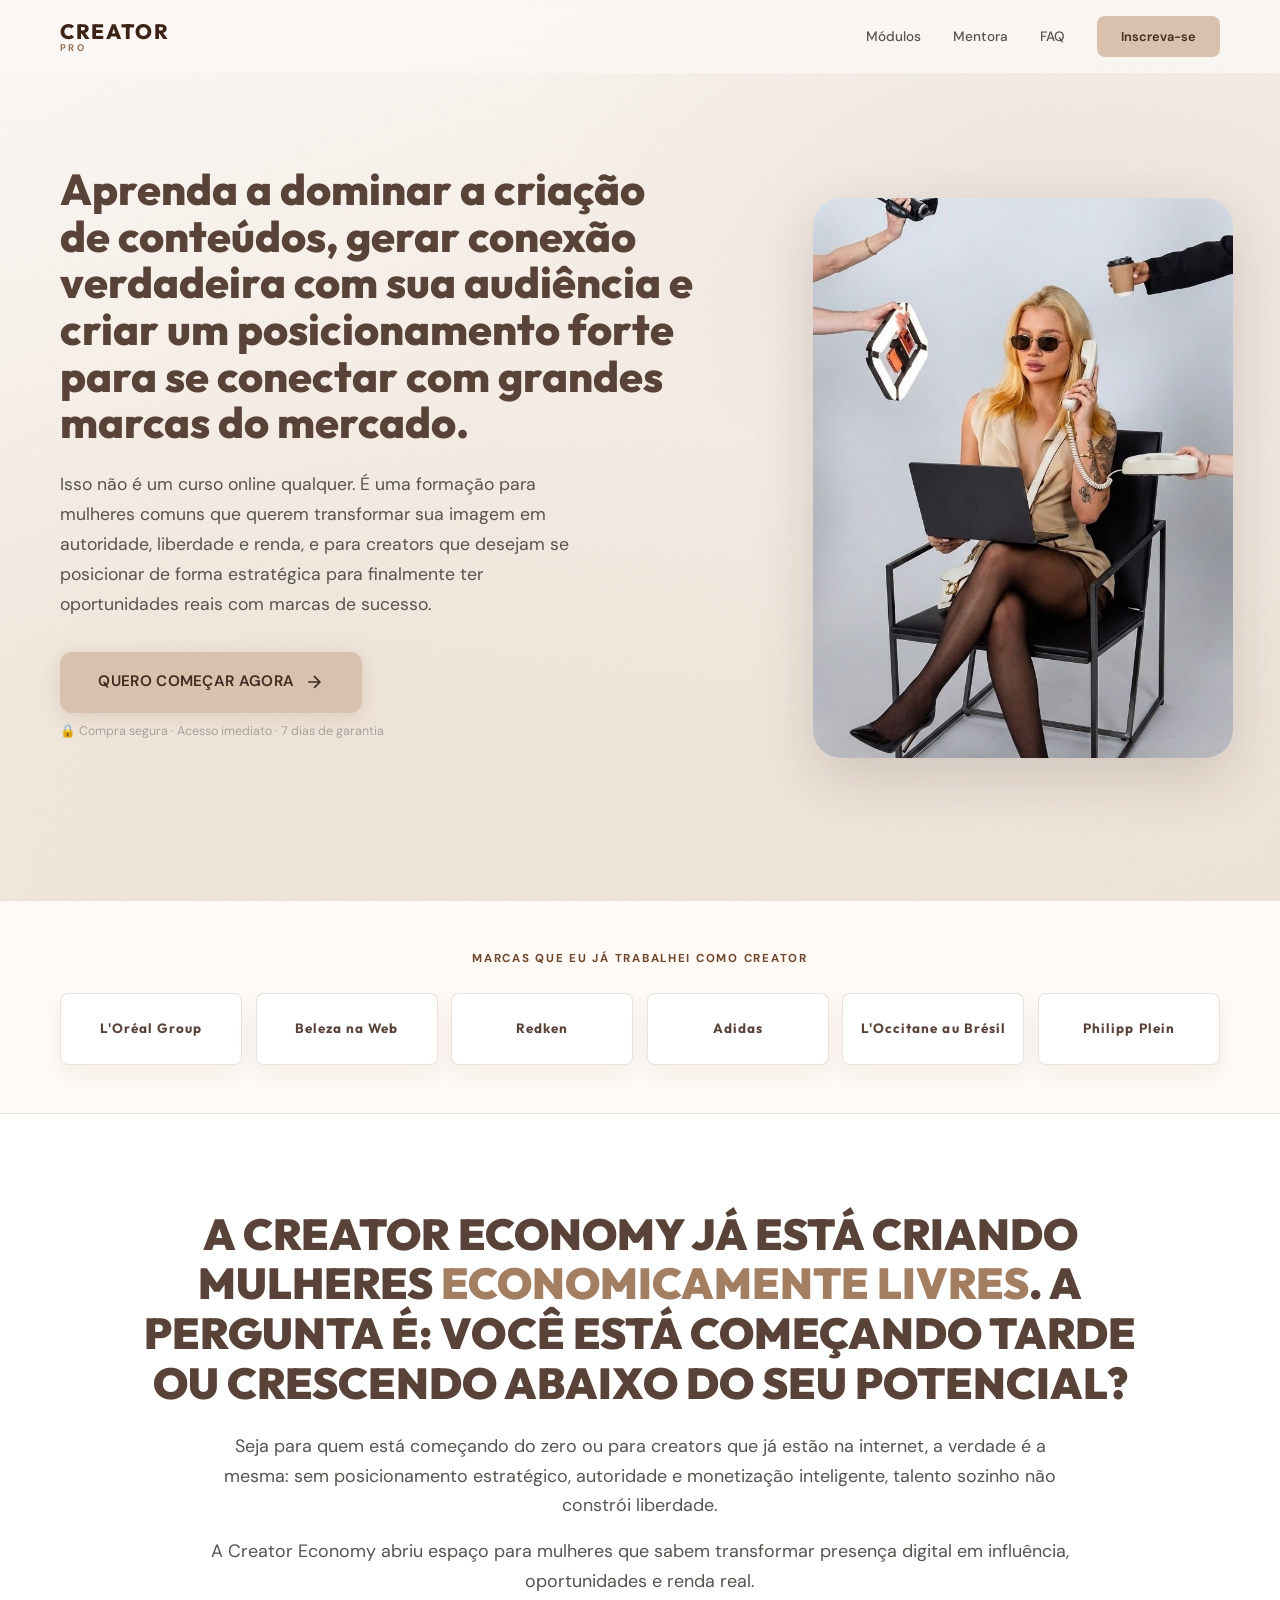
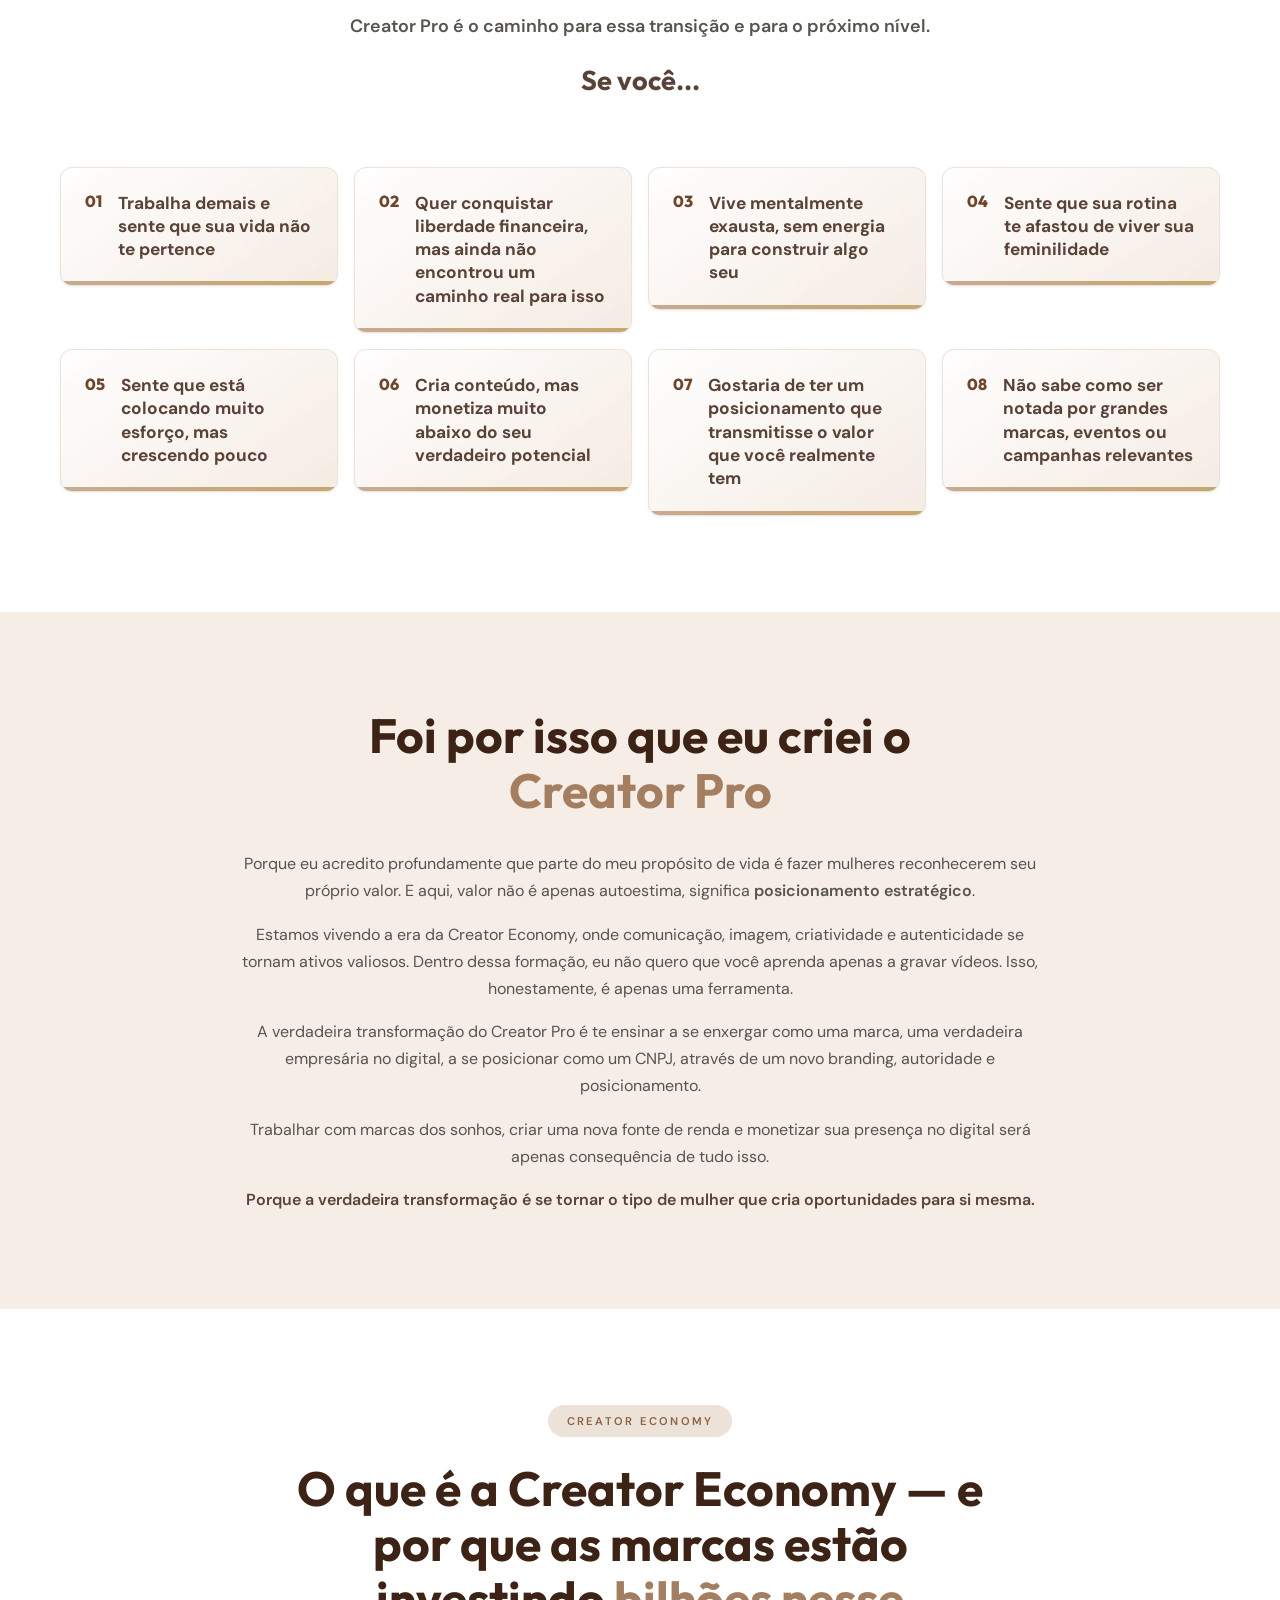
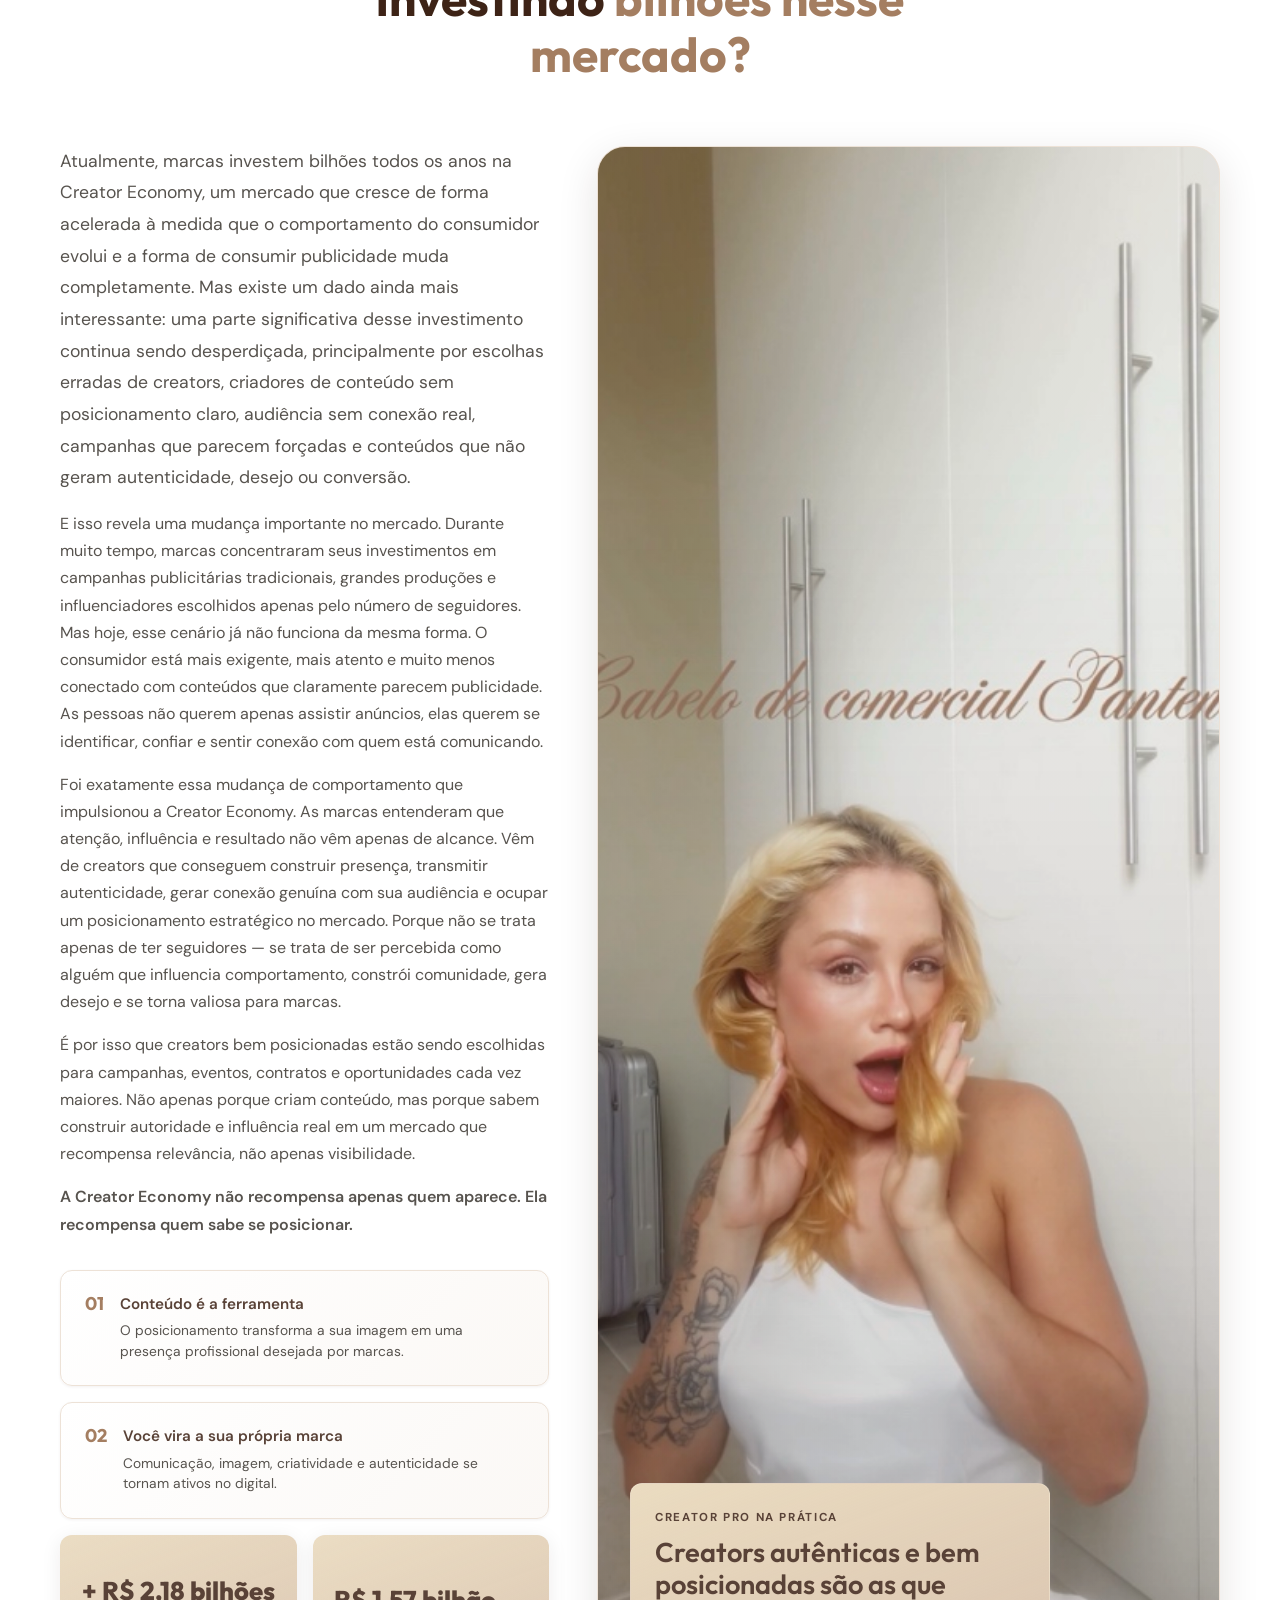
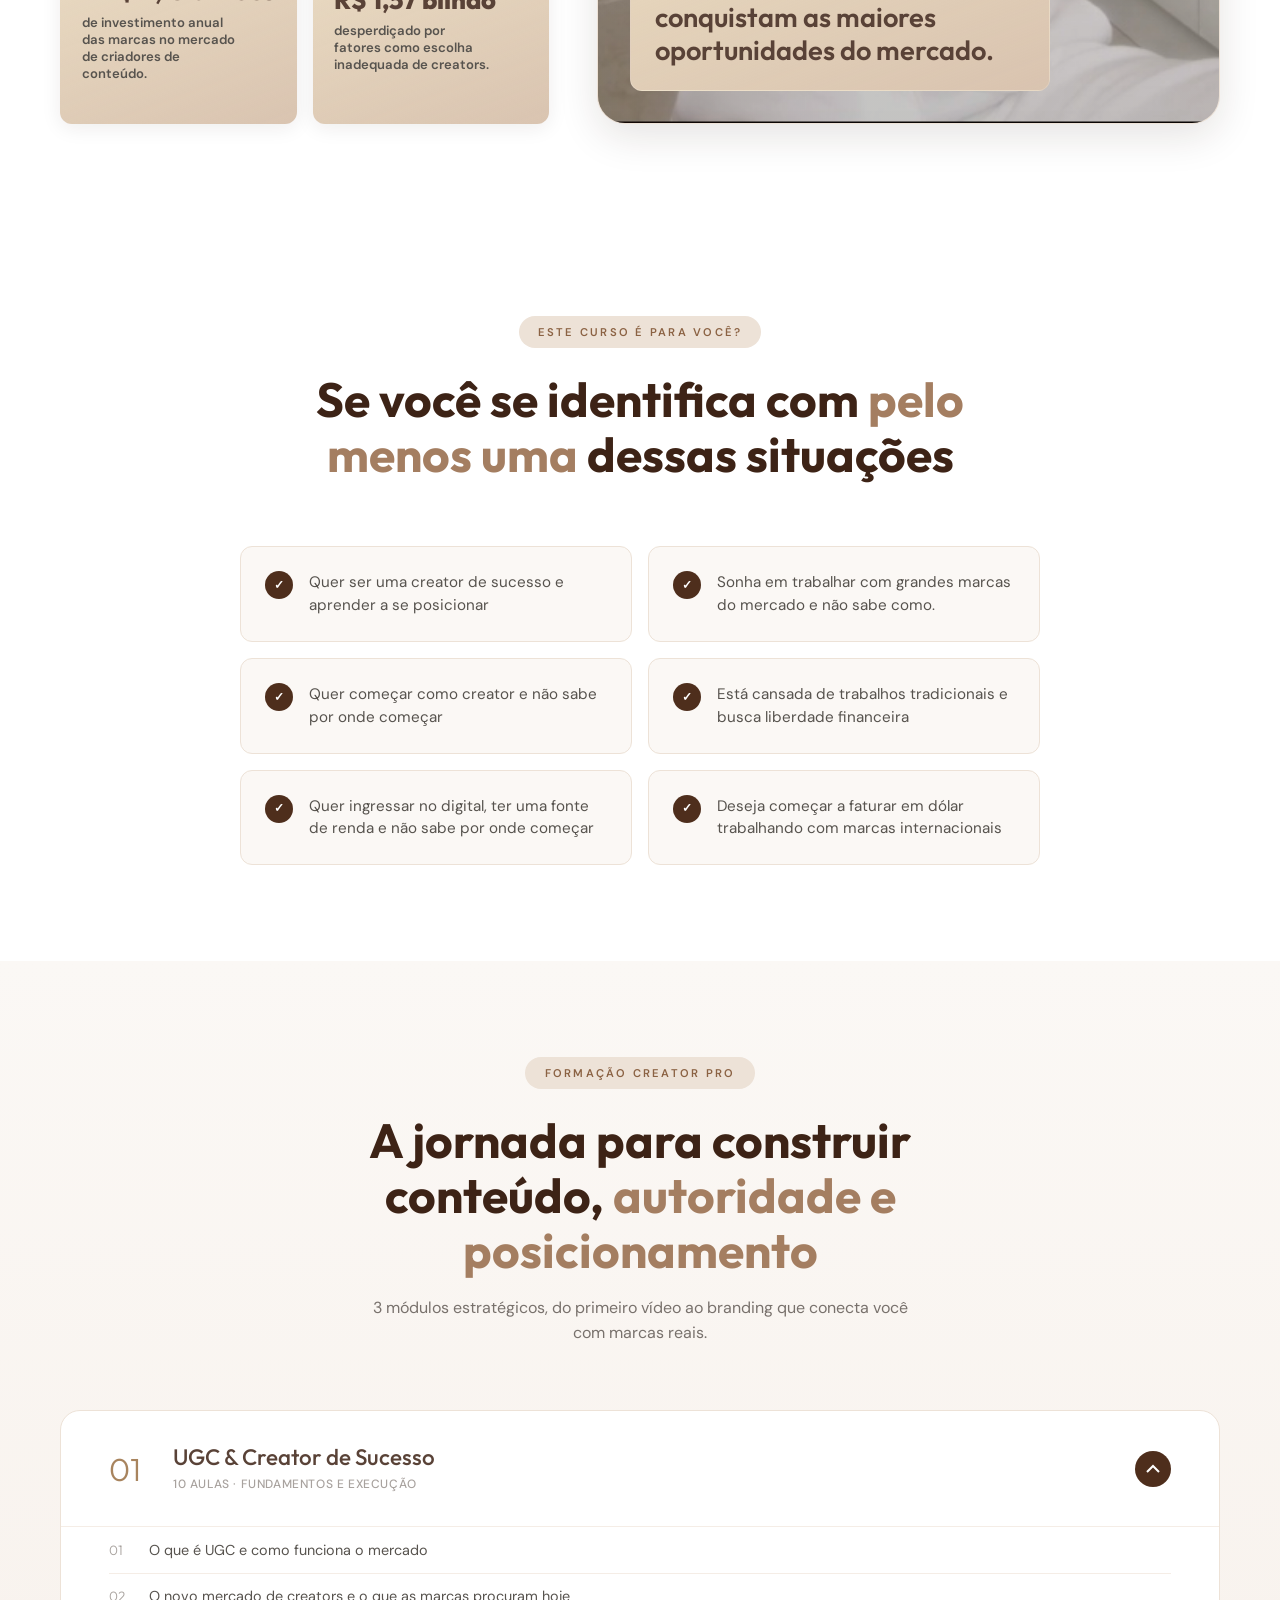
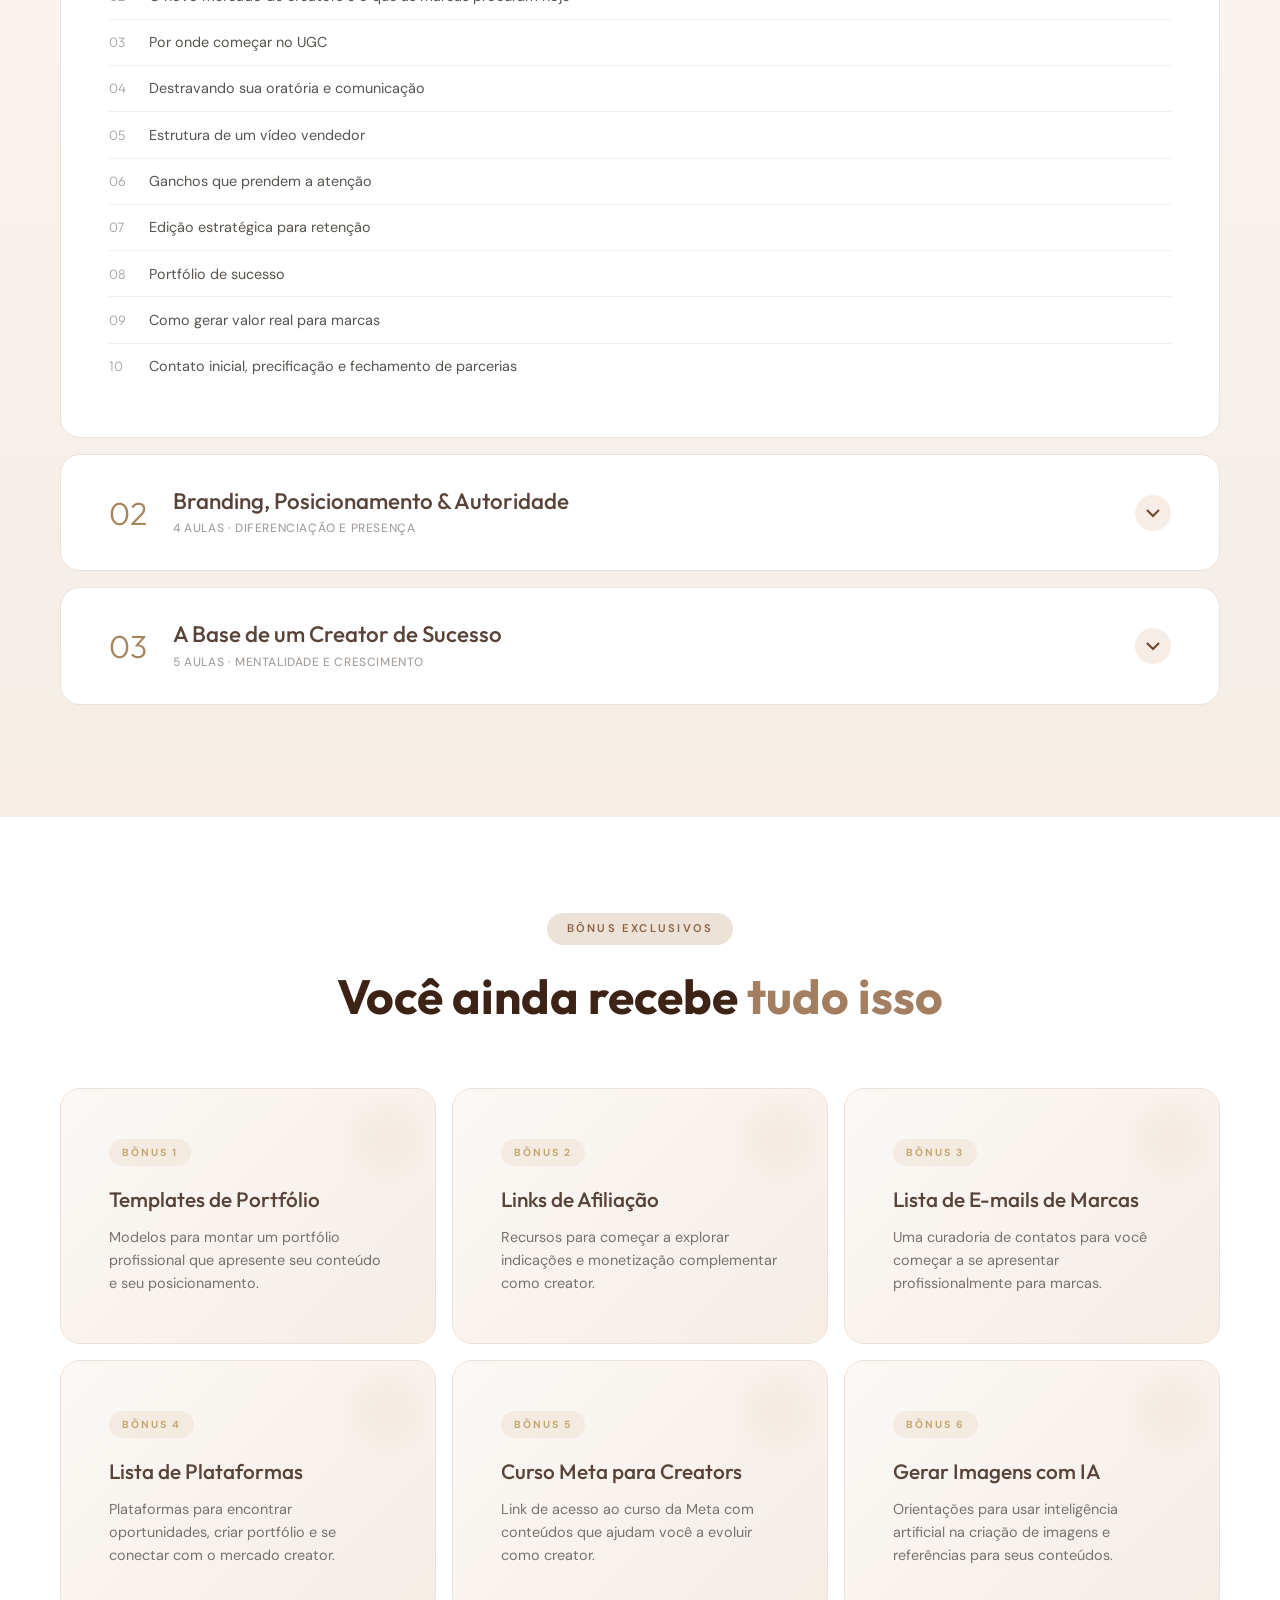
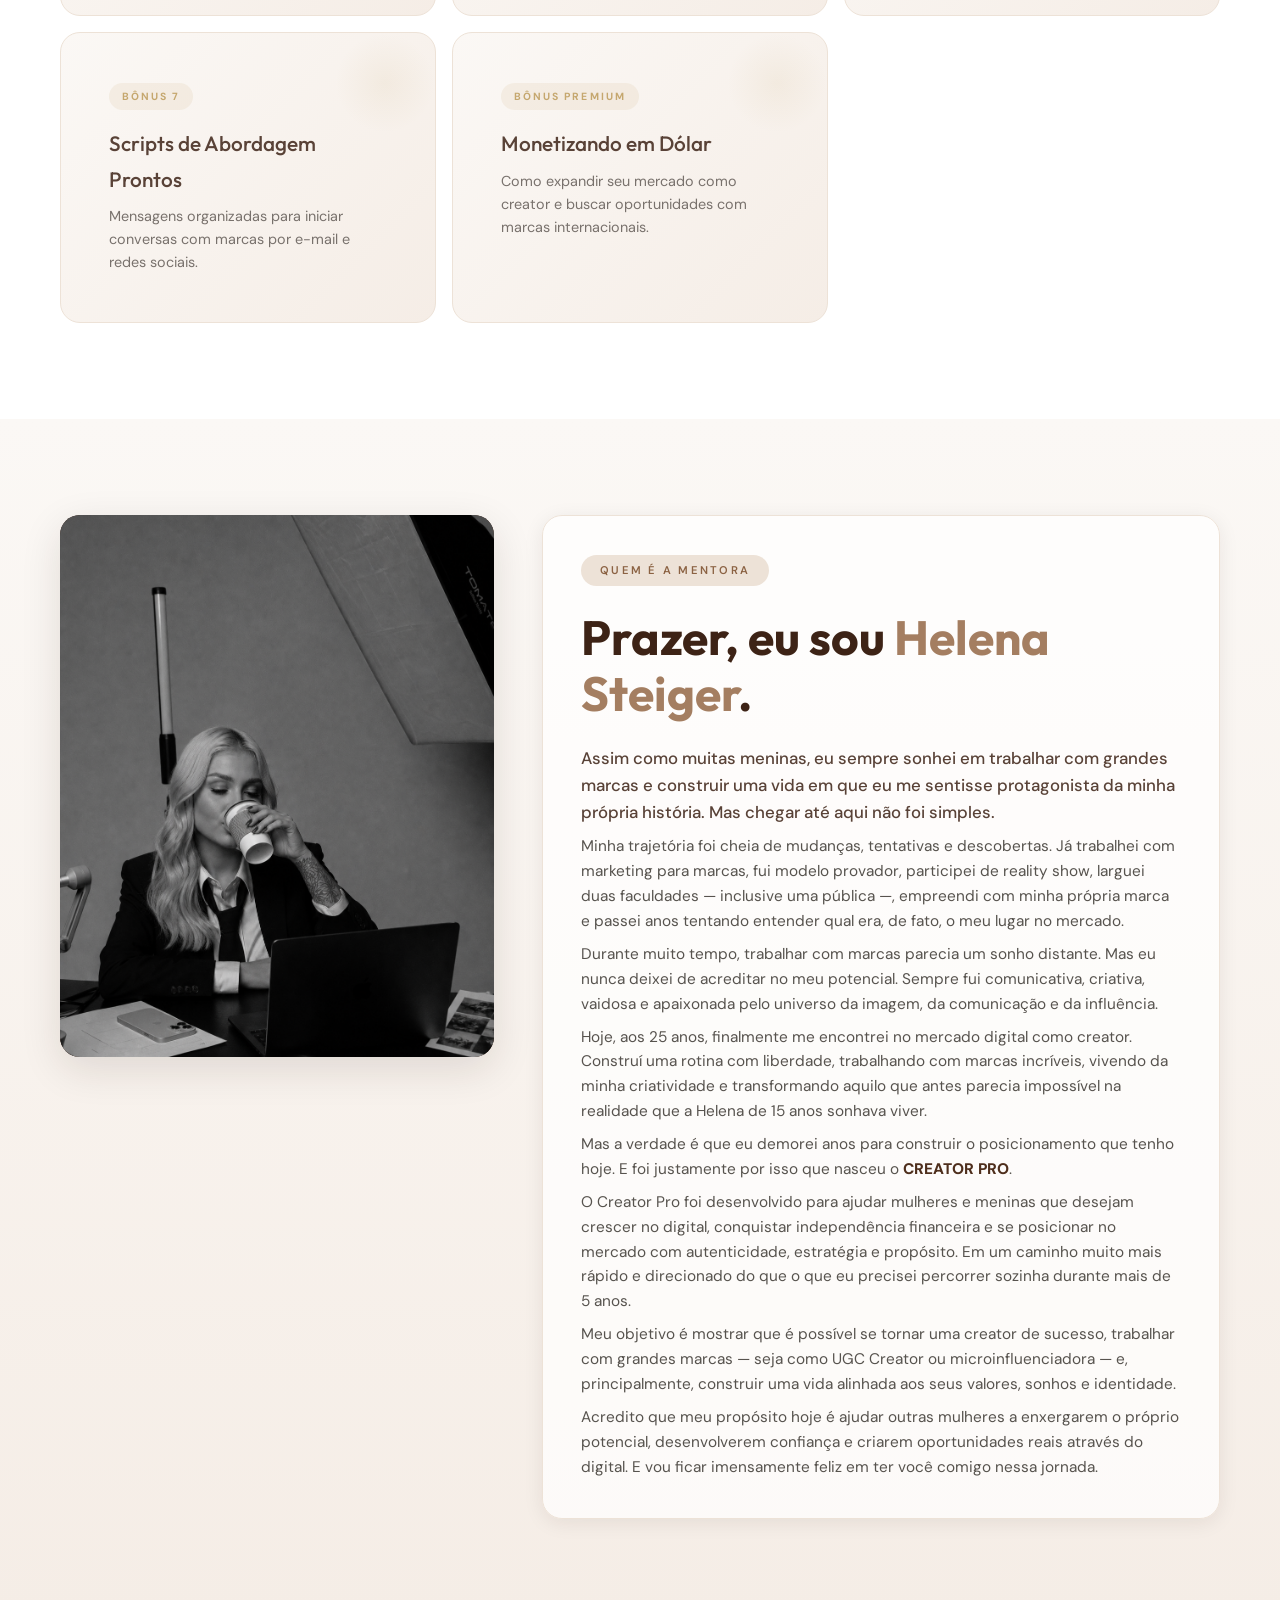
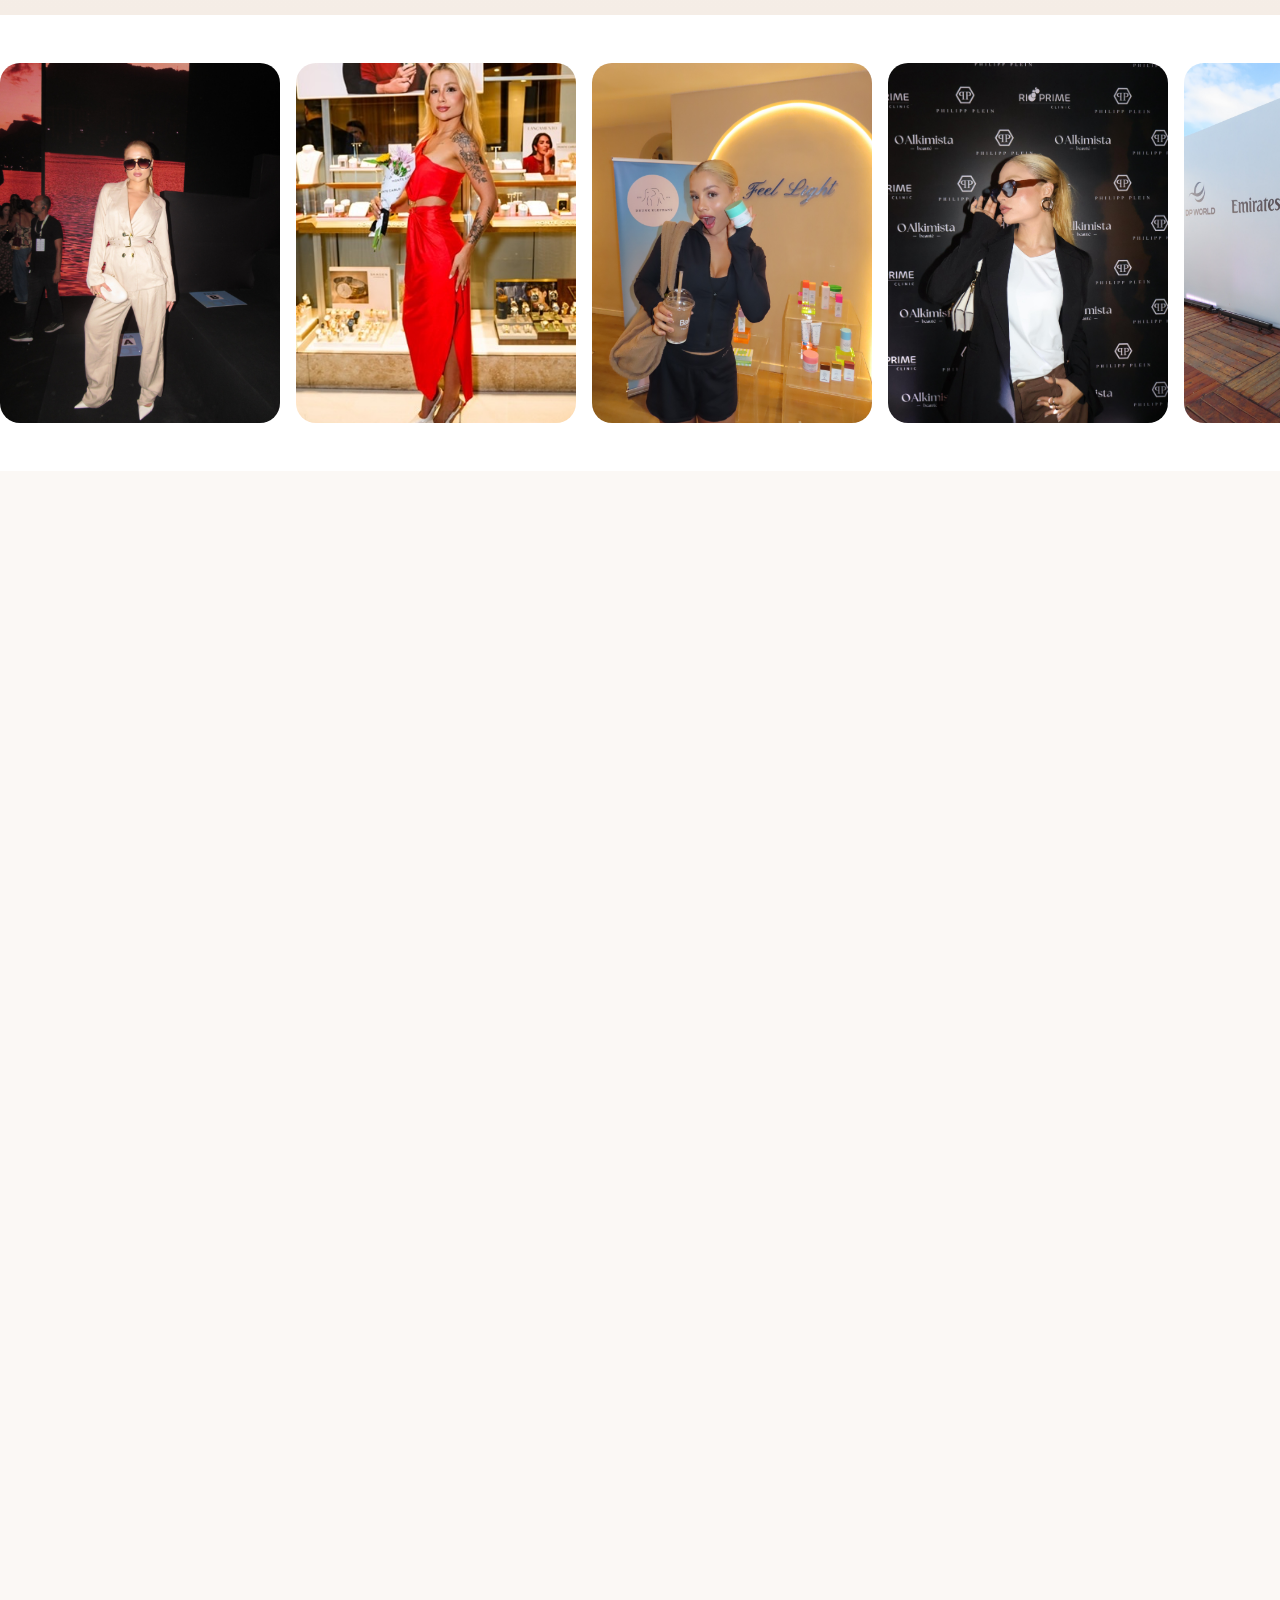
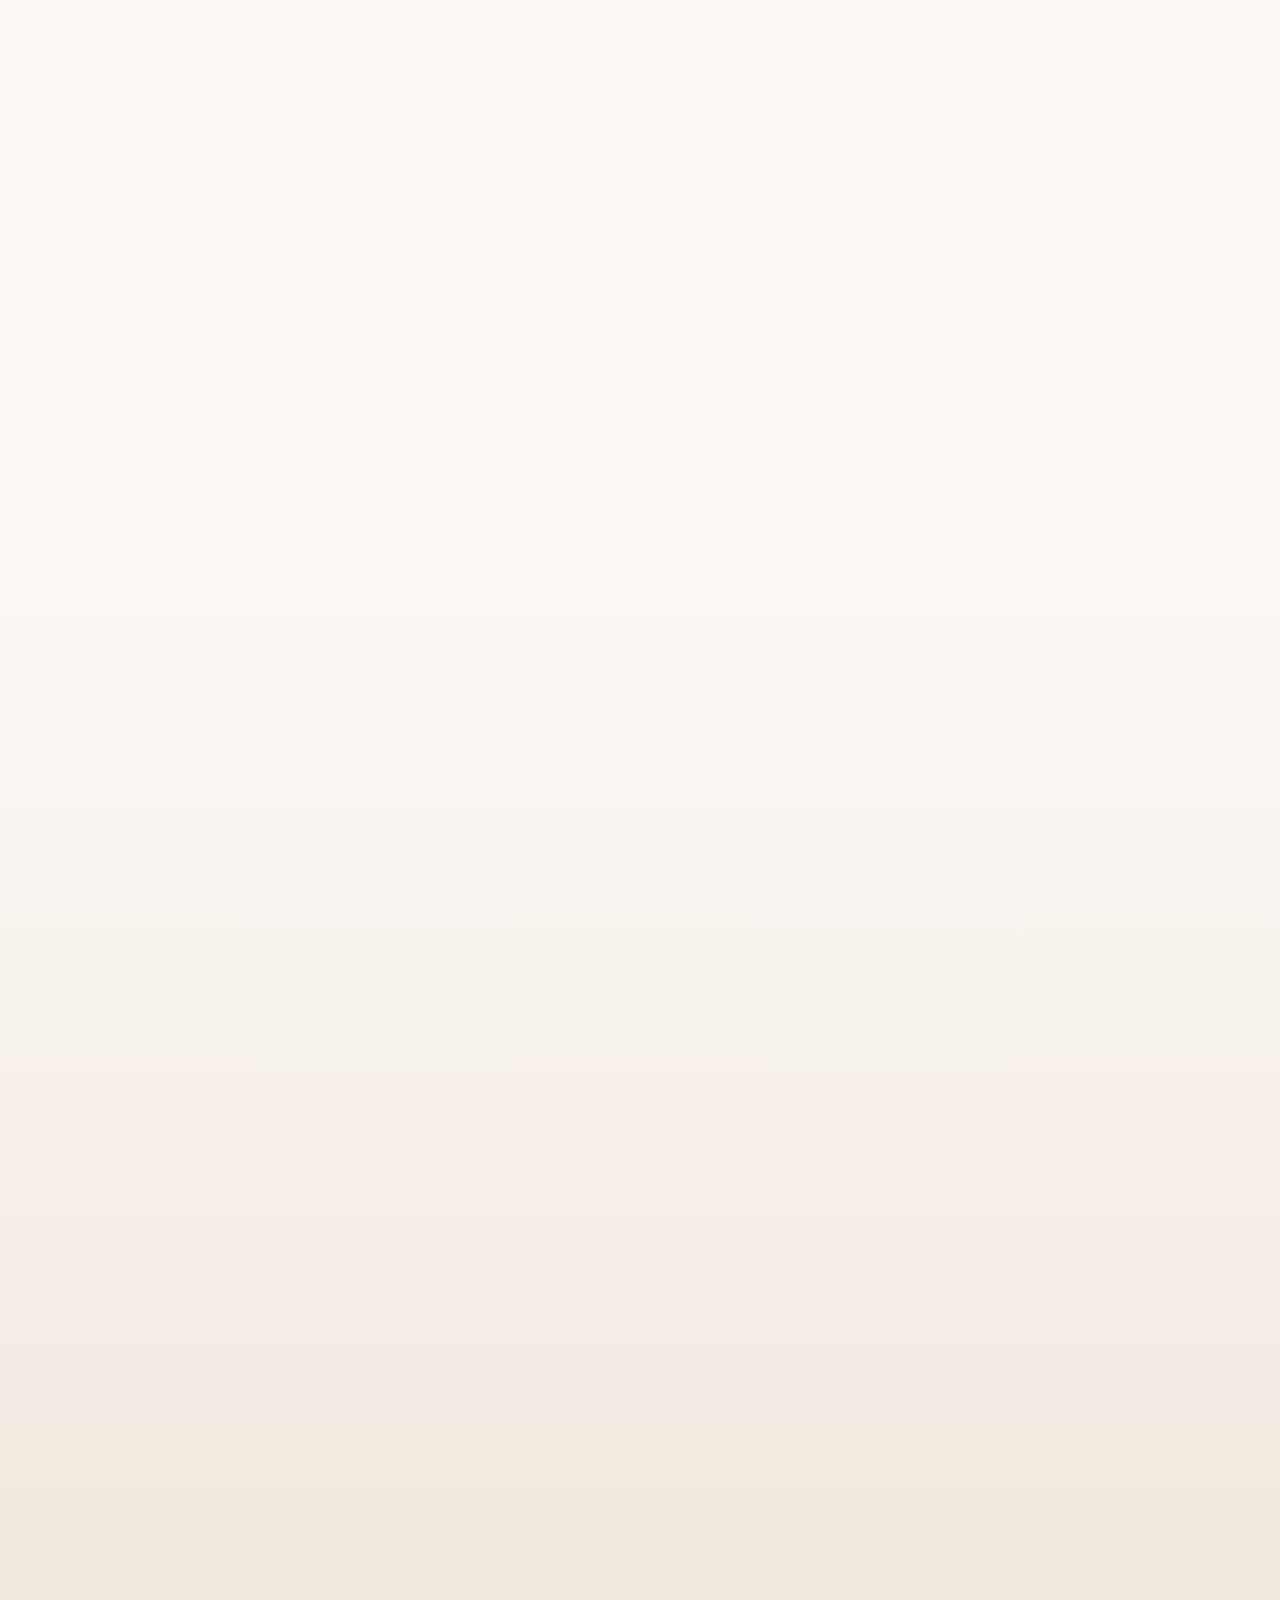
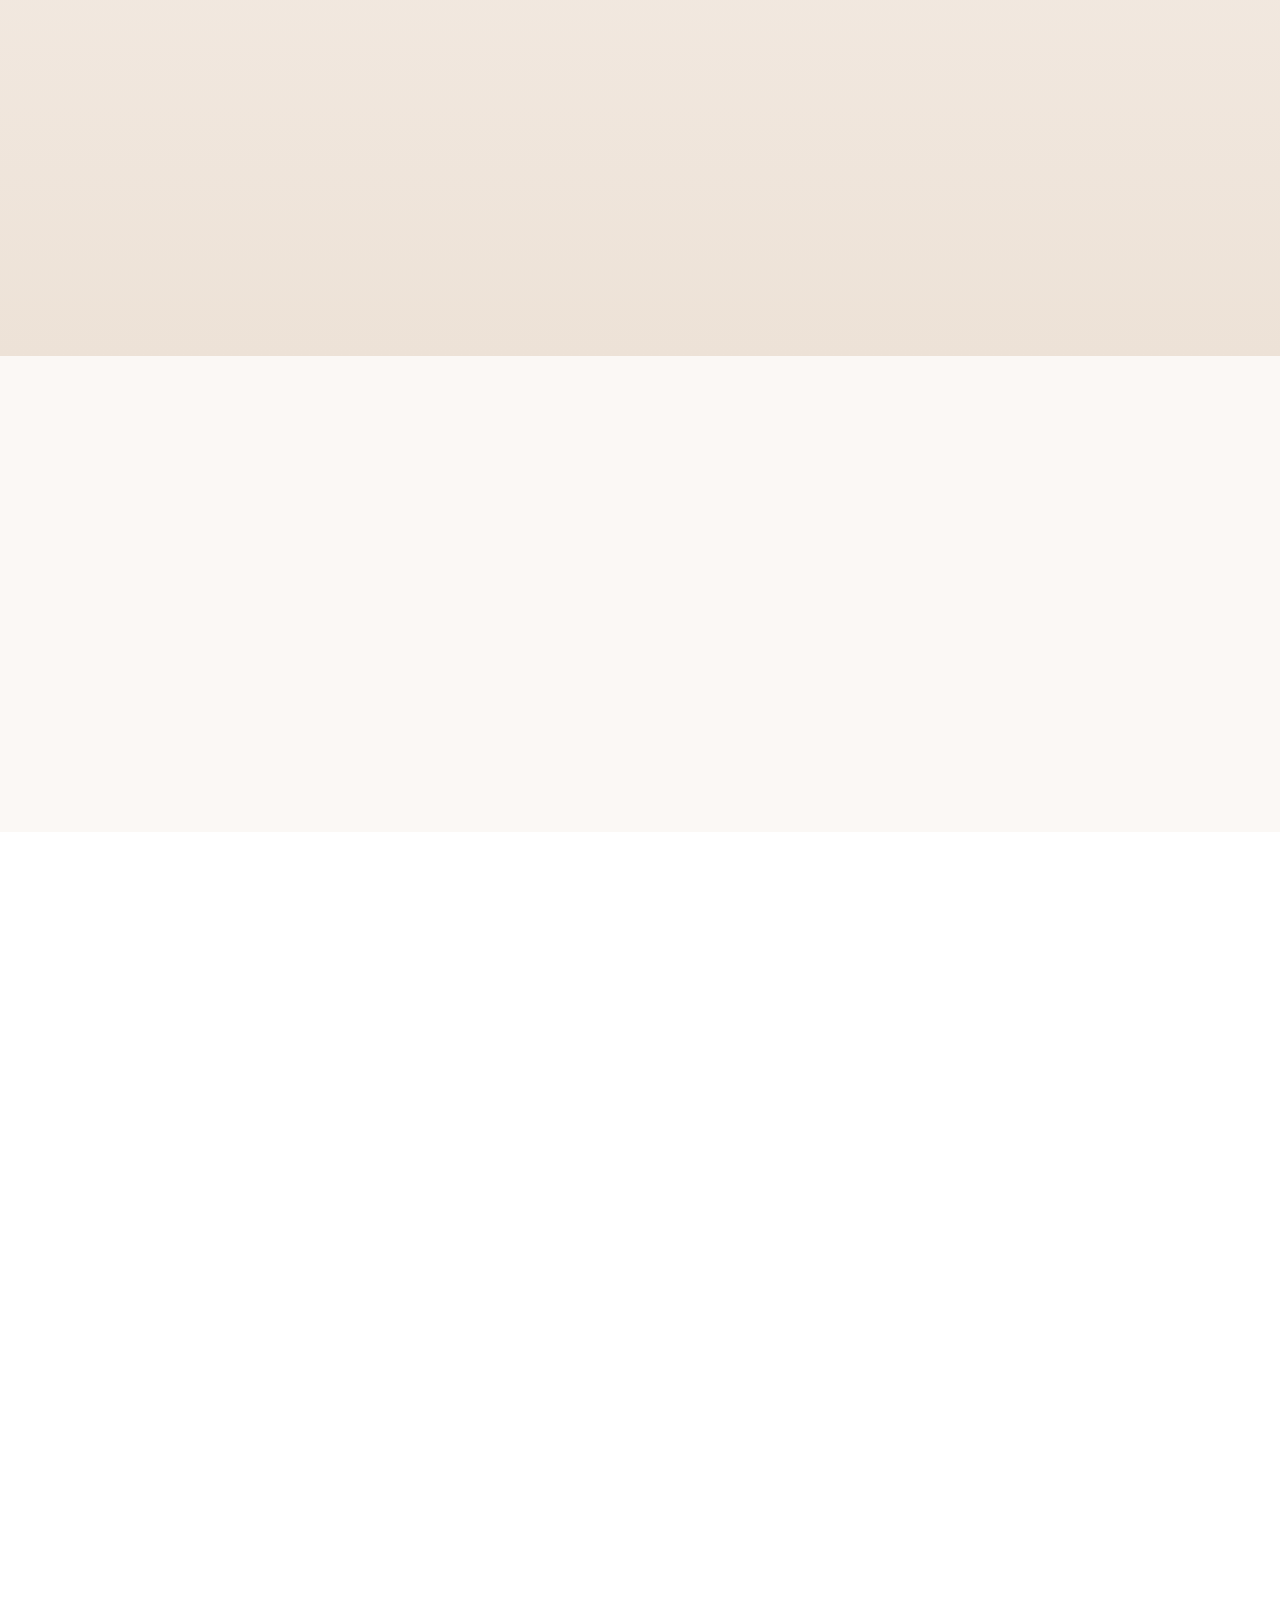
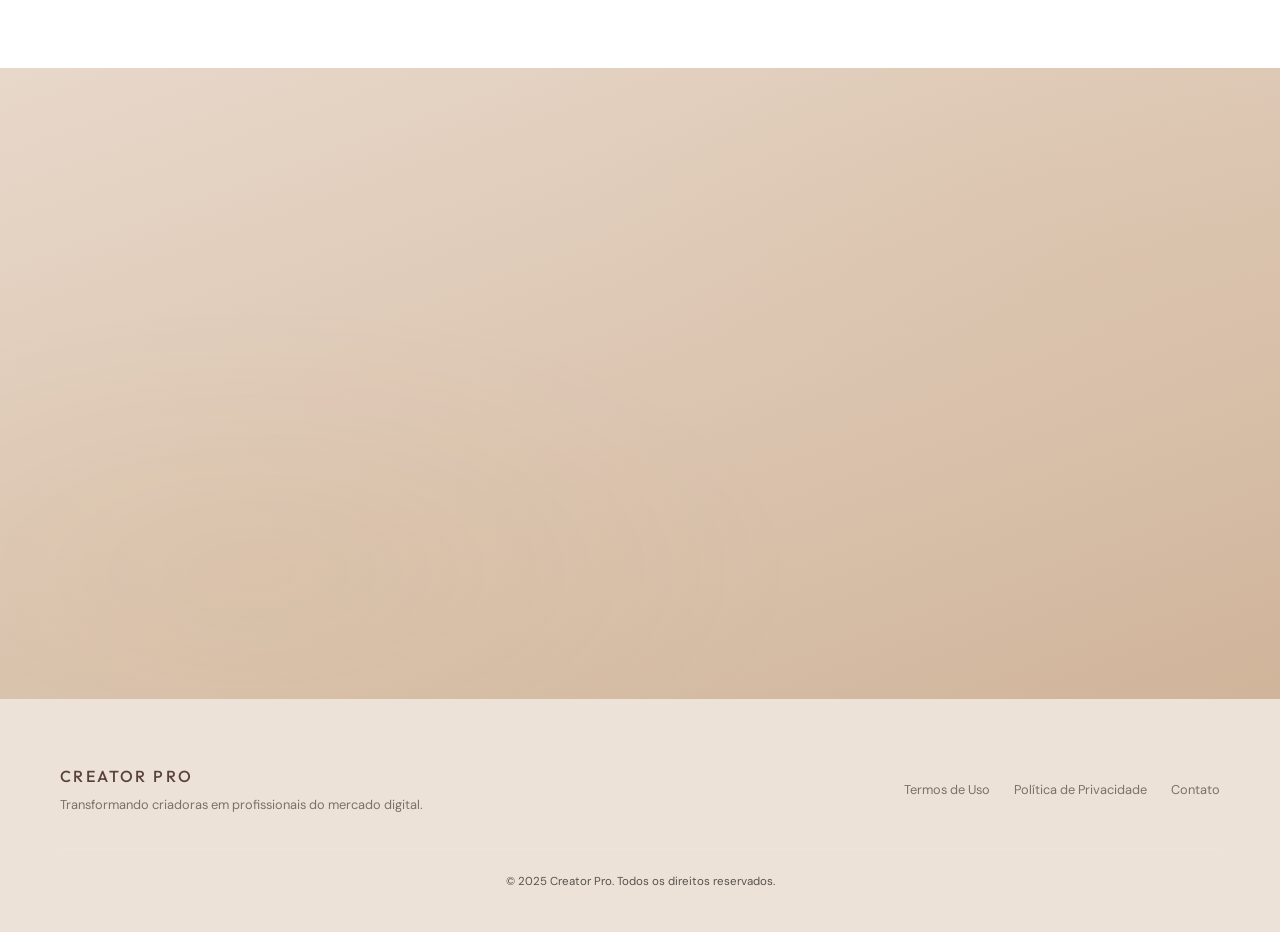
<file: index.html>
<!DOCTYPE html>
<html lang="pt-BR">
<head>
    <meta charset="UTF-8">
    <meta name="viewport" content="width=device-width, initial-scale=1.0">
    <meta name="description" content="Aprenda a ganhar dinheiro criando conteúdo para grandes marcas como UGC Creator. Curso completo com Helena — sem precisar de milhares de seguidores.">
    <meta name="keywords" content="UGC, User Generated Content, criador de conteúdo, curso UGC, ganhar dinheiro online, marketing digital, creator economy">
    <meta name="author" content="Helena">
    <meta property="og:title" content="Creator Pro — Formação UGC Creator">
    <meta property="og:description" content="Transforme seu celular em uma máquina de renda. Aprenda a criar conteúdo para marcas e fature sem precisar de milhares de seguidores.">
    <meta property="og:type" content="website">
    <title>Creator Pro — Formação UGC Creator | Ganhe Dinheiro Criando Conteúdo Para Marcas</title>
    <link rel="preconnect" href="https://fonts.googleapis.com">
    <link rel="preconnect" href="https://fonts.gstatic.com" crossorigin>
    <link href="https://fonts.googleapis.com/css2?family=Outfit:wght@300;400;500;600;700;800;900&family=DM+Sans:ital,opsz,wght@0,9..40,300;0,9..40,400;0,9..40,500;0,9..40,600;0,9..40,700;1,9..40,400&display=swap" rel="stylesheet">
    <link rel="stylesheet" href="styles.css?v=20260526">
</head>
<body>

    <!-- ═══════════════════════════════════════════ -->
    <!-- FLOATING CTA BAR (MOBILE)                  -->
    <!-- ═══════════════════════════════════════════ -->
    <div class="floating-cta" id="floatingCta">
        <a href="/formulario/" class="floating-cta__btn">Quero Começar Agora</a>
    </div>

    <!-- ═══════════════════════════════════════════ -->
    <!-- NAVIGATION                                 -->
    <!-- ═══════════════════════════════════════════ -->
    <nav class="navbar" id="navbar">
        <div class="container navbar__inner">
            <a href="#" class="navbar__logo">
                <span class="navbar__logo-text">CREATOR</span>
                <span class="navbar__logo-sub">PRO</span>
            </a>
            <div class="navbar__links">
                <a href="#modulos" class="navbar__link">Módulos</a>
                <a href="#mentora" class="navbar__link">Mentora</a>
                <a href="#faq" class="navbar__link">FAQ</a>
                <a href="/formulario/" class="navbar__cta">Inscreva-se</a>
            </div>
        </div>
    </nav>

    <!-- ═══════════════════════════════════════════ -->
    <!-- HERO SECTION                               -->
    <!-- ═══════════════════════════════════════════ -->
    <section class="hero" id="hero">
        <div class="hero__bg-overlay"></div>
        <div class="hero__grain"></div>
        <div class="container hero__grid">
            <div class="hero__content" data-animate="fade-up">
                <h1 class="hero__title">
                    Aprenda a dominar a criação de conteúdos, gerar conexão verdadeira com sua audiência e criar um posicionamento forte para se conectar com grandes marcas do mercado.
                </h1>
                <p class="hero__subtitle">
                    Isso não é um curso online qualquer. É uma formação para mulheres comuns que querem transformar sua imagem em autoridade, liberdade e renda, e para creators que desejam se posicionar de forma estratégica para finalmente ter oportunidades reais com marcas de sucesso.
                </p>
                <div class="hero__cta-group">
                    <a href="/formulario/" class="btn btn--primary btn--lg" id="heroCta">
                        <span>QUERO COMEÇAR AGORA</span>
                        <svg width="20" height="20" viewBox="0 0 24 24" fill="none" stroke="currentColor" stroke-width="2"><path d="M5 12h14M12 5l7 7-7 7"/></svg>
                    </a>
                    <p class="hero__cta-note">🔒 Compra segura · Acesso imediato · 7 dias de garantia</p>
                </div>
            </div>
            <div class="hero__image-wrapper" data-animate="fade-left">
                <div class="hero__image-frame">
                    <img src="Helena Hero.jpeg" alt="Helena — UGC Creator e Mentora" class="hero__image" loading="eager">
                </div>
            </div>
        </div>
    </section>

    <!-- ═══════════════════════════════════════════ -->
    <!-- BRAND BAR                                  -->
    <!-- ═══════════════════════════════════════════ -->
    <section class="brand-bar">
        <div class="container">
            <p class="brand-bar__text">Marcas que eu já trabalhei como creator</p>
            <div class="brand-bar__logos">
                <span class="brand-bar__logo">L'Oréal Group</span>
                <span class="brand-bar__logo">Beleza na Web</span>
                <span class="brand-bar__logo">Redken</span>
                <span class="brand-bar__logo">Adidas</span>
                <span class="brand-bar__logo">L'Occitane au Brésil</span>
                <span class="brand-bar__logo">Philipp Plein</span>
            </div>
        </div>
    </section>

    <!-- ═══════════════════════════════════════════ -->
    <!-- PAIN POINTS                                -->
    <!-- ═══════════════════════════════════════════ -->
    <section class="pain-points">
        <div class="container">
            <div class="pain-points__header" data-animate="fade-up">
                <h2 class="pain-points__title">
                    A Creator Economy já está criando mulheres <em>economicamente livres</em>. A pergunta é: você está começando tarde ou crescendo abaixo do seu potencial?
                </h2>
                <div class="pain-points__subtitle">
                    <p>Seja para quem está começando do zero ou para creators que já estão na internet, a verdade é a mesma: sem posicionamento estratégico, autoridade e monetização inteligente, talento sozinho não constrói liberdade.</p>
                    <p>A Creator Economy abriu espaço para mulheres que sabem transformar presença digital em influência, oportunidades e renda real.</p>
                    <p><strong>Creator Pro é o caminho para essa transição e para o próximo nível.</strong></p>
                    <p class="pain-points__prompt">Se você...</p>
                </div>
            </div>
            <div class="pain-points__grid" data-animate="fade-up">
                <article class="pain-card">
                    <p class="pain-card__text">Trabalha demais e sente que sua vida não te pertence</p>
                </article>
                <article class="pain-card">
                    <p class="pain-card__text">Quer conquistar liberdade financeira, mas ainda não encontrou um caminho real para isso</p>
                </article>
                <article class="pain-card">
                    <p class="pain-card__text">Vive mentalmente exausta, sem energia para construir algo seu</p>
                </article>
                <article class="pain-card">
                    <p class="pain-card__text">Sente que sua rotina te afastou de viver sua feminilidade</p>
                </article>
                <article class="pain-card">
                    <p class="pain-card__text">Sente que está colocando muito esforço, mas crescendo pouco</p>
                </article>
                <article class="pain-card">
                    <p class="pain-card__text">Cria conteúdo, mas monetiza muito abaixo do seu verdadeiro potencial</p>
                </article>
                <article class="pain-card">
                    <p class="pain-card__text">Gostaria de ter um posicionamento que transmitisse o valor que você realmente tem</p>
                </article>
                <article class="pain-card">
                    <p class="pain-card__text">Não sabe como ser notada por grandes marcas, eventos ou campanhas relevantes</p>
                </article>
            </div>
        </div>
    </section>

    <section class="manifesto">
        <div class="container manifesto__grid">
            <div class="manifesto__heading" data-animate="fade-up">
                <h2 class="section-title section-title--left">Foi por isso que eu criei o <em>Creator Pro</em></h2>
            </div>
            <div class="manifesto__body" data-animate="fade-up">
                <p>Porque eu acredito profundamente que parte do meu propósito de vida é fazer mulheres reconhecerem seu próprio valor. E aqui, valor não é apenas autoestima, significa <strong>posicionamento estratégico</strong>.</p>
                <p>Estamos vivendo a era da Creator Economy, onde comunicação, imagem, criatividade e autenticidade se tornam ativos valiosos. Dentro dessa formação, eu não quero que você aprenda apenas a gravar vídeos. Isso, honestamente, é apenas uma ferramenta.</p>
                <p>A verdadeira transformação do Creator Pro é te ensinar a se enxergar como uma marca, uma verdadeira empresária no digital, a se posicionar como um CNPJ, através de um novo branding, autoridade e posicionamento.</p>
                <p>Trabalhar com marcas dos sonhos, criar uma nova fonte de renda e monetizar sua presença no digital será apenas consequência de tudo isso.</p>
                <p class="manifesto__closing">Porque a verdadeira transformação é se tornar o tipo de mulher que cria oportunidades para si mesma.</p>
            </div>
        </div>
    </section>

    <!-- ═══════════════════════════════════════════ -->
    <!-- O PODER DO UGC                             -->
    <!-- ═══════════════════════════════════════════ -->
    <section class="ugc-power" id="ugc">
        <div class="container">
            <div class="section-header" data-animate="fade-up">
                <span class="section-tag">Creator Economy</span>
                <h2 class="section-title">O que é a Creator Economy — e por que as marcas estão investindo <em>bilhões nesse mercado?</em></h2>
            </div>
            <div class="ugc-power__grid">
                <div class="ugc-power__text" data-animate="fade-up">
                    <p class="ugc-power__lead">
                        Atualmente, marcas investem bilhões todos os anos na Creator Economy, um mercado que cresce de forma acelerada à medida que o comportamento do consumidor evolui e a forma de consumir publicidade muda completamente. Mas existe um dado ainda mais interessante: uma parte significativa desse investimento continua sendo desperdiçada, principalmente por escolhas erradas de creators, criadores de conteúdo sem posicionamento claro, audiência sem conexão real, campanhas que parecem forçadas e conteúdos que não geram autenticidade, desejo ou conversão.
                    </p>
                    <p>
                        E isso revela uma mudança importante no mercado. Durante muito tempo, marcas concentraram seus investimentos em campanhas publicitárias tradicionais, grandes produções e influenciadores escolhidos apenas pelo número de seguidores. Mas hoje, esse cenário já não funciona da mesma forma. O consumidor está mais exigente, mais atento e muito menos conectado com conteúdos que claramente parecem publicidade. As pessoas não querem apenas assistir anúncios, elas querem se identificar, confiar e sentir conexão com quem está comunicando.
                    </p>
                    <p>
                        Foi exatamente essa mudança de comportamento que impulsionou a Creator Economy. As marcas entenderam que atenção, influência e resultado não vêm apenas de alcance. Vêm de creators que conseguem construir presença, transmitir autenticidade, gerar conexão genuína com sua audiência e ocupar um posicionamento estratégico no mercado. Porque não se trata apenas de ter seguidores — se trata de ser percebida como alguém que influencia comportamento, constrói comunidade, gera desejo e se torna valiosa para marcas.
                    </p>
                    <p>
                        É por isso que creators bem posicionadas estão sendo escolhidas para campanhas, eventos, contratos e oportunidades cada vez maiores. Não apenas porque criam conteúdo, mas porque sabem construir autoridade e influência real em um mercado que recompensa relevância, não apenas visibilidade.
                    </p>
                    <p>
                        <strong>A Creator Economy não recompensa apenas quem aparece. Ela recompensa quem sabe se posicionar.</strong>
                    </p>
                    <div class="ugc-power__highlights">
                        <div class="ugc-highlight">
                            <span class="ugc-highlight__number">01</span>
                            <div>
                                <strong>Conteúdo é a ferramenta</strong>
                                <p>O posicionamento transforma a sua imagem em uma presença profissional desejada por marcas.</p>
                            </div>
                        </div>
                        <div class="ugc-highlight">
                            <span class="ugc-highlight__number">02</span>
                            <div>
                                <strong>Você vira a sua própria marca</strong>
                                <p>Comunicação, imagem, criatividade e autenticidade se tornam ativos no digital.</p>
                            </div>
                        </div>
                    </div>
                    <div class="ugc-power__summary">
                        <div class="ugc-summary__item">
                            <strong class="ugc-summary__phrase">+ R$ 2,18 bilhões</strong>
                            <span>de investimento anual das marcas no mercado de criadores de conteúdo.</span>
                        </div>
                        <div class="ugc-summary__item">
                            <strong class="ugc-summary__phrase">R$ 1,57 bilhão</strong>
                            <span>desperdiçado por fatores como escolha inadequada de creators.</span>
                        </div>
                    </div>
                </div>
                <div class="ugc-power__visual" data-animate="fade-up">
                    <img src="helenacard.jpg" alt="Helena criando conteúdo como creator" class="ugc-power__visual-image" loading="eager">
                    <div class="ugc-power__visual-card">
                        <span>Creator Pro na prática</span>
                        <strong>Creators autênticas e bem posicionadas são as que conquistam as maiores oportunidades do mercado.</strong>
                    </div>
                </div>
            </div>
        </div>
    </section>

    <!-- ═══════════════════════════════════════════ -->
    <!-- PARA QUEM É                                -->
    <!-- ═══════════════════════════════════════════ -->
    <section class="for-who">
        <div class="container">
            <div class="section-header" data-animate="fade-up">
                <span class="section-tag">Este Curso É Para Você?</span>
                <h2 class="section-title">Se você se identifica com <em>pelo menos uma</em> dessas situações</h2>
            </div>
            <div class="for-who__grid" data-animate="fade-up">
                <div class="for-who__item">
                    <div class="for-who__check">✓</div>
                    <p>Quer ser uma creator de sucesso e aprender a se posicionar</p>
                </div>
                <div class="for-who__item">
                    <div class="for-who__check">✓</div>
                    <p>Sonha em trabalhar com grandes marcas do mercado e não sabe como.</p>
                </div>
                <div class="for-who__item">
                    <div class="for-who__check">✓</div>
                    <p>Quer começar como creator e não sabe por onde começar</p>
                </div>
                <div class="for-who__item">
                    <div class="for-who__check">✓</div>
                    <p>Está cansada de trabalhos tradicionais e busca liberdade financeira</p>
                </div>
                <div class="for-who__item">
                    <div class="for-who__check">✓</div>
                    <p>Quer ingressar no digital, ter uma fonte de renda e não sabe por onde começar</p>
                </div>
                <div class="for-who__item">
                    <div class="for-who__check">✓</div>
                    <p>Deseja começar a faturar em dólar trabalhando com marcas internacionais</p>
                </div>
            </div>
        </div>
    </section>

    <!-- ═══════════════════════════════════════════ -->
    <!-- MÓDULOS DO CURSO                           -->
    <!-- ═══════════════════════════════════════════ -->
    <section class="modules" id="modulos">
        <div class="container">
            <div class="section-header" data-animate="fade-up">
                <span class="section-tag">Formação Creator Pro</span>
                <h2 class="section-title">A jornada para construir conteúdo, <em>autoridade e posicionamento</em></h2>
                <p class="section-subtitle">3 módulos estratégicos, do primeiro vídeo ao branding que conecta você com marcas reais.</p>
            </div>

            <!-- MODULE 1 -->
            <div class="module" data-animate="fade-up">
                <div class="module__header">
                    <div class="module__number">01</div>
                    <div class="module__info">
                        <h3 class="module__title">UGC & Creator de Sucesso</h3>
                        <span class="module__meta">10 aulas · Fundamentos e execução</span>
                    </div>
                    <button class="module__toggle" aria-label="Expandir módulo" data-module="1">
                        <svg width="24" height="24" viewBox="0 0 24 24" fill="none" stroke="currentColor" stroke-width="2"><path d="M6 9l6 6 6-6"/></svg>
                    </button>
                </div>
                <div class="module__content" id="module-1">
                    <ul class="module__lessons">
                        <li class="module__lesson">
                            <span class="module__lesson-num">01</span>
                            <span class="module__lesson-title">O que é UGC e como funciona o mercado</span>
                        </li>
                        <li class="module__lesson">
                            <span class="module__lesson-num">02</span>
                            <span class="module__lesson-title">O novo mercado de creators e o que as marcas procuram hoje</span>
                        </li>
                        <li class="module__lesson">
                            <span class="module__lesson-num">03</span>
                            <span class="module__lesson-title">Por onde começar no UGC</span>
                        </li>
                        <li class="module__lesson">
                            <span class="module__lesson-num">04</span>
                            <span class="module__lesson-title">Destravando sua oratória e comunicação</span>
                        </li>
                        <li class="module__lesson">
                            <span class="module__lesson-num">05</span>
                            <span class="module__lesson-title">Estrutura de um vídeo vendedor</span>
                        </li>
                        <li class="module__lesson">
                            <span class="module__lesson-num">06</span>
                            <span class="module__lesson-title">Ganchos que prendem a atenção</span>
                        </li>
                        <li class="module__lesson">
                            <span class="module__lesson-num">07</span>
                            <span class="module__lesson-title">Edição estratégica para retenção</span>
                        </li>
                        <li class="module__lesson">
                            <span class="module__lesson-num">08</span>
                            <span class="module__lesson-title">Portfólio de sucesso</span>
                        </li>
                        <li class="module__lesson">
                            <span class="module__lesson-num">09</span>
                            <span class="module__lesson-title">Como gerar valor real para marcas</span>
                        </li>
                        <li class="module__lesson">
                            <span class="module__lesson-num">10</span>
                            <span class="module__lesson-title">Contato inicial, precificação e fechamento de parcerias</span>
                        </li>
                    </ul>
                </div>
            </div>

            <!-- MODULE 2 -->
            <div class="module" data-animate="fade-up">
                <div class="module__header">
                    <div class="module__number">02</div>
                    <div class="module__info">
                        <h3 class="module__title">Branding, Posicionamento & Autoridade</h3>
                        <span class="module__meta">4 aulas · Diferenciação e presença</span>
                    </div>
                    <button class="module__toggle" aria-label="Expandir módulo" data-module="2">
                        <svg width="24" height="24" viewBox="0 0 24 24" fill="none" stroke="currentColor" stroke-width="2"><path d="M6 9l6 6 6-6"/></svg>
                    </button>
                </div>
                <div class="module__content" id="module-2">
                    <ul class="module__lessons">
                        <li class="module__lesson">
                            <span class="module__lesson-num">01</span>
                            <span class="module__lesson-title">Posicionamento que atrai marcas</span>
                        </li>
                        <li class="module__lesson">
                            <span class="module__lesson-num">02</span>
                            <span class="module__lesson-title">Rebranding: transformando sua imagem e presença digital</span>
                        </li>
                        <li class="module__lesson">
                            <span class="module__lesson-num">03</span>
                            <span class="module__lesson-title">Construindo autoridade e uma comunidade forte</span>
                        </li>
                        <li class="module__lesson">
                            <span class="module__lesson-num">04</span>
                            <span class="module__lesson-title">Networking estratégico e fábrica de contatos com marcas</span>
                        </li>
                    </ul>
                </div>
            </div>

            <!-- MODULE 3 -->
            <div class="module" data-animate="fade-up">
                <div class="module__header">
                    <div class="module__number">03</div>
                    <div class="module__info">
                        <h3 class="module__title">A Base de um Creator de Sucesso</h3>
                        <span class="module__meta">5 aulas · Mentalidade e crescimento</span>
                    </div>
                    <button class="module__toggle" aria-label="Expandir módulo" data-module="3">
                        <svg width="24" height="24" viewBox="0 0 24 24" fill="none" stroke="currentColor" stroke-width="2"><path d="M6 9l6 6 6-6"/></svg>
                    </button>
                </div>
                <div class="module__content" id="module-3">
                    <ul class="module__lessons">
                        <li class="module__lesson">
                            <span class="module__lesson-num">01</span>
                            <span class="module__lesson-title">Mentalidade na prática</span>
                        </li>
                        <li class="module__lesson">
                            <span class="module__lesson-num">02</span>
                            <span class="module__lesson-title">Como vencer a insegurança e começar a gravar</span>
                        </li>
                        <li class="module__lesson">
                            <span class="module__lesson-num">03</span>
                            <span class="module__lesson-title">Otimizando sua rotina e produtividade</span>
                        </li>
                        <li class="module__lesson">
                            <span class="module__lesson-num">04</span>
                            <span class="module__lesson-title">Disciplina, constância e crescimento no digital</span>
                        </li>
                        <li class="module__lesson">
                            <span class="module__lesson-num">05</span>
                            <span class="module__lesson-title">Espiritualidade, propósito e visão de futuro</span>
                        </li>
                    </ul>
                </div>
            </div>
        </div>
    </section>

    <!-- ═══════════════════════════════════════════ -->
    <!-- BÔNUS                                      -->
    <!-- ═══════════════════════════════════════════ -->
    <section class="bonuses">
        <div class="container">
            <div class="section-header" data-animate="fade-up">
                <span class="section-tag">Bônus Exclusivos</span>
                <h2 class="section-title">Você ainda recebe <em>tudo isso</em></h2>
            </div>
            <div class="bonuses__grid" data-animate="fade-up">
                <div class="bonus-card">
                    <div class="bonus-card__badge">BÔNUS 1</div>
                    <h3 class="bonus-card__title">Templates de Portfólio</h3>
                    <p class="bonus-card__text">Modelos para montar um portfólio profissional que apresente seu conteúdo e seu posicionamento.</p>
                </div>
                <div class="bonus-card">
                    <div class="bonus-card__badge">BÔNUS 2</div>
                    <h3 class="bonus-card__title">Links de Afiliação</h3>
                    <p class="bonus-card__text">Recursos para começar a explorar indicações e monetização complementar como creator.</p>
                </div>
                <div class="bonus-card">
                    <div class="bonus-card__badge">BÔNUS 3</div>
                    <h3 class="bonus-card__title">Lista de E-mails de Marcas</h3>
                    <p class="bonus-card__text">Uma curadoria de contatos para você começar a se apresentar profissionalmente para marcas.</p>
                </div>
                <div class="bonus-card">
                    <div class="bonus-card__badge">BÔNUS 4</div>
                    <h3 class="bonus-card__title">Lista de Plataformas</h3>
                    <p class="bonus-card__text">Plataformas para encontrar oportunidades, criar portfólio e se conectar com o mercado creator.</p>
                </div>
                <div class="bonus-card">
                    <div class="bonus-card__badge">BÔNUS 5</div>
                    <h3 class="bonus-card__title">Curso Meta para Creators</h3>
                    <p class="bonus-card__text">Link de acesso ao curso da Meta com conteúdos que ajudam você a evoluir como creator.</p>
                </div>
                <div class="bonus-card">
                    <div class="bonus-card__badge">BÔNUS 6</div>
                    <h3 class="bonus-card__title">Gerar Imagens com IA</h3>
                    <p class="bonus-card__text">Orientações para usar inteligência artificial na criação de imagens e referências para seus conteúdos.</p>
                </div>
                <div class="bonus-card">
                    <div class="bonus-card__badge">BÔNUS 7</div>
                    <h3 class="bonus-card__title">Scripts de Abordagem Prontos</h3>
                    <p class="bonus-card__text">Mensagens organizadas para iniciar conversas com marcas por e-mail e redes sociais.</p>
                </div>
                <div class="bonus-card bonus-card--premium">
                    <div class="bonus-card__badge">BÔNUS PREMIUM</div>
                    <h3 class="bonus-card__title">Monetizando em Dólar</h3>
                    <p class="bonus-card__text">Como expandir seu mercado como creator e buscar oportunidades com marcas internacionais.</p>
                </div>
            </div>
        </div>
    </section>

    <!-- ═══════════════════════════════════════════ -->
    <!-- MENTORA                                    -->
    <!-- ═══════════════════════════════════════════ -->
    <section class="mentor" id="mentora">
        <div class="container">
            <div class="mentor__grid">
                <div class="mentor__image" data-animate="fade-right">
                    <img src="aprovacao-ia/helena-estudio-pb.png" alt="Helena Steiger — mentora do Creator Pro" loading="lazy">
                </div>
                <div class="mentor__content" data-animate="fade-up">
                    <span class="section-tag">Quem é a Mentora</span>
                    <h2 class="section-title section-title--left">Prazer, eu sou <em>Helena Steiger</em>.</h2>
                    <div class="mentor__bio">
                        <p>Assim como muitas meninas, eu sempre sonhei em trabalhar com grandes marcas e construir uma vida em que eu me sentisse protagonista da minha própria história. Mas chegar até aqui não foi simples.</p>
                        <p>Minha trajetória foi cheia de mudanças, tentativas e descobertas. Já trabalhei com marketing para marcas, fui modelo provador, participei de reality show, larguei duas faculdades — inclusive uma pública —, empreendi com minha própria marca e passei anos tentando entender qual era, de fato, o meu lugar no mercado.</p>
                        <p>Durante muito tempo, trabalhar com marcas parecia um sonho distante. Mas eu nunca deixei de acreditar no meu potencial. Sempre fui comunicativa, criativa, vaidosa e apaixonada pelo universo da imagem, da comunicação e da influência.</p>
                        <p>Hoje, aos 25 anos, finalmente me encontrei no mercado digital como creator. Construí uma rotina com liberdade, trabalhando com marcas incríveis, vivendo da minha criatividade e transformando aquilo que antes parecia impossível na realidade que a Helena de 15 anos sonhava viver.</p>
                        <p>Mas a verdade é que eu demorei anos para construir o posicionamento que tenho hoje. E foi justamente por isso que nasceu o <strong>CREATOR PRO</strong>.</p>
                        <p>O Creator Pro foi desenvolvido para ajudar mulheres e meninas que desejam crescer no digital, conquistar independência financeira e se posicionar no mercado com autenticidade, estratégia e propósito. Em um caminho muito mais rápido e direcionado do que o que eu precisei percorrer sozinha durante mais de 5 anos.</p>
                        <p>Meu objetivo é mostrar que é possível se tornar uma creator de sucesso, trabalhar com grandes marcas — seja como UGC Creator ou microinfluenciadora — e, principalmente, construir uma vida alinhada aos seus valores, sonhos e identidade.</p>
                        <p>Acredito que meu propósito hoje é ajudar outras mulheres a enxergarem o próprio potencial, desenvolverem confiança e criarem oportunidades reais através do digital. E vou ficar imensamente feliz em ter você comigo nessa jornada.</p>
                    </div>
                </div>
            </div>
        </div>
    </section>

    <!-- ═══════════════════════════════════════════ -->
    <!-- GALERIA DE LIFESTYLE                       -->
    <!-- ═══════════════════════════════════════════ -->
    <section class="gallery">
        <div class="gallery__track">
            <div class="gallery__item"><img src="helena 8.jpeg" alt="Helena lifestyle" loading="lazy"></div>
            <div class="gallery__item"><img src="helenamodelo2.jpg" alt="Helena lifestyle" loading="lazy"></div>
            <div class="gallery__item"><img src="helena 7.jpeg" alt="Helena lifestyle" loading="lazy"></div>
            <div class="gallery__item"><img src="helena 9.jpeg" alt="Helena lifestyle" loading="lazy"></div>
            <div class="gallery__item"><img src="helena 10.jpeg" alt="Helena lifestyle" loading="lazy"></div>
            <div class="gallery__item"><img src="helena 11.jpeg" alt="Helena lifestyle" loading="lazy"></div>
            <!-- Duplicate for infinite scroll -->
            <div class="gallery__item"><img src="helena 8.jpeg" alt="Helena lifestyle" loading="lazy"></div>
            <div class="gallery__item"><img src="helenamodelo2.jpg" alt="Helena lifestyle" loading="lazy"></div>
            <div class="gallery__item"><img src="helena 7.jpeg" alt="Helena lifestyle" loading="lazy"></div>
            <div class="gallery__item"><img src="helena 9.jpeg" alt="Helena lifestyle" loading="lazy"></div>
        </div>
    </section>

    <!-- ═══════════════════════════════════════════ -->
    <!-- DEPOIMENTOS / PROVA SOCIAL                 -->
    <!-- ═══════════════════════════════════════════ -->
    <section class="testimonials">
        <div class="container">
            <div class="section-header" data-animate="fade-up">
                <span class="section-tag">Resultados Reais</span>
                <h2 class="section-title">Provas <em>sociais</em></h2>
            </div>
            <div class="testimonials__grid" data-animate="fade-up">
                <div class="testimonial-card testimonial-card--image">
                    <img src="assets/depoimentos/depoimento1.jpeg" alt="Resultado de campanha de aluna" loading="lazy">
                </div>
                <div class="testimonial-card testimonial-card--image">
                    <img src="assets/depoimentos/depoimento2.jpeg" alt="Convite para evento recebido por aluna" loading="lazy">
                </div>
                <div class="testimonial-card testimonial-card--image">
                    <img src="assets/depoimentos/depoimento3-privado.jpeg" alt="Mensagem de proposta de parceria para aluna" loading="lazy">
                </div>
                <div class="testimonial-card testimonial-card--image">
                    <img src="assets/depoimentos/depoimento4.jpeg" alt="Campanha de parceria disponivel para creator" loading="lazy">
                </div>
                <div class="testimonial-card testimonial-card--image">
                    <img src="assets/depoimentos/depoimento5.jpeg" alt="Oportunidade de campanha de produto para creator" loading="lazy">
                </div>
                <div class="testimonial-card testimonial-card--image">
                    <img src="assets/depoimentos/depoimento6.jpeg" alt="Lista de oportunidades de produtos para creator" loading="lazy">
                </div>
            </div>
        </div>
    </section>

    <!-- ═══════════════════════════════════════════ -->
    <!-- CHECKOUT / PREÇO                           -->
    <!-- ═══════════════════════════════════════════ -->
    <section class="pricing" id="checkout">
        <div class="container">
            <div class="section-header" data-animate="fade-up">
                <span class="section-tag">Investimento</span>
                <h2 class="section-title">Comece sua jornada no <em>Creator Pro</em> hoje</h2>
            </div>
            <div class="pricing__card" data-animate="fade-up">
                <div class="pricing__card-badge">MAIS ESCOLHIDO</div>
                <h3 class="pricing__card-title">Acesso Completo</h3>
                <p class="pricing__card-desc">Tudo que você precisa para construir autoridade, posicionamento e oportunidades como creator.</p>
                <div class="pricing__includes">
                    <div class="pricing__include">
                        <svg width="18" height="18" viewBox="0 0 24 24" fill="none" stroke="currentColor" stroke-width="2.5"><path d="M20 6L9 17l-5-5"/></svg>
                        <span>Módulo 1 — UGC & Creator de Sucesso (10 aulas)</span>
                    </div>
                    <div class="pricing__include">
                        <svg width="18" height="18" viewBox="0 0 24 24" fill="none" stroke="currentColor" stroke-width="2.5"><path d="M20 6L9 17l-5-5"/></svg>
                        <span>Módulo 2 — Branding, Posicionamento & Autoridade (4 aulas)</span>
                    </div>
                    <div class="pricing__include">
                        <svg width="18" height="18" viewBox="0 0 24 24" fill="none" stroke="currentColor" stroke-width="2.5"><path d="M20 6L9 17l-5-5"/></svg>
                        <span>Módulo 3 — A Base de um Creator de Sucesso (5 aulas)</span>
                    </div>
                    <div class="pricing__include">
                        <svg width="18" height="18" viewBox="0 0 24 24" fill="none" stroke="currentColor" stroke-width="2.5"><path d="M20 6L9 17l-5-5"/></svg>
                        <span>Templates de Portfólio</span>
                    </div>
                    <div class="pricing__include">
                        <svg width="18" height="18" viewBox="0 0 24 24" fill="none" stroke="currentColor" stroke-width="2.5"><path d="M20 6L9 17l-5-5"/></svg>
                        <span>Links de Afiliação</span>
                    </div>
                    <div class="pricing__include">
                        <svg width="18" height="18" viewBox="0 0 24 24" fill="none" stroke="currentColor" stroke-width="2.5"><path d="M20 6L9 17l-5-5"/></svg>
                        <span>Lista de E-mails de Marcas</span>
                    </div>
                    <div class="pricing__include">
                        <svg width="18" height="18" viewBox="0 0 24 24" fill="none" stroke="currentColor" stroke-width="2.5"><path d="M20 6L9 17l-5-5"/></svg>
                        <span>Lista de Plataformas</span>
                    </div>
                    <div class="pricing__include">
                        <svg width="18" height="18" viewBox="0 0 24 24" fill="none" stroke="currentColor" stroke-width="2.5"><path d="M20 6L9 17l-5-5"/></svg>
                        <span>Curso Meta para Creators</span>
                    </div>
                    <div class="pricing__include">
                        <svg width="18" height="18" viewBox="0 0 24 24" fill="none" stroke="currentColor" stroke-width="2.5"><path d="M20 6L9 17l-5-5"/></svg>
                        <span>Gerar Imagens com IA</span>
                    </div>
                    <div class="pricing__include">
                        <svg width="18" height="18" viewBox="0 0 24 24" fill="none" stroke="currentColor" stroke-width="2.5"><path d="M20 6L9 17l-5-5"/></svg>
                        <span>Scripts de Abordagem Prontos</span>
                    </div>
                    <div class="pricing__include pricing__include--premium">
                        <svg width="18" height="18" viewBox="0 0 24 24" fill="none" stroke="currentColor" stroke-width="2.5"><path d="M20 6L9 17l-5-5"/></svg>
                        <span>Bônus Premium — Monetizando em Dólar</span>
                    </div>
                    <div class="pricing__include">
                        <svg width="18" height="18" viewBox="0 0 24 24" fill="none" stroke="currentColor" stroke-width="2.5"><path d="M20 6L9 17l-5-5"/></svg>
                        <span>Acesso vitalício</span>
                    </div>
                </div>
                <a href="/formulario/" class="btn btn--primary btn--lg btn--full" id="checkoutCta">
                    <span>Quero Entrar no Creator Pro</span>
                    <svg width="20" height="20" viewBox="0 0 24 24" fill="none" stroke="currentColor" stroke-width="2"><path d="M5 12h14M12 5l7 7-7 7"/></svg>
                </a>
                <p class="pricing__secure">🔒 Pagamento 100% seguro · Acesso imediato</p>
            </div>
        </div>
    </section>

    <!-- ═══════════════════════════════════════════ -->
    <!-- GARANTIA                                   -->
    <!-- ═══════════════════════════════════════════ -->
    <section class="guarantee">
        <div class="container">
            <div class="guarantee__card" data-animate="fade-up">
                <div class="guarantee__icon">
                    <svg width="48" height="48" viewBox="0 0 24 24" fill="none" stroke="currentColor" stroke-width="1.5">
                        <path d="M12 22s8-4 8-10V5l-8-3-8 3v7c0 6 8 10 8 10z"/>
                        <path d="M9 12l2 2 4-4"/>
                    </svg>
                </div>
                <h3 class="guarantee__title">Garantia Incondicional de 7 Dias</h3>
                <p class="guarantee__text">
                    Se dentro de 7 dias você sentir que o curso não é para você, basta enviar um e-mail e devolvemos <strong>100% do seu investimento</strong>. Sem perguntas, sem burocracia. O risco é todo nosso.
                </p>
            </div>
        </div>
    </section>

    <!-- ═══════════════════════════════════════════ -->
    <!-- FAQ                                        -->
    <!-- ═══════════════════════════════════════════ -->
    <section class="faq" id="faq">
        <div class="container">
            <div class="section-header" data-animate="fade-up">
                <span class="section-tag">Dúvidas Frequentes</span>
                <h2 class="section-title">Perguntas que você pode estar se <em>fazendo</em></h2>
            </div>
            <div class="faq__list" data-animate="fade-up">
                <div class="faq__item">
                    <button class="faq__question" aria-expanded="false">
                        <span>Preciso ter muitos seguidores para trabalhar como Creator?</span>
                        <svg class="faq__icon" width="20" height="20" viewBox="0 0 24 24" fill="none" stroke="currentColor" stroke-width="2"><path d="M6 9l6 6 6-6"/></svg>
                    </button>
                    <div class="faq__answer">
                        <p>Não! Essa é a grande vantagem do UGC. As marcas não estão buscando influenciadores com audiência — elas querem rostos reais e autênticos para seus anúncios. Você pode começar com zero seguidores.</p>
                    </div>
                </div>
                <div class="faq__item">
                    <button class="faq__question" aria-expanded="false">
                        <span>Preciso de equipamentos profissionais?</span>
                        <svg class="faq__icon" width="20" height="20" viewBox="0 0 24 24" fill="none" stroke="currentColor" stroke-width="2"><path d="M6 9l6 6 6-6"/></svg>
                    </button>
                    <div class="faq__answer">
                        <p>Um smartphone com boa câmera é tudo que você precisa para começar. No curso, ensino técnicas de iluminação natural e edição que transformam qualquer vídeo feito no celular em conteúdo profissional.</p>
                    </div>
                </div>
                <div class="faq__item">
                    <button class="faq__question" aria-expanded="false">
                        <span>Em quanto tempo posso começar a ganhar dinheiro?</span>
                        <svg class="faq__icon" width="20" height="20" viewBox="0 0 24 24" fill="none" stroke="currentColor" stroke-width="2"><path d="M6 9l6 6 6-6"/></svg>
                    </button>
                    <div class="faq__answer">
                        <p>Isso depende da sua dedicação, mas muitas alunas conseguem fechar os primeiros contratos em 30 a 60 dias depois de aplicar o método. O segredo está em montar um portfólio sólido e abordar marcas com estratégia.</p>
                    </div>
                </div>
                <div class="faq__item">
                    <button class="faq__question" aria-expanded="false">
                        <span>Como funciona o acesso ao curso?</span>
                        <svg class="faq__icon" width="20" height="20" viewBox="0 0 24 24" fill="none" stroke="currentColor" stroke-width="2"><path d="M6 9l6 6 6-6"/></svg>
                    </button>
                    <div class="faq__answer">
                        <p>Após a confirmação do pagamento, você recebe imediatamente acesso à plataforma com todas as aulas, materiais e bônus. O acesso é vitalício e você pode assistir quantas vezes quiser.</p>
                    </div>
                </div>
                <div class="faq__item">
                    <button class="faq__question" aria-expanded="false">
                        <span>Posso parcelar o pagamento?</span>
                        <svg class="faq__icon" width="20" height="20" viewBox="0 0 24 24" fill="none" stroke="currentColor" stroke-width="2"><path d="M6 9l6 6 6-6"/></svg>
                    </button>
                    <div class="faq__answer">
                        <p>Sim! Você pode parcelar em até 12x no cartão de crédito. Também aceitamos PIX e boleto bancário com desconto à vista.</p>
                    </div>
                </div>
                <div class="faq__item">
                    <button class="faq__question" aria-expanded="false">
                        <span>E se eu não gostar do curso?</span>
                        <svg class="faq__icon" width="20" height="20" viewBox="0 0 24 24" fill="none" stroke="currentColor" stroke-width="2"><path d="M6 9l6 6 6-6"/></svg>
                    </button>
                    <div class="faq__answer">
                        <p>Você tem 7 dias de garantia incondicional. Se por qualquer motivo o curso não atender suas expectativas, basta solicitar o reembolso e devolvemos 100% do seu investimento. Simples assim.</p>
                    </div>
                </div>
            </div>
        </div>
    </section>

    <!-- ═══════════════════════════════════════════ -->
    <!-- FINAL CTA                                  -->
    <!-- ═══════════════════════════════════════════ -->
    <section class="final-cta">
        <div class="container">
            <div class="final-cta__content" data-animate="fade-up">
                <h2 class="final-cta__title">O mercado já mudou. Agora é a sua vez de <em>mudar</em> com ele.</h2>
                <p class="final-cta__text">
                    As marcas não estão mais procurando apenas alcance. Elas procuram creators com autenticidade, posicionamento e influência real.
                </p>
                <p class="final-cta__text">
                    Creator Pro é o caminho para se tornar exatamente esse perfil.
                </p>
                <a href="/formulario/" class="btn btn--primary btn--lg" id="finalCta">
                    <span>Quero Ocupar Meu Espaço na Creator Economy</span>
                    <svg width="20" height="20" viewBox="0 0 24 24" fill="none" stroke="currentColor" stroke-width="2"><path d="M5 12h14M12 5l7 7-7 7"/></svg>
                </a>
                <p class="final-cta__note">7 dias de garantia · Pagamento seguro · Acesso imediato</p>
            </div>
        </div>
    </section>

    <!-- ═══════════════════════════════════════════ -->
    <!-- FOOTER                                     -->
    <!-- ═══════════════════════════════════════════ -->
    <footer class="footer">
        <div class="container">
            <div class="footer__inner">
                <div class="footer__brand">
                    <span class="footer__logo">CREATOR PRO</span>
                    <p class="footer__tagline">Transformando criadoras em profissionais do mercado digital.</p>
                </div>
                <div class="footer__links">
                    <a href="#" class="footer__link">Termos de Uso</a>
                    <a href="#" class="footer__link">Política de Privacidade</a>
                    <a href="#" class="footer__link">Contato</a>
                </div>
            </div>
            <div class="footer__bottom">
                <p>&copy; 2025 Creator Pro. Todos os direitos reservados.</p>
            </div>
        </div>
    </footer>

    <script src="script.js"></script>
</body>
</html>
</file>
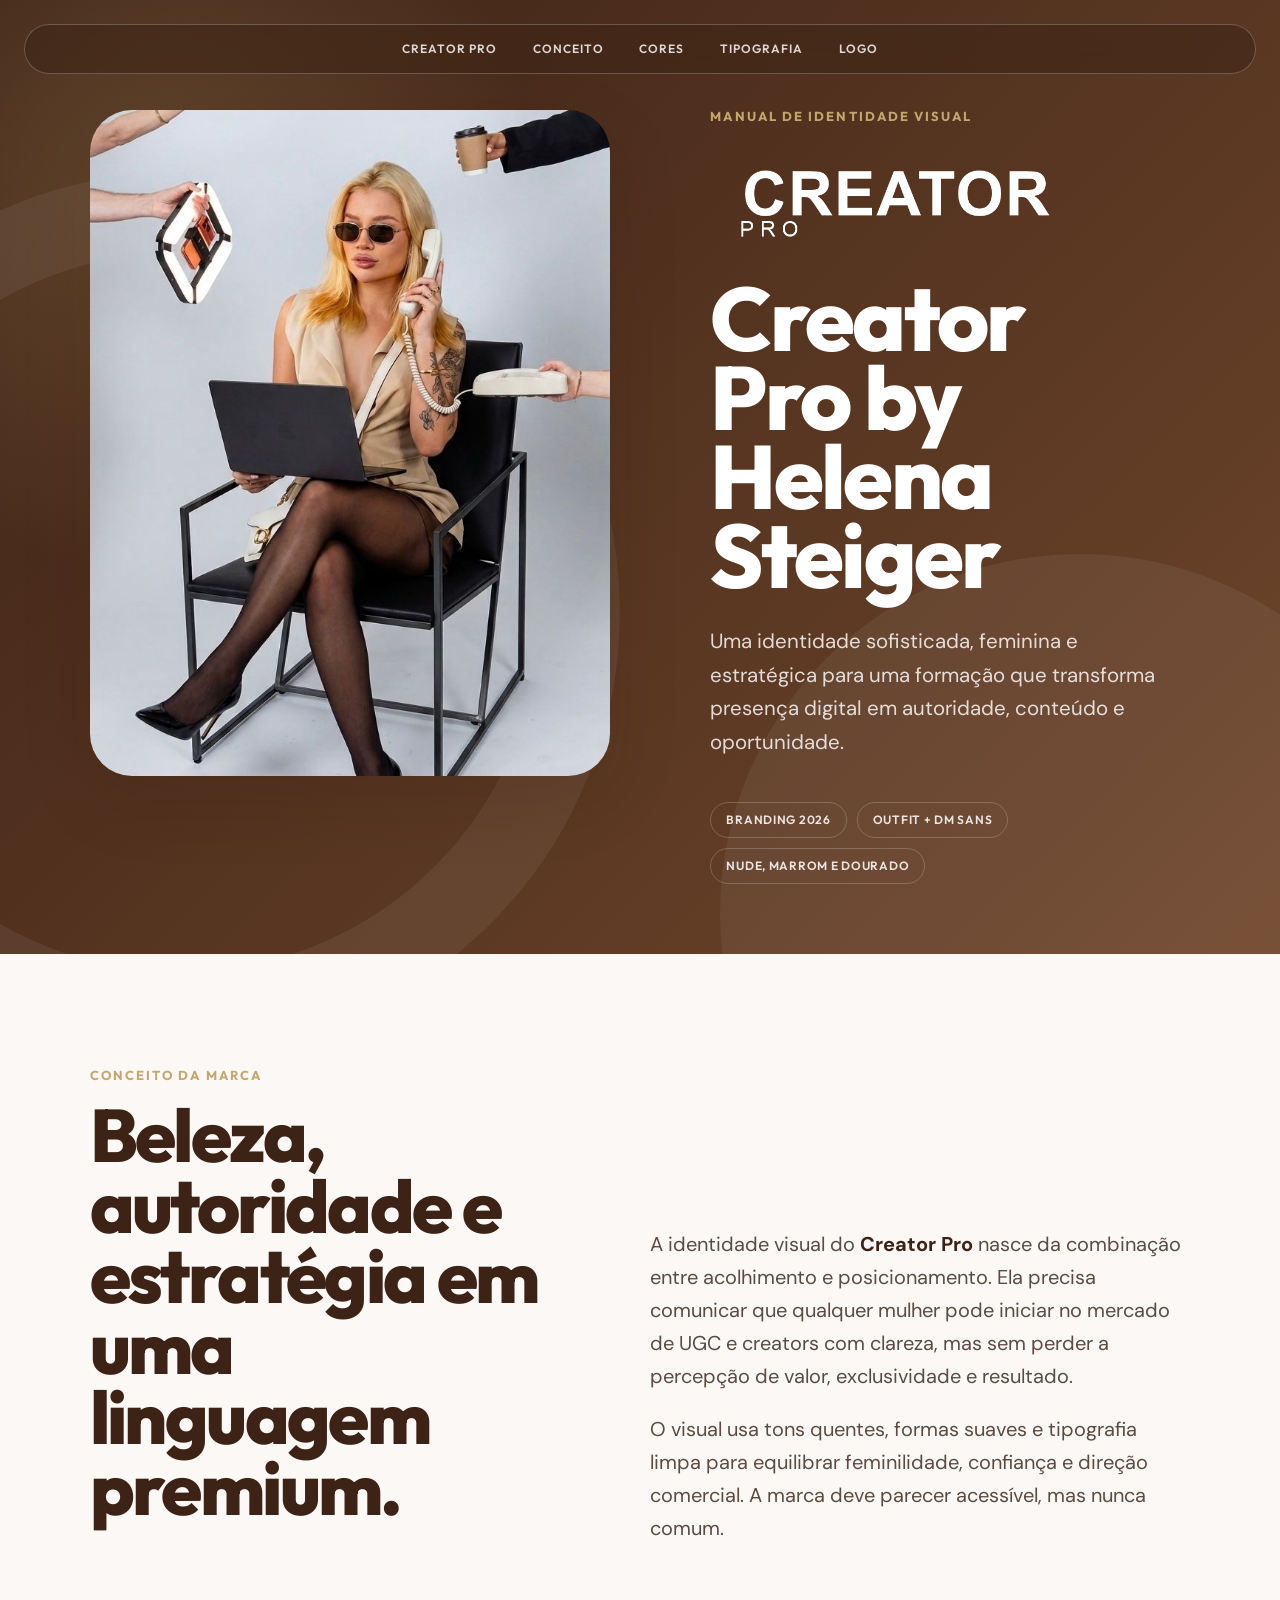
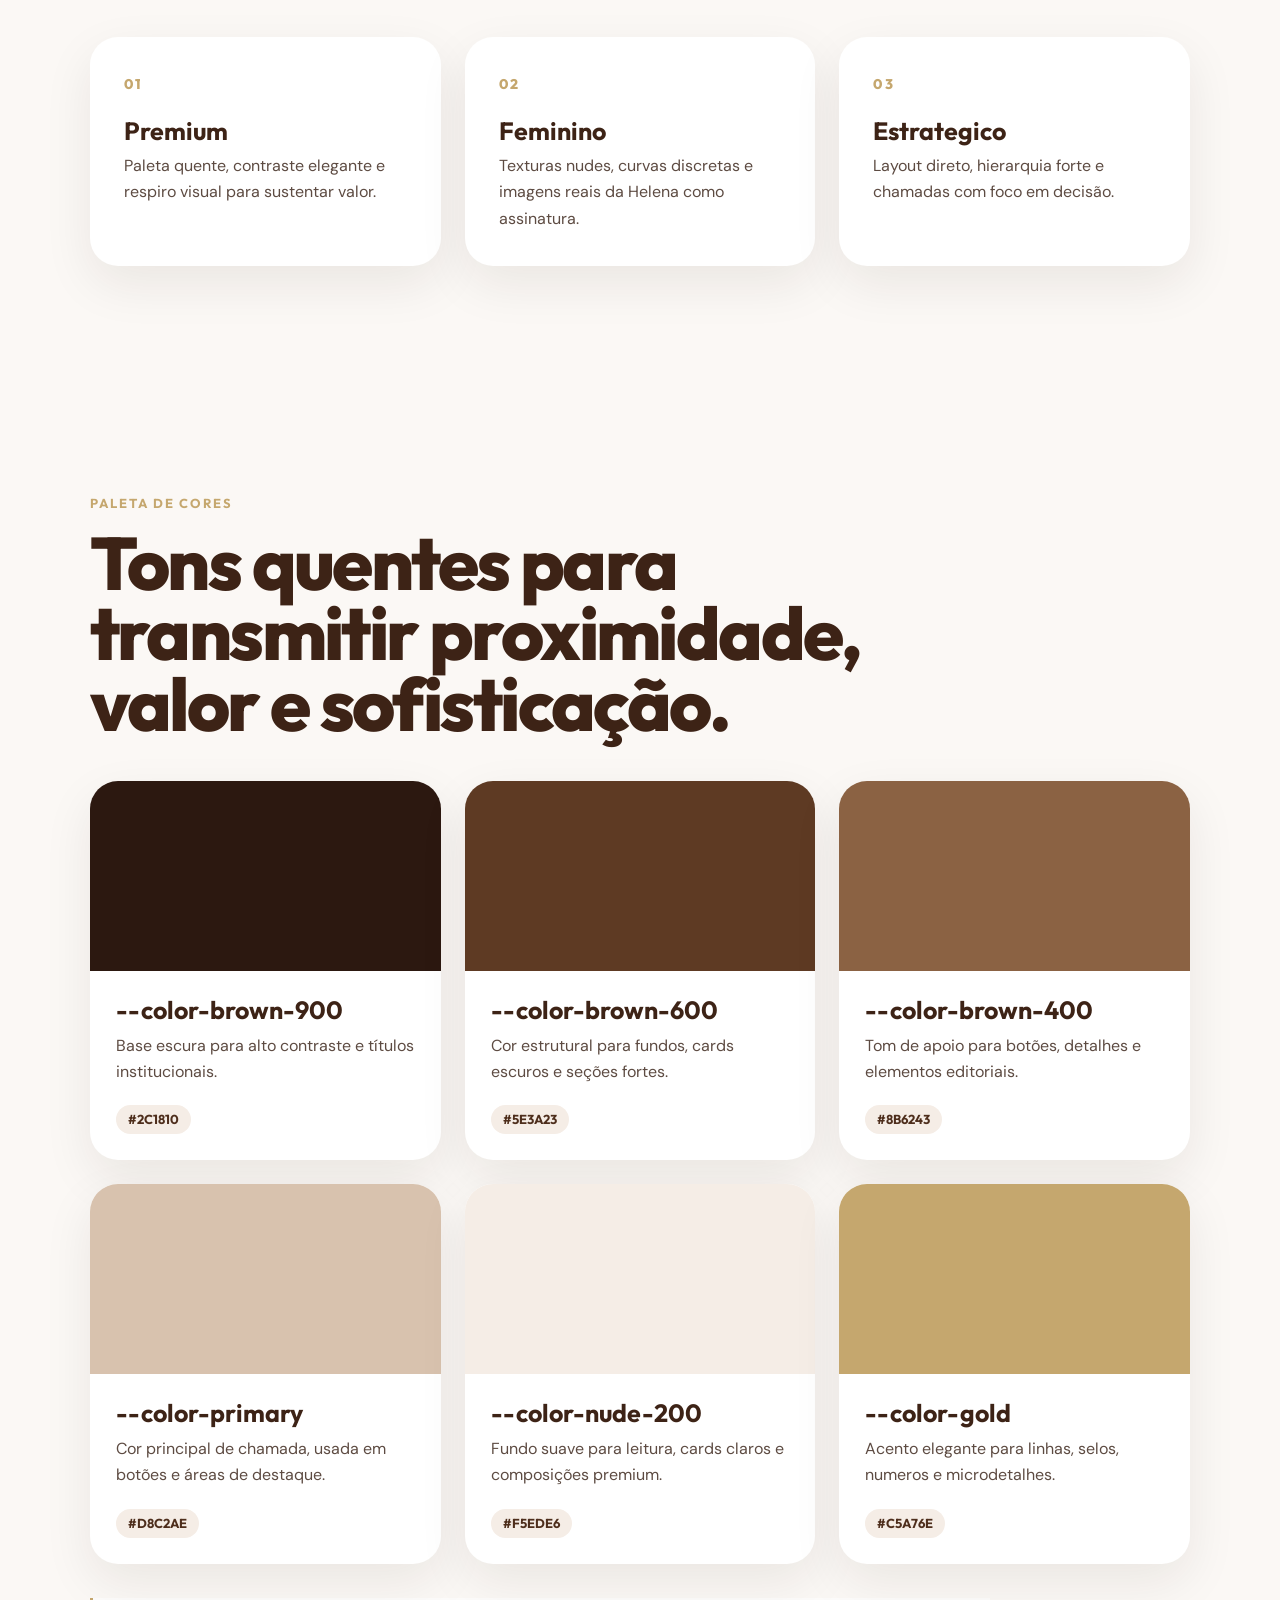
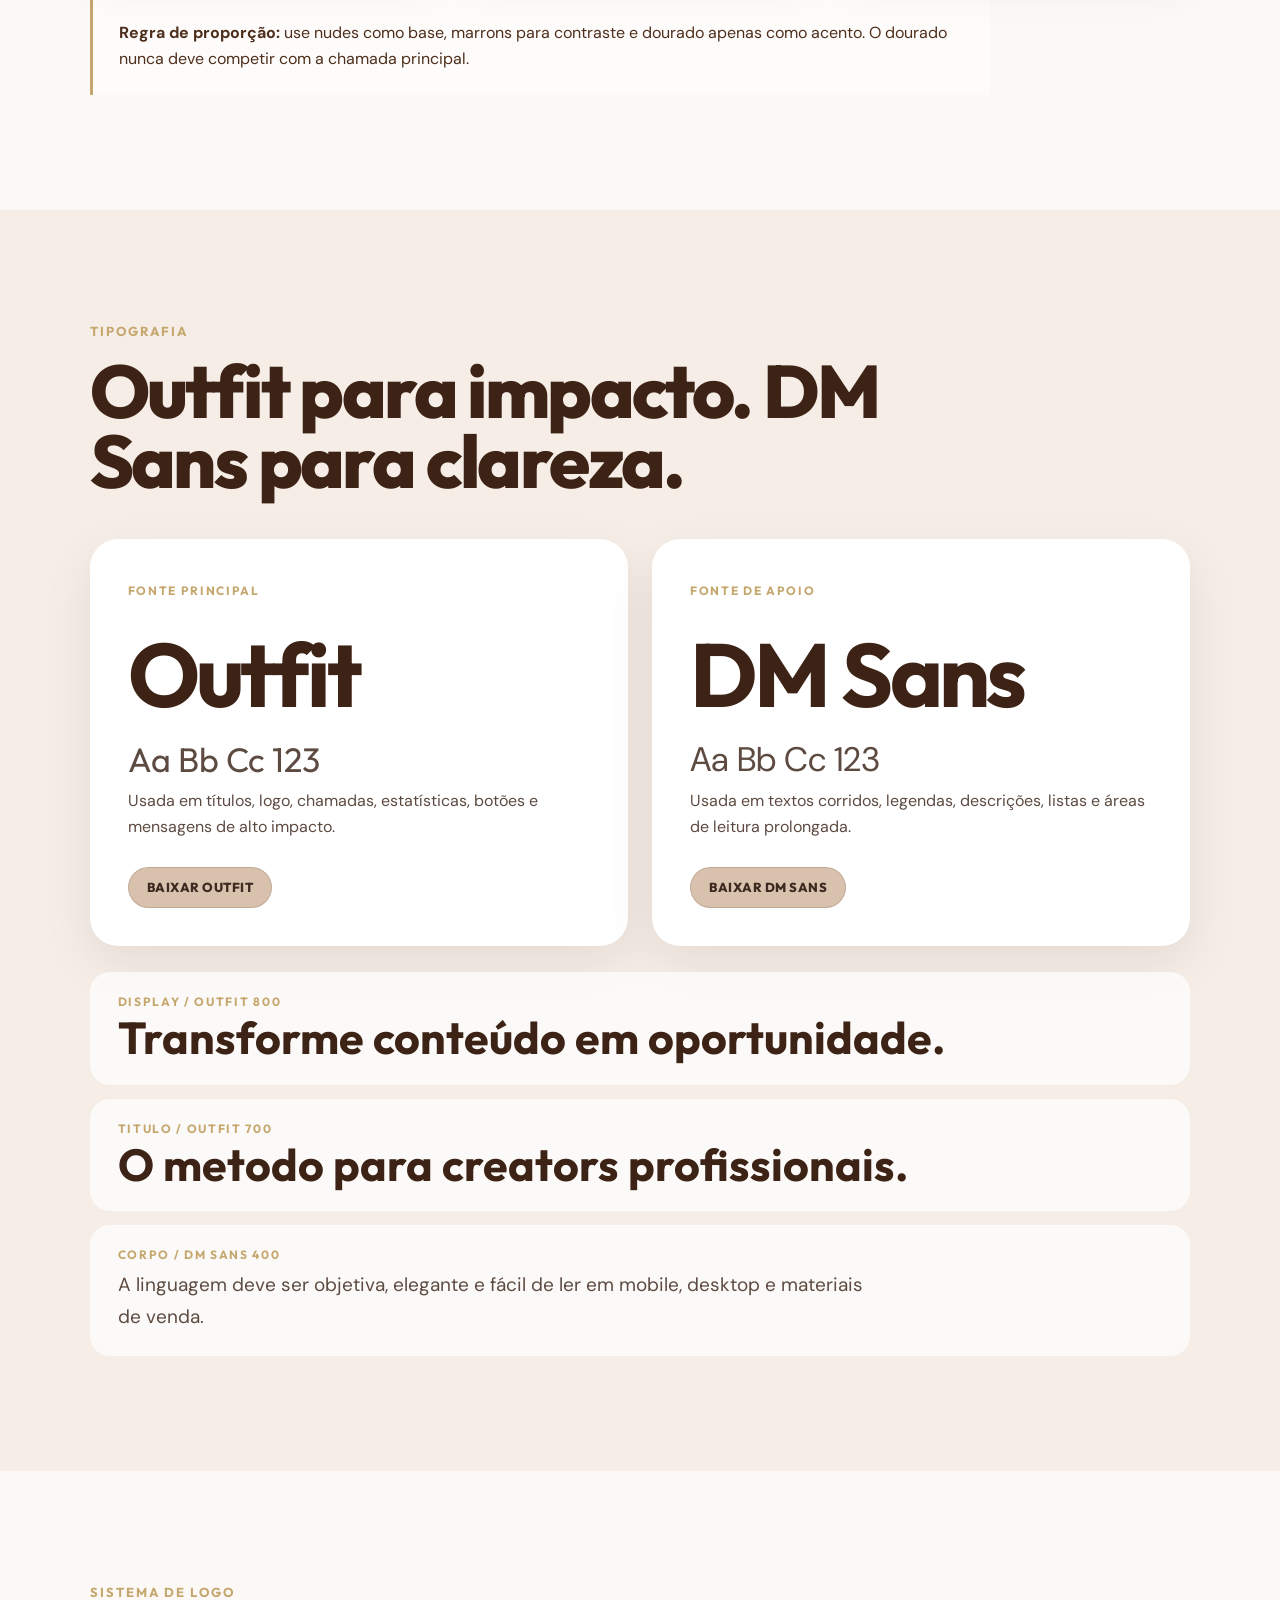
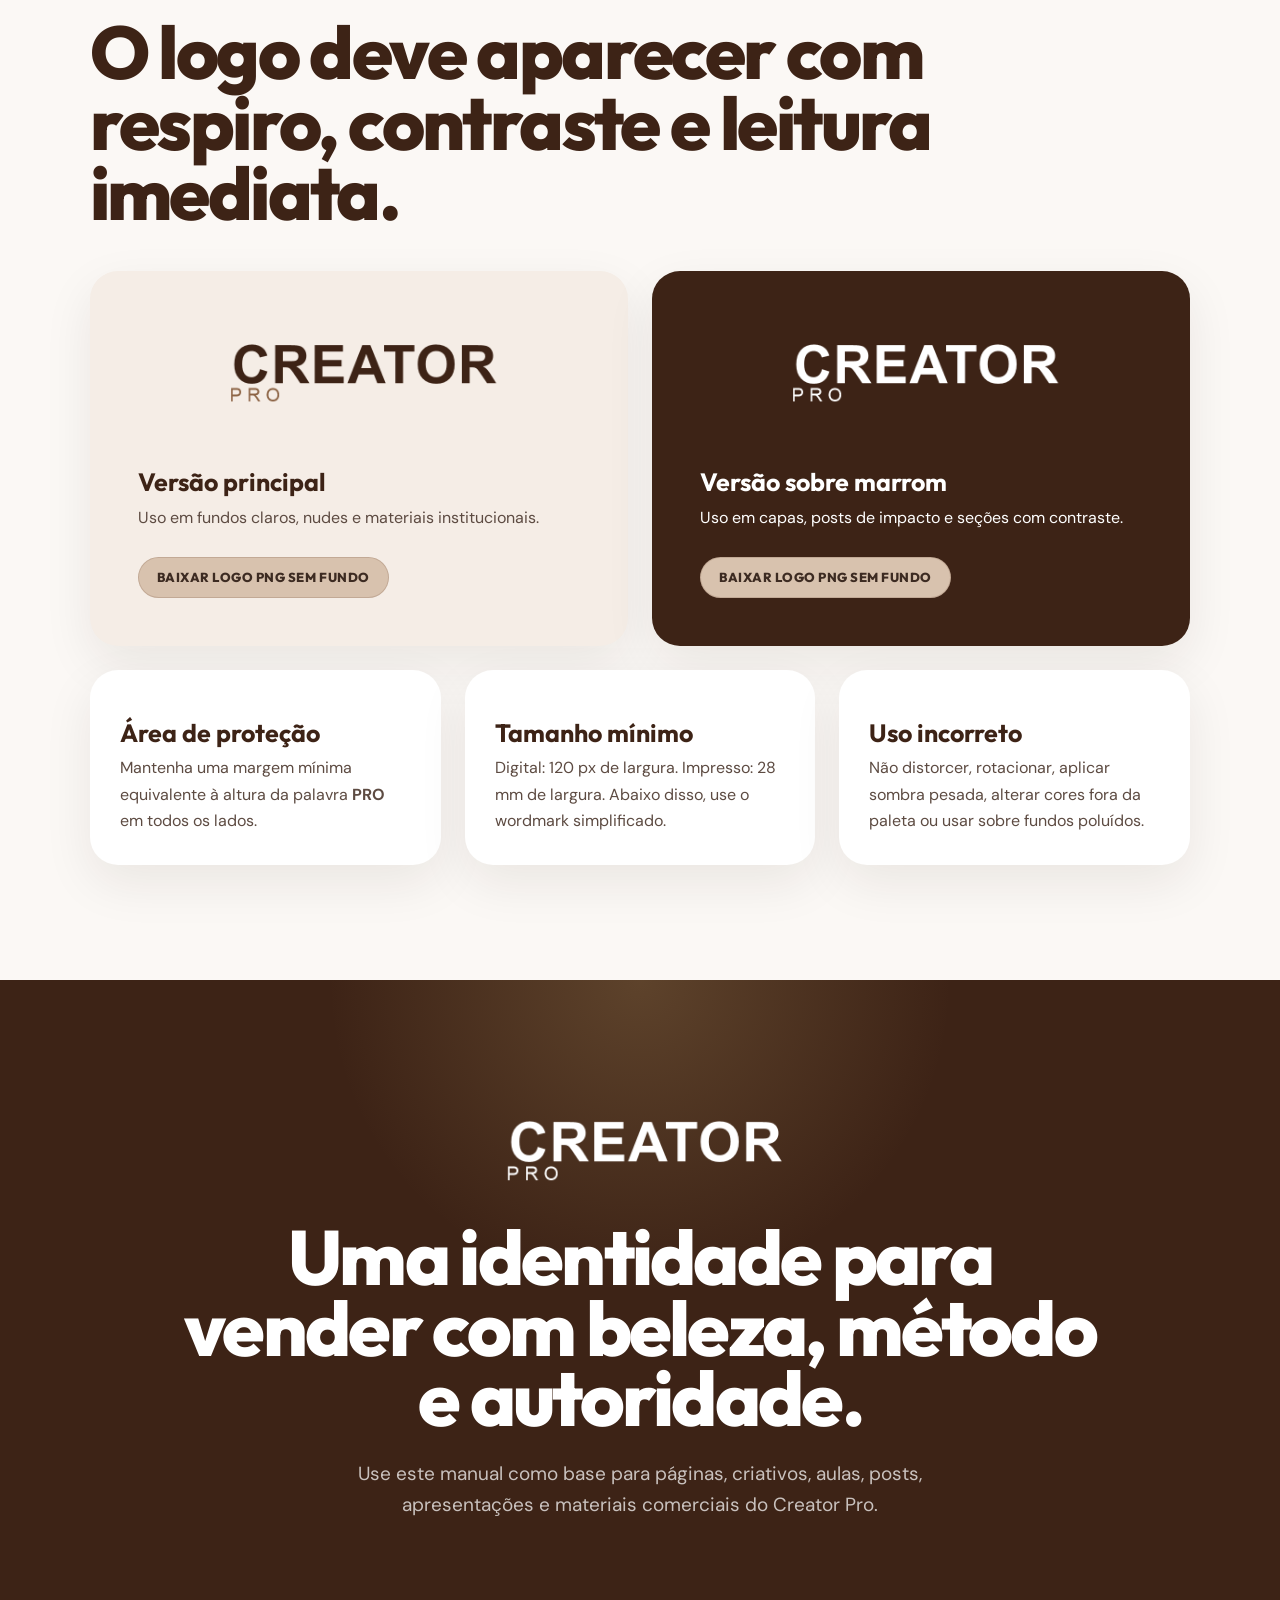
<file: identidade-visual/index.html>
<!doctype html>
<html lang="pt-BR">
<head>
  <meta charset="utf-8" />
  <meta name="viewport" content="width=device-width, initial-scale=1" />
  <title>Identidade Visual | Creator Pro Helena Steiger</title>
  <meta name="description" content="Manual de identidade visual do Creator Pro, com diretrizes de marca, logo, paleta, tipografia e aplicações." />
  <link rel="preconnect" href="https://fonts.googleapis.com" />
  <link rel="preconnect" href="https://fonts.gstatic.com" crossorigin />
  <link href="https://fonts.googleapis.com/css2?family=Outfit:wght@300;400;500;600;700;800;900&family=DM+Sans:ital,opsz,wght@0,9..40,300;0,9..40,400;0,9..40,500;0,9..40,600;0,9..40,700;1,9..40,400&display=swap" rel="stylesheet" />
  <link rel="stylesheet" href="styles.css" />
</head>
<body>
  <header class="cover" id="inicio">
    <nav class="topbar" aria-label="Navegação principal">
      <a href="#inicio">Creator Pro</a>
      <a href="#conceito">Conceito</a>
      <a href="#paleta">Cores</a>
      <a href="#tipografia">Tipografia</a>
      <a href="#logo">Logo</a>
    </nav>

    <div class="cover__media">
      <img src="assets/helena-hero.jpeg" alt="Helena Steiger em produção de conteúdo" />
    </div>

    <div class="cover__content">
      <p class="eyebrow">Manual de Identidade Visual</p>
      <img class="cover__logo" src="assets/creator-pro-logo.png" alt="Creator Pro" />
      <h1>Creator Pro by Helena Steiger</h1>
      <p class="lead">Uma identidade sofisticada, feminina e estratégica para uma formação que transforma presença digital em autoridade, conteúdo e oportunidade.</p>
      <div class="cover__meta">
        <span>Branding 2026</span>
        <span>Outfit + DM Sans</span>
        <span>Nude, marrom e dourado</span>
      </div>
    </div>
  </header>

  <main>
    <section class="section intro" id="conceito">
      <div class="section__heading">
        <p class="eyebrow">Conceito da Marca</p>
        <h2>Beleza, autoridade e estratégia em uma linguagem premium.</h2>
      </div>
      <div class="intro__text">
        <p>A identidade visual do <strong>Creator Pro</strong> nasce da combinação entre acolhimento e posicionamento. Ela precisa comunicar que qualquer mulher pode iniciar no mercado de UGC e creators com clareza, mas sem perder a percepção de valor, exclusividade e resultado.</p>
        <p>O visual usa tons quentes, formas suaves e tipografia limpa para equilibrar feminilidade, confiança e direção comercial. A marca deve parecer acessível, mas nunca comum.</p>
      </div>
      <div class="principles">
        <article>
          <span>01</span>
          <h3>Premium</h3>
          <p>Paleta quente, contraste elegante e respiro visual para sustentar valor.</p>
        </article>
        <article>
          <span>02</span>
          <h3>Feminino</h3>
          <p>Texturas nudes, curvas discretas e imagens reais da Helena como assinatura.</p>
        </article>
        <article>
          <span>03</span>
          <h3>Estrategico</h3>
          <p>Layout direto, hierarquia forte e chamadas com foco em decisão.</p>
        </article>
      </div>
    </section>

    <section class="section" id="paleta">
      <div class="section__heading">
        <p class="eyebrow">Paleta de Cores</p>
        <h2>Tons quentes para transmitir proximidade, valor e sofisticação.</h2>
      </div>
      <div class="palette-grid">
        <article class="color-card">
          <div class="swatch" style="background:#2C1810"></div>
          <h3>--color-brown-900</h3>
          <p>Base escura para alto contraste e títulos institucionais.</p>
          <code>#2C1810</code>
        </article>
        <article class="color-card">
          <div class="swatch" style="background:#5E3A23"></div>
          <h3>--color-brown-600</h3>
          <p>Cor estrutural para fundos, cards escuros e seções fortes.</p>
          <code>#5E3A23</code>
        </article>
        <article class="color-card">
          <div class="swatch" style="background:#8B6243"></div>
          <h3>--color-brown-400</h3>
          <p>Tom de apoio para botões, detalhes e elementos editoriais.</p>
          <code>#8B6243</code>
        </article>
        <article class="color-card">
          <div class="swatch" style="background:#D8C2AE"></div>
          <h3>--color-primary</h3>
          <p>Cor principal de chamada, usada em botões e áreas de destaque.</p>
          <code>#D8C2AE</code>
        </article>
        <article class="color-card">
          <div class="swatch" style="background:#F5EDE6"></div>
          <h3>--color-nude-200</h3>
          <p>Fundo suave para leitura, cards claros e composições premium.</p>
          <code>#F5EDE6</code>
        </article>
        <article class="color-card">
          <div class="swatch" style="background:#C5A76E"></div>
          <h3>--color-gold</h3>
          <p>Acento elegante para linhas, selos, numeros e microdetalhes.</p>
          <code>#C5A76E</code>
        </article>
      </div>
      <div class="usage-note">
        <strong>Regra de proporção:</strong> use nudes como base, marrons para contraste e dourado apenas como acento. O dourado nunca deve competir com a chamada principal.
      </div>
    </section>

    <section class="section section--soft" id="tipografia">
      <div class="section__heading">
        <p class="eyebrow">Tipografia</p>
        <h2>Outfit para impacto. DM Sans para clareza.</h2>
      </div>
      <div class="type-grid">
        <article class="type-card">
          <span class="type-label">Fonte principal</span>
          <h3 class="font-outfit">Outfit</h3>
          <p class="font-outfit specimen">Aa Bb Cc 123</p>
          <p>Usada em títulos, logo, chamadas, estatísticas, botões e mensagens de alto impacto.</p>
          <a class="download-btn" href="https://fonts.google.com/download?family=Outfit" target="_blank" rel="noopener">Baixar Outfit</a>
        </article>
        <article class="type-card">
          <span class="type-label">Fonte de apoio</span>
          <h3 class="font-dm">DM Sans</h3>
          <p class="font-dm specimen">Aa Bb Cc 123</p>
          <p>Usada em textos corridos, legendas, descrições, listas e áreas de leitura prolongada.</p>
          <a class="download-btn" href="https://fonts.google.com/download?family=DM%20Sans" target="_blank" rel="noopener">Baixar DM Sans</a>
        </article>
      </div>
      <div class="type-scale">
        <div>
          <span>Display / Outfit 800</span>
          <strong>Transforme conteúdo em oportunidade.</strong>
        </div>
        <div>
          <span>Titulo / Outfit 700</span>
          <strong>O metodo para creators profissionais.</strong>
        </div>
        <div>
          <span>Corpo / DM Sans 400</span>
          <p>A linguagem deve ser objetiva, elegante e fácil de ler em mobile, desktop e materiais de venda.</p>
        </div>
      </div>
    </section>

    <section class="section" id="logo">
      <div class="section__heading">
        <p class="eyebrow">Sistema de Logo</p>
        <h2>O logo deve aparecer com respiro, contraste e leitura imediata.</h2>
      </div>
      <div class="logo-grid">
        <article class="logo-card logo-card--light">
          <img src="assets/creator-pro-logo.png" alt="Logo Creator Pro em fundo claro" />
          <h3>Versão principal</h3>
          <p>Uso em fundos claros, nudes e materiais institucionais.</p>
          <a class="download-btn" href="assets/creator-pro-logo-principal-hq.png" download="creator-pro-logo-principal-transparente.png">Baixar logo PNG sem fundo</a>
        </article>
        <article class="logo-card logo-card--dark">
          <img src="assets/creator-pro-logo.png" alt="Logo Creator Pro em fundo escuro" />
          <h3>Versão sobre marrom</h3>
          <p>Uso em capas, posts de impacto e seções com contraste.</p>
          <a class="download-btn" href="assets/creator-pro-logo-negativa-hq.png" download="creator-pro-logo-negativa-transparente.png">Baixar logo PNG sem fundo</a>
        </article>
      </div>
      <div class="rules-grid">
        <article>
          <h3>Área de proteção</h3>
          <p>Mantenha uma margem mínima equivalente à altura da palavra <strong>PRO</strong> em todos os lados.</p>
        </article>
        <article>
          <h3>Tamanho mínimo</h3>
          <p>Digital: 120 px de largura. Impresso: 28 mm de largura. Abaixo disso, use o wordmark simplificado.</p>
        </article>
        <article>
          <h3>Uso incorreto</h3>
          <p>Não distorcer, rotacionar, aplicar sombra pesada, alterar cores fora da paleta ou usar sobre fundos poluídos.</p>
        </article>
      </div>
    </section>

    <section class="section final">
      <img src="assets/creator-pro-logo.png" alt="Creator Pro" />
      <h2>Uma identidade para vender com beleza, método e autoridade.</h2>
      <p>Use este manual como base para páginas, criativos, aulas, posts, apresentações e materiais comerciais do Creator Pro.</p>
    </section>
  </main>
</body>
</html>
</file>
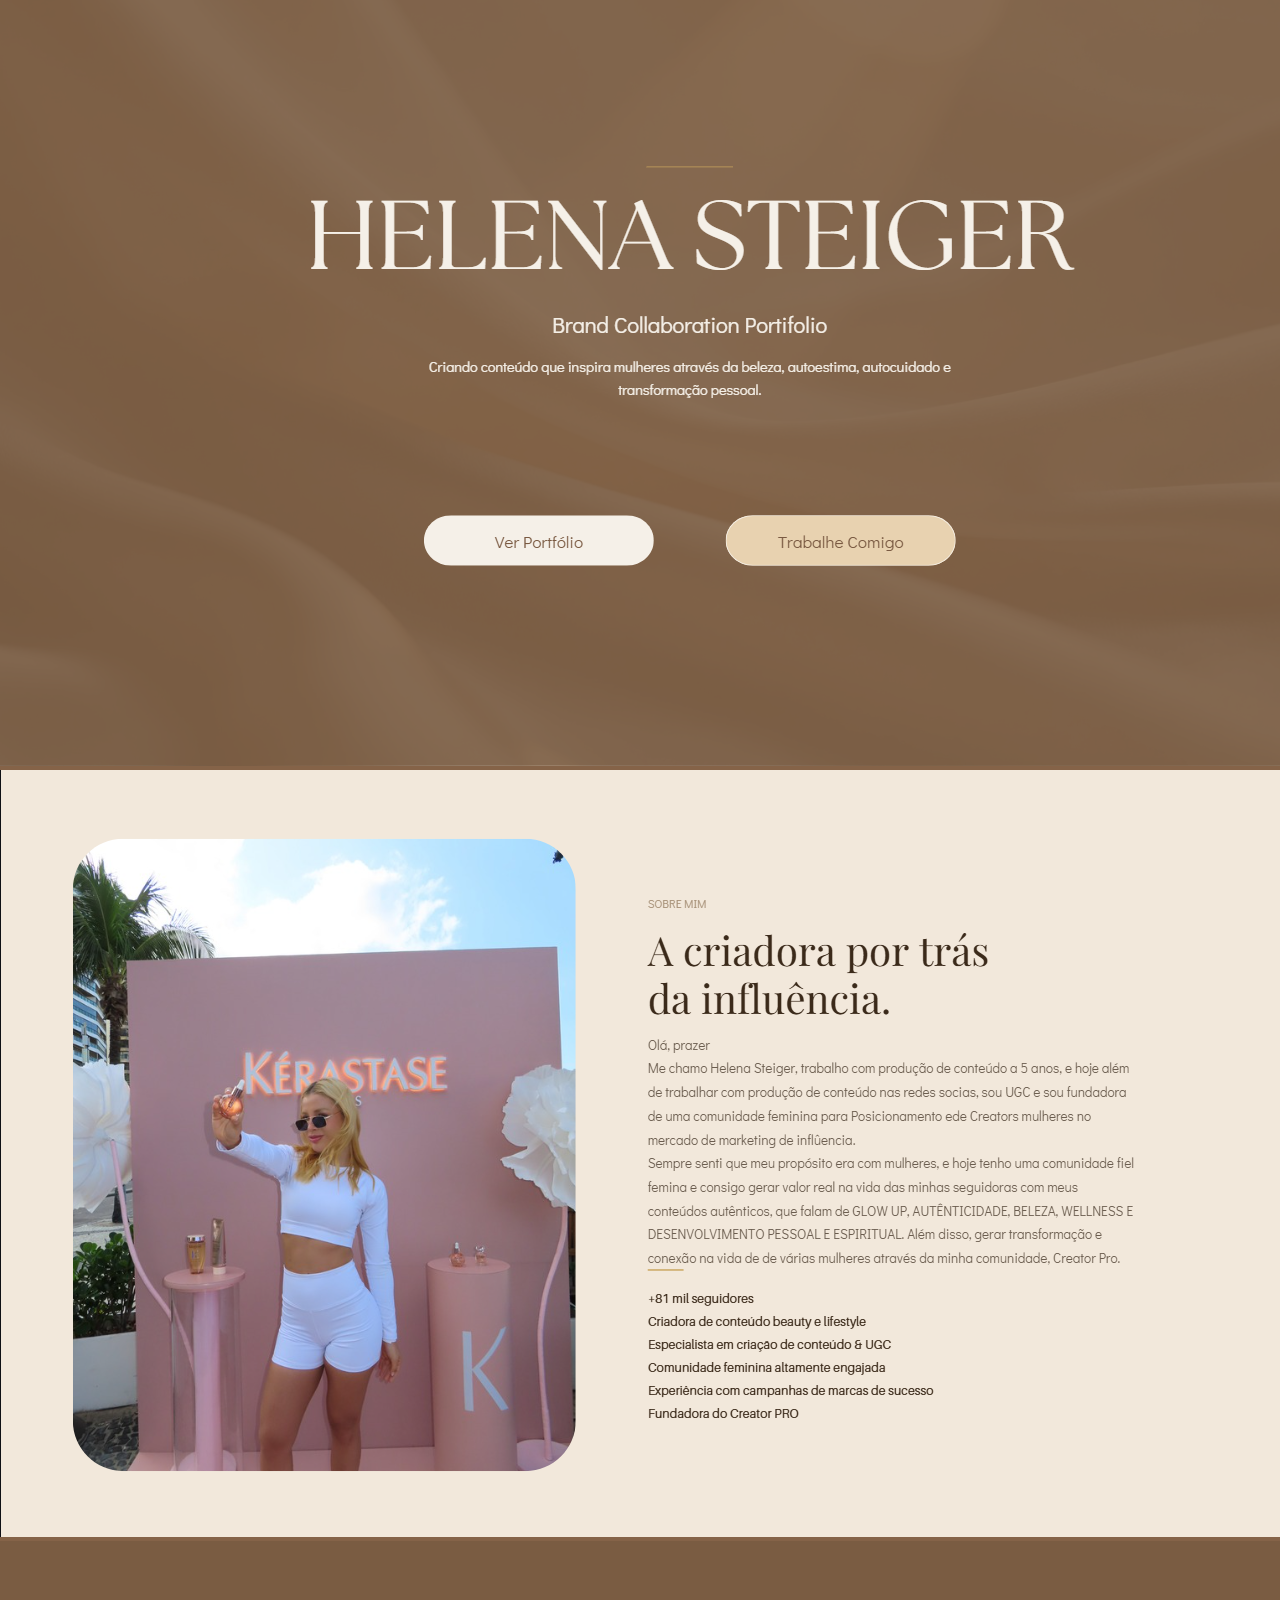
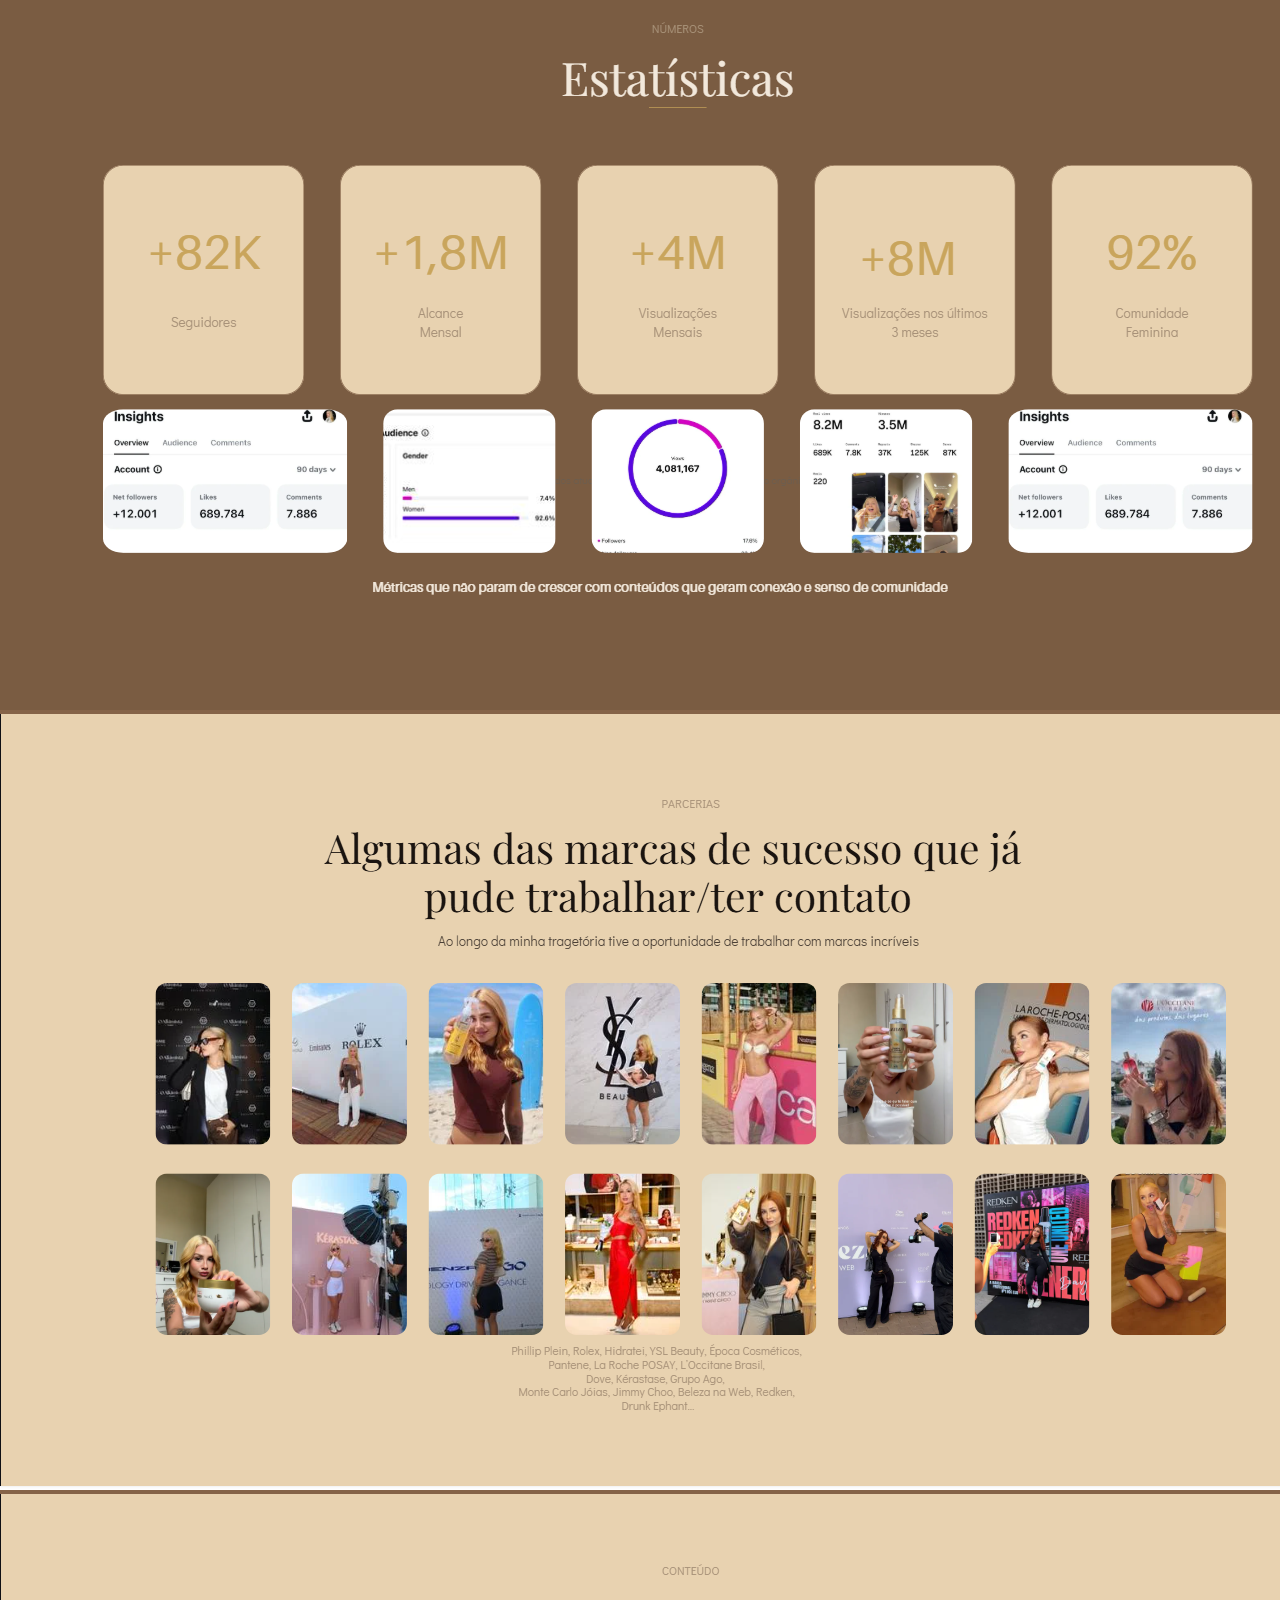
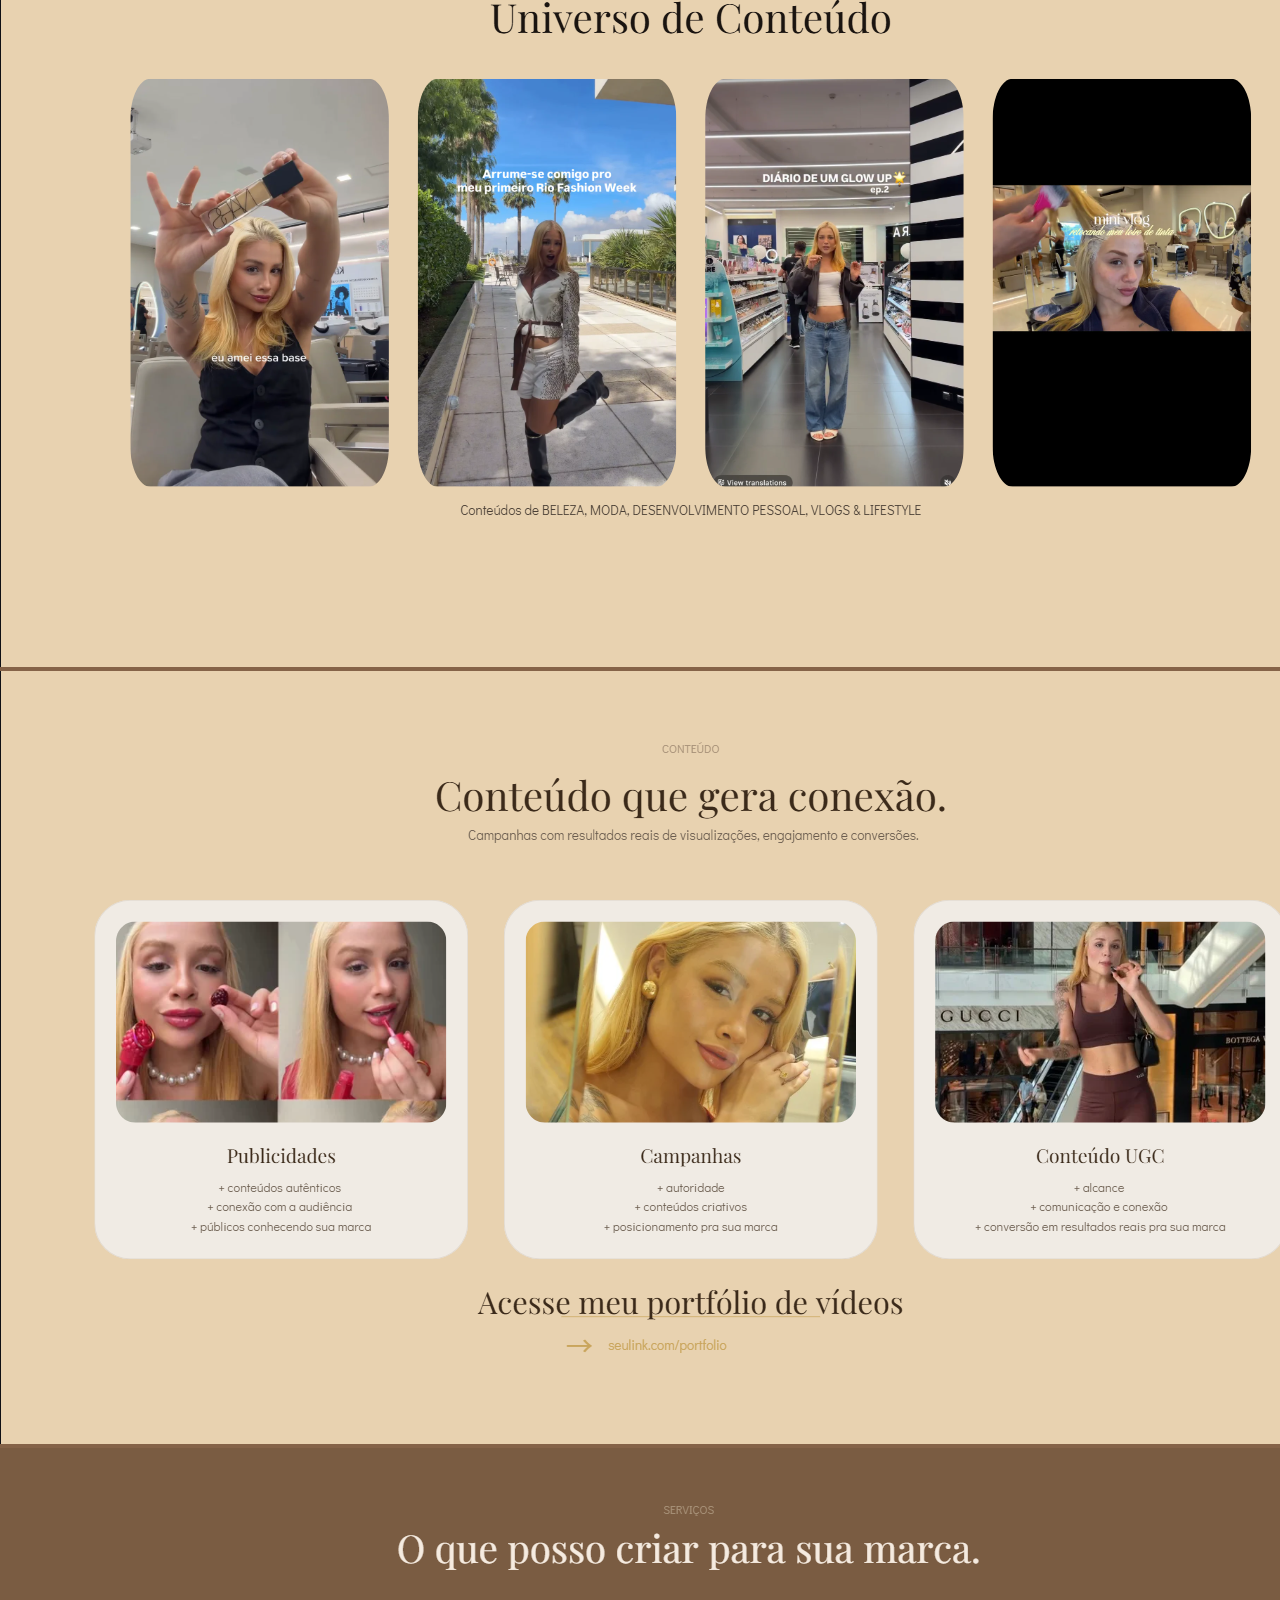
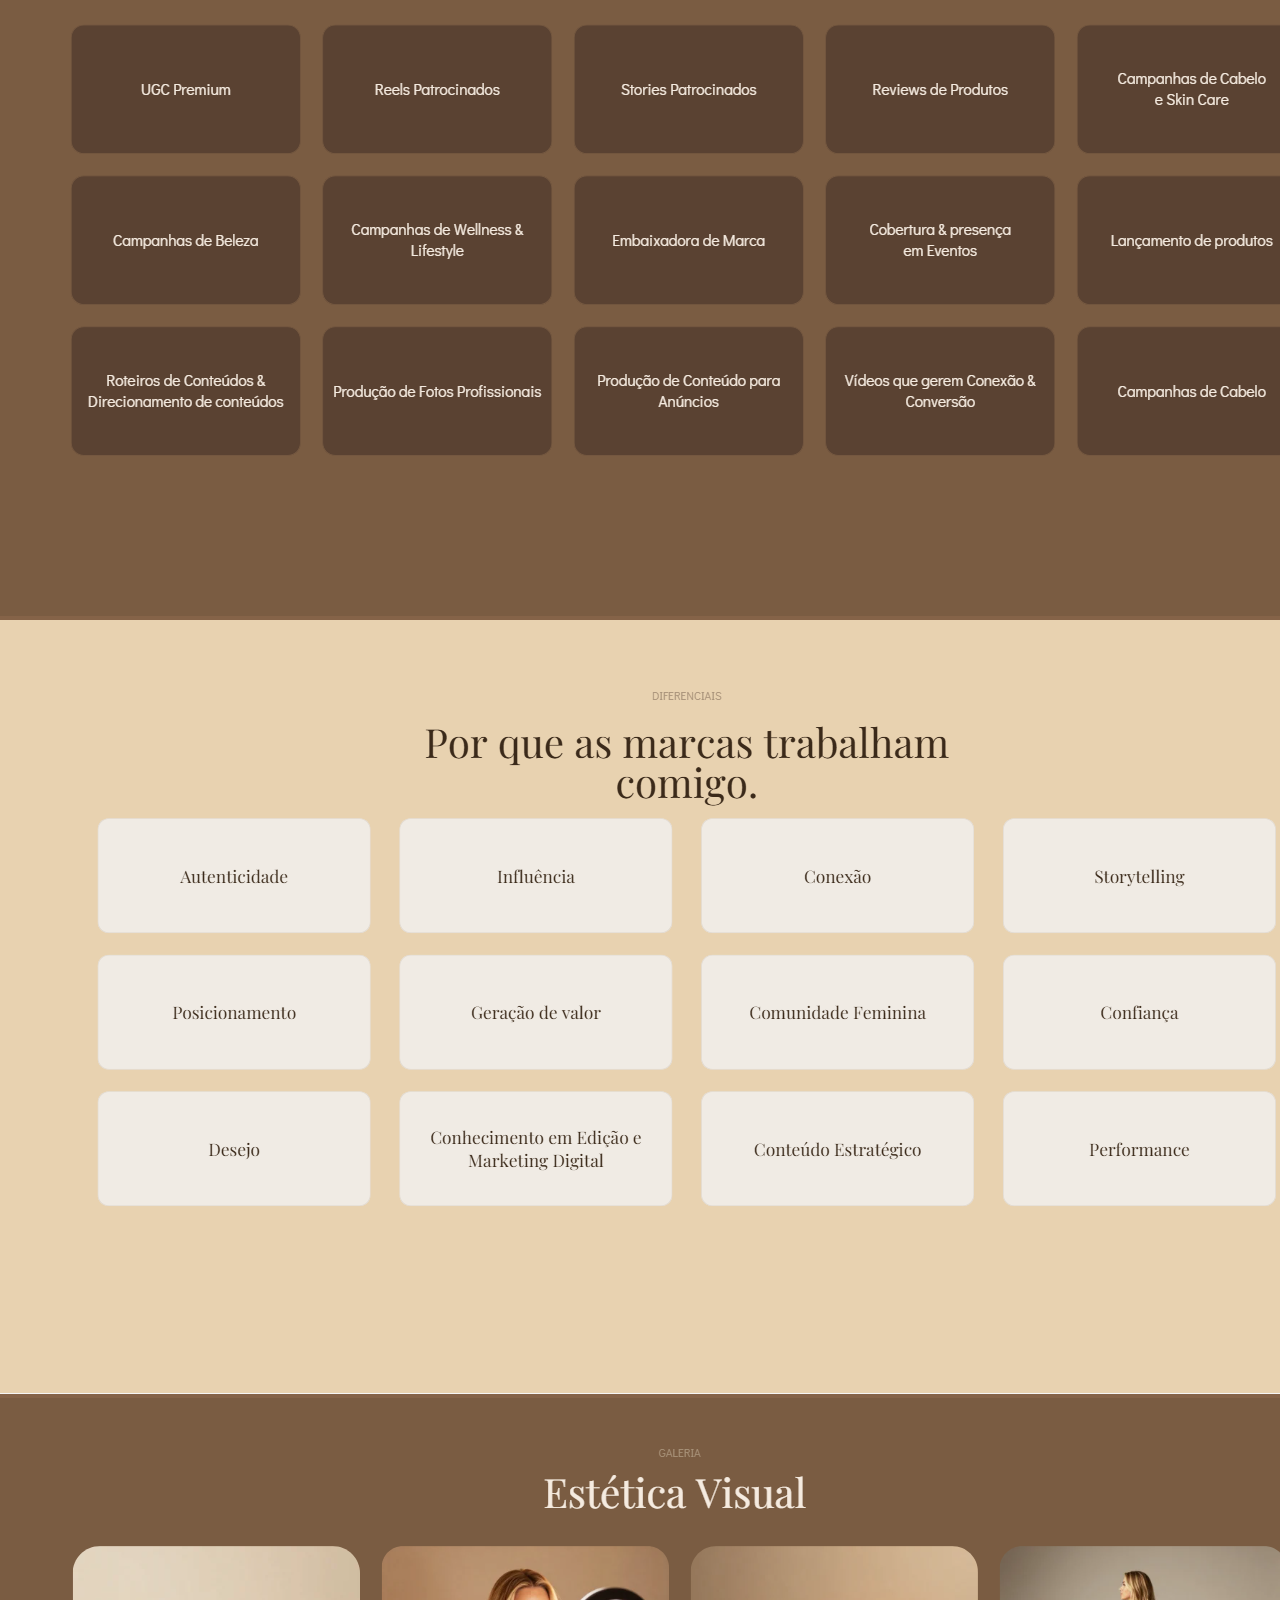
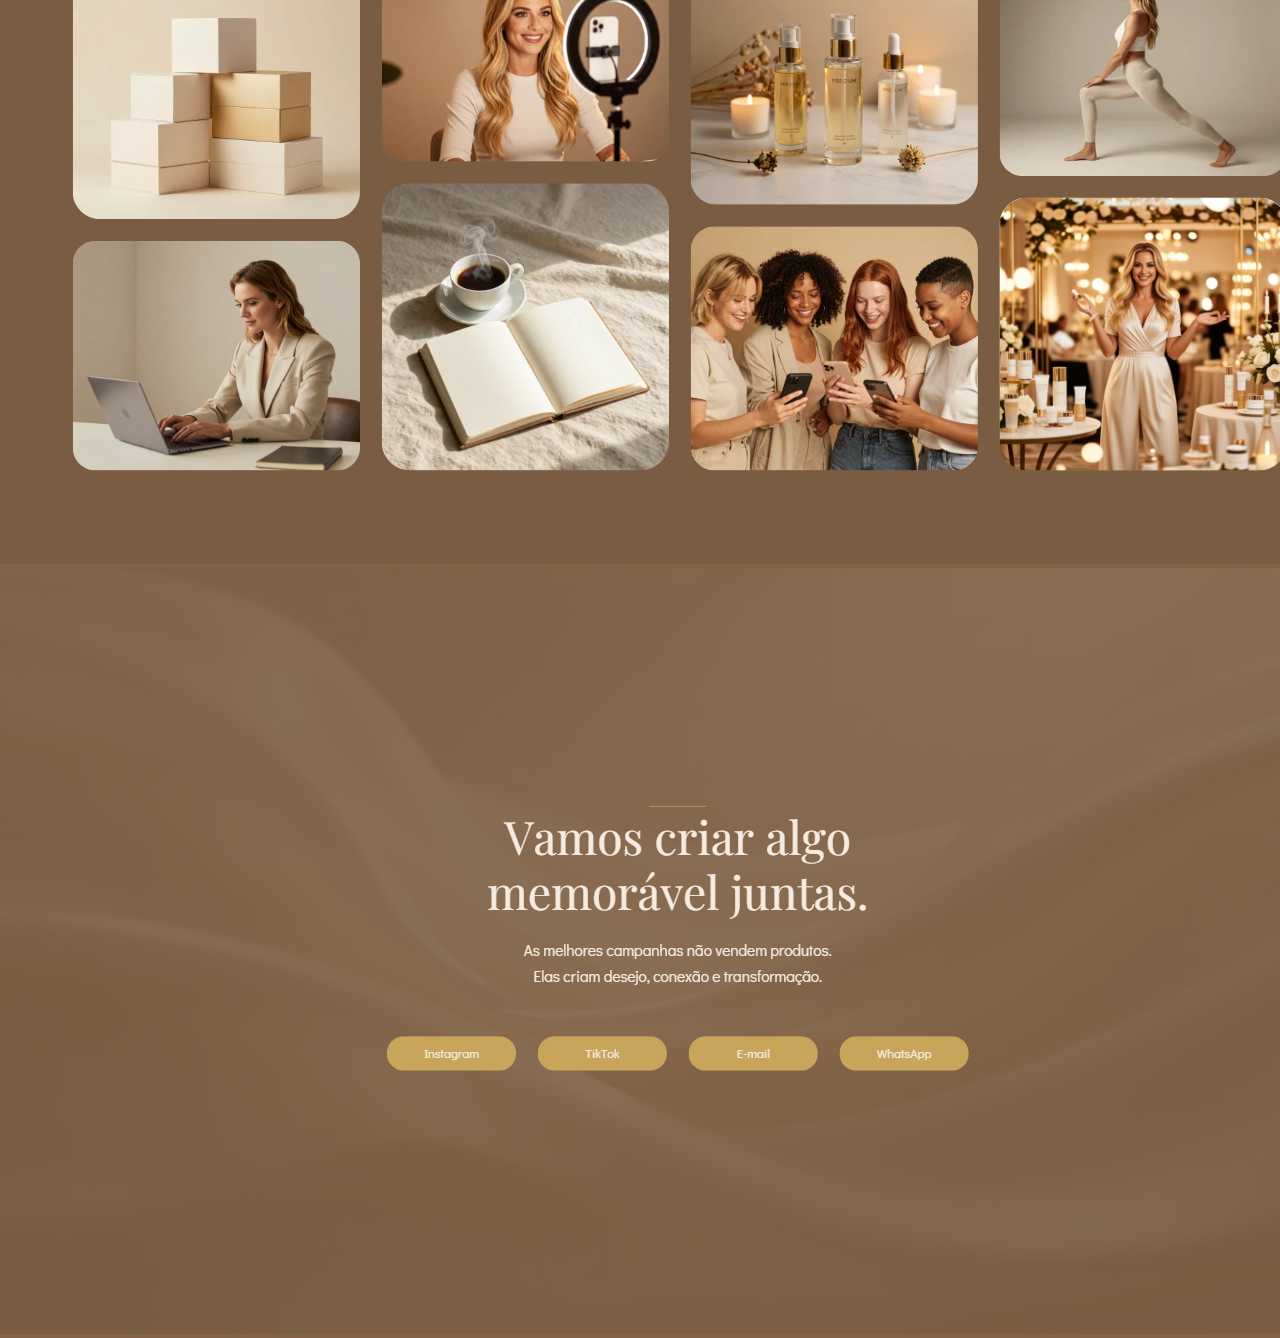
<file: portfolio-en/index-raster.html>
<!DOCTYPE html>
<html lang="pt-BR">
<head>
  <meta charset="UTF-8">
  <meta name="viewport" content="width=device-width, initial-scale=1.0">
  <meta name="description" content="Portfólio de colaboração de marca da Helena Steiger.">
  <title>Helena Steiger | Brand Collaboration Portfolio</title>
  <link rel="stylesheet" href="styles.css">
</head>
<body>
  <main class="portfolio" aria-label="Portfólio Helena Steiger">
    <section class="screen" id="inicio" aria-label="Capa">
      <img src="assets/screens/screen-01.png" alt="Helena Steiger - Brand Collaboration Portfolio">
      <a class="hotspot hotspot--portfolio" href="#conteudo" aria-label="Ver portfólio"></a>
      <a class="hotspot hotspot--work" href="#contato" aria-label="Trabalhe comigo"></a>
    </section>

    <section class="screen" id="sobre" aria-label="Sobre mim">
      <img src="assets/screens/screen-02.png" alt="Sobre mim - A criadora por trás da influência">
    </section>

    <section class="screen" id="numeros" aria-label="Estatísticas">
      <img src="assets/screens/screen-03.png" alt="Estatísticas de audiência e engajamento">
    </section>

    <section class="screen" id="parcerias" aria-label="Parcerias">
      <img src="assets/screens/screen-04.png" alt="Marcas de sucesso que já trabalharam com Helena">
    </section>

    <section class="screen" id="conteudo" aria-label="Universo de conteúdo">
      <img src="assets/screens/screen-05.png" alt="Universo de conteúdo de beleza, moda, desenvolvimento pessoal, vlogs e lifestyle">
    </section>

    <section class="screen" id="videos" aria-label="Portfólio de vídeos">
      <img src="assets/screens/screen-06.png" alt="Conteúdo que gera conexão e chamada para portfólio de vídeos">
      <a class="hotspot hotspot--videos" href="#servicos" aria-label="Acessar portfólio de vídeos"></a>
    </section>

    <section class="screen" id="servicos" aria-label="Serviços">
      <img src="assets/screens/screen-07.png" alt="O que posso criar para sua marca">
    </section>

    <section class="screen" id="diferenciais" aria-label="Diferenciais">
      <img src="assets/screens/screen-08.png" alt="Por que as marcas trabalham comigo">
    </section>

    <section class="screen" id="galeria" aria-label="Estética visual">
      <img src="assets/screens/screen-09.png" alt="Galeria de estética visual">
    </section>

    <section class="screen" id="contato" aria-label="Contato">
      <img src="assets/screens/screen-10.png" alt="Vamos criar algo memorável juntas">
      <a class="hotspot contact-link contact-link--instagram" href="#" aria-label="Instagram"></a>
      <a class="hotspot contact-link contact-link--tiktok" href="#" aria-label="TikTok"></a>
      <a class="hotspot contact-link contact-link--email" href="mailto:contato@helenasteiger.com" aria-label="E-mail"></a>
      <a class="hotspot contact-link contact-link--whatsapp" href="#" aria-label="WhatsApp"></a>
    </section>
  </main>
</body>
</html>
</file>
<file: styles.css>
/* ═══════════════════════════════════════════════════════════
   CREATOR PRO — Formação UGC Creator Landing Page
   Design System: Sophisticated Brown/Nude/Grey Palette
   Direct-Response Marketing Aesthetic
   ═══════════════════════════════════════════════════════════ */

/* ── CSS CUSTOM PROPERTIES ───────────────────────────────── */
:root {
    /* Primary Palette — Warm Browns */
    --color-brown-900: #2C1810;
    --color-brown-800: #3D2316;
    --color-brown-700: #4E2E1C;
    --color-brown-600: #5E3A23;
    --color-brown-500: #6F462B;
    --color-brown-400: #8B6243;
    --color-brown-300: #A8845E;

    /* Neutral Palette — Nudes & Greys */
    --color-nude-100: #FBF8F5;
    --color-nude-200: #F5EDE6;
    --color-nude-300: #EDE2D7;
    --color-nude-400: #DFD0C1;
    --color-nude-500: #C7B29A;
    --color-grey-100: #FAFAFA;
    --color-grey-200: #F0EEEC;
    --color-grey-300: #D9D5D0;
    --color-grey-400: #A8A29E;
    --color-grey-500: #78716C;
    --color-grey-600: #57534E;
    --color-grey-700: #44403C;

    /* Accent */
    --color-gold: #C5A76E;
    --color-gold-light: #E8D5A8;
    --color-success: #5E8B5E;
    --color-heading: #594237;
    --color-heading-accent: #A47E61;

    /* Semantic */
    --color-bg: var(--color-nude-100);
    --color-bg-alt: #FFFFFF;
    --color-text: #5D4B42;
    --color-text-light: var(--color-grey-500);
    --color-text-muted: var(--color-grey-400);
    --color-primary: #D8C2AE;
    --color-primary-hover: #C8AA92;
    --color-primary-text: #3D2B22;
    --color-border: var(--color-nude-400);

    /* Typography */
    --font-display: 'Outfit', -apple-system, BlinkMacSystemFont, 'Segoe UI', sans-serif;
    --font-body: 'DM Sans', -apple-system, BlinkMacSystemFont, 'Segoe UI', sans-serif;

    /* Spacing */
    --space-xs: 0.25rem;
    --space-sm: 0.5rem;
    --space-md: 1rem;
    --space-lg: 1.5rem;
    --space-xl: 2rem;
    --space-2xl: 3rem;
    --space-3xl: 4rem;
    --space-4xl: 6rem;
    --space-5xl: 8rem;

    /* Layout */
    --container-max: 1200px;
    --container-padding: 1.25rem;
    --border-radius-sm: 8px;
    --border-radius-md: 12px;
    --border-radius-lg: 20px;
    --border-radius-xl: 28px;

    /* Transitions */
    --transition-fast: 200ms cubic-bezier(0.4, 0, 0.2, 1);
    --transition-base: 350ms cubic-bezier(0.4, 0, 0.2, 1);
    --transition-slow: 600ms cubic-bezier(0.4, 0, 0.2, 1);

    /* Shadows */
    --shadow-sm: 0 1px 3px rgba(44, 24, 16, 0.06);
    --shadow-md: 0 4px 20px rgba(44, 24, 16, 0.08);
    --shadow-lg: 0 12px 40px rgba(44, 24, 16, 0.12);
    --shadow-xl: 0 20px 60px rgba(44, 24, 16, 0.16);
}

/* ── RESET & BASE ────────────────────────────────────────── */
*,
*::before,
*::after {
    margin: 0;
    padding: 0;
    box-sizing: border-box;
}

html {
    scroll-behavior: smooth;
    -webkit-text-size-adjust: 100%;
    scroll-padding-top: 80px;
}

body {
    font-family: var(--font-body);
    font-size: 16px;
    line-height: 1.7;
    color: var(--color-text);
    background-color: var(--color-bg);
    -webkit-font-smoothing: antialiased;
    -moz-osx-font-smoothing: grayscale;
    overflow-x: hidden;
}

body,
.container {
    max-width: 100%;
}

* {
    min-width: 0;
}

img {
    max-width: 100%;
    height: auto;
    display: block;
}

a {
    text-decoration: none;
    color: inherit;
    transition: color var(--transition-fast);
}

button {
    border: none;
    background: none;
    cursor: pointer;
    font-family: inherit;
    font-size: inherit;
}

ul, ol {
    list-style: none;
}

em {
    font-style: normal;
    color: var(--color-brown-500);
}

strong {
    font-weight: 600;
}

/* ── CONTAINER ───────────────────────────────────────────── */
.container {
    max-width: var(--container-max);
    margin: 0 auto;
    padding: 0 var(--container-padding);
}

/* ── SECTION UTILITIES ───────────────────────────────────── */
.section-header {
    text-align: center;
    margin-bottom: var(--space-3xl);
}

.section-tag {
    display: inline-block;
    font-family: var(--font-body);
    font-size: 0.7rem;
    font-weight: 600;
    letter-spacing: 0.2em;
    text-transform: uppercase;
    color: var(--color-brown-400);
    background: var(--color-nude-300);
    padding: 0.4rem 1.2rem;
    border-radius: 100px;
    margin-bottom: var(--space-lg);
}

.section-title {
    font-family: var(--font-display);
    font-size: clamp(1.8rem, 5vw, 3rem);
    font-weight: 700;
    line-height: 1.15;
    color: var(--color-brown-800);
    max-width: 720px;
    margin: 0 auto;
}

.section-title--left {
    text-align: left;
    margin: 0;
}

.section-title em {
    color: var(--color-heading-accent);
    font-style: normal;
}

.section-subtitle {
    font-size: 1rem;
    color: var(--color-text-light);
    max-width: 560px;
    margin: var(--space-md) auto 0;
    line-height: 1.6;
}

/* ── BUTTONS ─────────────────────────────────────────────── */
.btn {
    display: inline-flex;
    align-items: center;
    justify-content: center;
    gap: 0.6rem;
    font-family: var(--font-body);
    font-weight: 600;
    font-size: 0.9rem;
    letter-spacing: 0.02em;
    padding: 1rem 2rem;
    border-radius: var(--border-radius-md);
    transition: all var(--transition-base);
    position: relative;
    overflow: hidden;
    cursor: pointer;
    border: none;
}

.btn--primary {
    background: var(--color-primary);
    color: var(--color-primary-text);
    box-shadow: 0 4px 20px rgba(164, 126, 97, 0.24);
}

.btn--primary:hover {
    background: var(--color-primary-hover);
    box-shadow: 0 6px 28px rgba(164, 126, 97, 0.32);
    transform: translateY(-2px);
}

.btn--primary:active {
    transform: translateY(0);
}

.btn--lg {
    padding: 1.1rem 2.4rem;
    font-size: 0.95rem;
}

.btn--full {
    width: 100%;
}

/* Button shimmer */
.btn--primary::after {
    content: '';
    position: absolute;
    top: -50%;
    left: -100%;
    width: 60%;
    height: 200%;
    background: linear-gradient(90deg, transparent, rgba(255,255,255,0.15), transparent);
    transform: skewX(-25deg);
    animation: btn-shimmer 4s ease-in-out infinite;
}

@keyframes btn-shimmer {
    0%, 100% { left: -100%; }
    50% { left: 150%; }
}

/* ── NAVBAR ──────────────────────────────────────────────── */
.navbar {
    position: fixed;
    top: 0;
    left: 0;
    right: 0;
    z-index: 1000;
    padding: 1rem 0;
    transition: all var(--transition-base);
    background: rgba(251, 248, 245, 0.78);
    backdrop-filter: blur(16px);
    -webkit-backdrop-filter: blur(16px);
}

.navbar.scrolled {
    background: rgba(251, 248, 245, 0.92);
    backdrop-filter: blur(20px);
    -webkit-backdrop-filter: blur(20px);
    padding: 0.7rem 0;
    box-shadow: var(--shadow-sm);
}

.navbar__inner {
    display: flex;
    align-items: center;
    justify-content: space-between;
}

.navbar__logo {
    display: flex;
    flex-direction: column;
    line-height: 1;
}

.navbar__logo-text {
    font-family: var(--font-display);
    font-size: 1.3rem;
    font-weight: 800;
    color: var(--color-brown-800);
    letter-spacing: 0.08em;
}

.navbar__logo-sub {
    font-size: 0.6rem;
    font-weight: 600;
    letter-spacing: 0.25em;
    text-transform: uppercase;
    color: var(--color-brown-400);
    margin-top: 1px;
}

.navbar__links {
    display: none;
    align-items: center;
    gap: var(--space-xl);
}

.navbar__link {
    font-size: 0.85rem;
    font-weight: 500;
    color: var(--color-grey-600);
    position: relative;
}

.navbar__link::after {
    content: '';
    position: absolute;
    bottom: -4px;
    left: 0;
    width: 0;
    height: 1.5px;
    background: var(--color-brown-500);
    transition: width var(--transition-base);
}

.navbar__link:hover::after {
    width: 100%;
}

.navbar__cta {
    font-size: 0.8rem;
    font-weight: 600;
    color: var(--color-primary-text);
    background: var(--color-primary);
    padding: 0.6rem 1.5rem;
    border-radius: var(--border-radius-sm);
    transition: all var(--transition-fast);
}

.navbar__cta:hover {
    background: var(--color-primary-hover);
    transform: translateY(-1px);
}

@media (min-width: 768px) {
    .navbar__links {
        display: flex;
    }
}

/* ── HERO ────────────────────────────────────────────────── */
.hero {
    position: relative;
    min-height: 100vh;
    min-height: 100dvh;
    display: flex;
    align-items: center;
    padding: 7rem 0 3rem;
    background: linear-gradient(160deg, var(--color-nude-100) 0%, var(--color-nude-200) 40%, var(--color-nude-300) 100%);
    overflow: hidden;
}

.hero__bg-overlay {
    position: absolute;
    inset: 0;
    background:
        radial-gradient(ellipse 80% 60% at 20% 80%, rgba(197, 167, 110, 0.08) 0%, transparent 70%),
        radial-gradient(ellipse 60% 50% at 80% 20%, rgba(78, 46, 28, 0.04) 0%, transparent 70%);
    pointer-events: none;
}

.hero__grain {
    position: absolute;
    inset: 0;
    opacity: 0.03;
    background-image: url("data:image/svg+xml,%3Csvg viewBox='0 0 256 256' xmlns='http://www.w3.org/2000/svg'%3E%3Cfilter id='n'%3E%3CfeTurbulence type='fractalNoise' baseFrequency='0.9' numOctaves='4' stitchTiles='stitch'/%3E%3C/filter%3E%3Crect width='100%25' height='100%25' filter='url(%23n)'/%3E%3C/svg%3E");
    pointer-events: none;
}

.hero__grid {
    display: grid;
    grid-template-columns: 1fr;
    gap: var(--space-2xl);
    align-items: center;
    position: relative;
    z-index: 2;
}

.hero__title {
    font-family: var(--font-display);
    font-size: clamp(1.9rem, 3.6vw, 2.7rem);
    font-weight: 800;
    line-height: 1.08;
    color: var(--color-heading);
    margin-bottom: var(--space-lg);
    letter-spacing: 0;
}

.hero__title em {
    font-style: normal;
    color: var(--color-heading-accent);
    position: relative;
}

.hero__title em::after {
    content: '';
    position: absolute;
    bottom: 2px;
    left: 0;
    right: 0;
    height: 6px;
    background: var(--color-gold-light);
    opacity: 0.5;
    z-index: -1;
    border-radius: 2px;
}

.hero__subtitle {
    font-size: clamp(0.95rem, 2.5vw, 1.1rem);
    line-height: 1.7;
    color: var(--color-grey-600);
    max-width: 520px;
    margin-bottom: var(--space-xl);
}

.hero__cta-group {
    margin-bottom: var(--space-2xl);
}

.hero__cta-note {
    font-size: 0.78rem;
    color: var(--color-text-muted);
    margin-top: var(--space-sm);
}

.hero__proof {
    display: grid;
    grid-template-columns: repeat(3, minmax(0, 1fr));
    align-items: stretch;
    gap: 0;
    width: min(100%, 500px);
    border: 1px solid rgba(98, 55, 34, 0.12);
    border-radius: var(--border-radius-md);
    background: rgba(255, 255, 255, 0.55);
    overflow: hidden;
}

.hero__proof-item {
    display: flex;
    flex-direction: column;
    align-items: flex-start;
    justify-content: center;
    min-height: 86px;
    padding: 0.95rem 1rem;
}

.hero__proof-value {
    display: flex;
    align-items: baseline;
    gap: 2px;
    white-space: nowrap;
}

.hero__proof-number {
    font-family: var(--font-display);
    font-size: 2rem;
    font-weight: 600;
    color: var(--color-brown-700);
    line-height: 1;
}

.hero__proof-plus {
    font-family: var(--font-display);
    font-size: 1.6rem;
    font-weight: 300;
    color: var(--color-brown-400);
}

.hero__proof-label {
    font-size: 0.75rem;
    color: var(--color-text-muted);
    margin-top: 4px;
}

.hero__proof-divider {
    display: none;
}

.hero__proof-divider + .hero__proof-item {
    border-left: 1px solid rgba(98, 55, 34, 0.12);
}

/* Hero Image */
.hero__image-wrapper {
    position: relative;
    display: flex;
    justify-content: center;
}

.hero__image-frame {
    position: relative;
    border-radius: var(--border-radius-xl);
    overflow: hidden;
    box-shadow: var(--shadow-xl);
    max-width: 420px;
    width: 100%;
}

.hero__image-frame::after {
    content: '';
    position: absolute;
    inset: 0;
    background: linear-gradient(180deg, transparent 60%, rgba(44, 24, 16, 0.15) 100%);
    pointer-events: none;
}

.hero__image {
    display: block;
    width: 100%;
    height: 100%;
    object-fit: cover;
    object-position: center 38%;
    aspect-ratio: 3/4;
}

@media (min-width: 768px) {
    .hero {
        padding: 7.5rem 0 4rem;
    }

    .hero__grid {
        grid-template-columns: 1fr 1fr;
        gap: var(--space-3xl);
    }
}

@media (min-width: 1024px) {
    .hero__grid {
        grid-template-columns: 55% 45%;
    }
}

/* ── BRAND BAR ───────────────────────────────────────────── */
.brand-bar {
    padding: var(--space-2xl) 0;
    background: #fffaf6;
    border-top: 1px solid var(--color-nude-300);
    border-bottom: 1px solid var(--color-nude-300);
}

.brand-bar__text {
    text-align: center;
    font-size: 0.72rem;
    font-weight: 700;
    letter-spacing: 0.15em;
    text-transform: uppercase;
    color: var(--color-brown-500);
    margin-bottom: var(--space-lg);
}

.brand-bar__logos {
    display: grid;
    grid-template-columns: repeat(2, minmax(0, 1fr));
    align-items: stretch;
    gap: 0.75rem;
}

.brand-bar__logo {
    display: flex;
    align-items: center;
    justify-content: center;
    min-height: 68px;
    width: 100%;
    padding: 0.8rem 0.65rem;
    border: 1px solid rgba(98, 55, 34, 0.14);
    border-radius: var(--border-radius-sm);
    background: #ffffff;
    box-shadow: 0 10px 24px rgba(61, 35, 22, 0.06);
    font-family: var(--font-display);
    font-size: 0.92rem;
    font-weight: 700;
    letter-spacing: 0.08em;
    line-height: 1.22;
    text-align: center;
    overflow-wrap: anywhere;
    color: var(--color-heading);
    transition: all var(--transition-base);
}

.brand-bar__logo:hover {
    border-color: rgba(98, 55, 34, 0.24);
    color: var(--color-brown-800);
    transform: translateY(-2px);
}

@media (min-width: 768px) {
    .brand-bar__logos {
        grid-template-columns: repeat(6, minmax(0, 1fr));
        gap: 0.85rem;
    }

    .brand-bar__logo {
        min-height: 72px;
        font-size: clamp(0.78rem, 1.05vw, 0.95rem);
    }
}

/* ── PAIN POINTS SECTION ───────────────────────────────────────────── */
.pain-points {
    padding: var(--space-4xl) 0;
    background: var(--color-bg-alt);
}

.pain-points__header {
    max-width: 1040px;
    margin: 0 auto var(--space-3xl);
    text-align: center;
}

.pain-points__title {
    font-family: var(--font-display);
    font-size: clamp(1.9rem, 4vw, 2.7rem);
    font-weight: 900;
    line-height: 1.15;
    color: var(--color-heading);
    text-transform: uppercase;
    margin-bottom: var(--space-lg);
}

.pain-points__title em {
    color: var(--color-heading-accent);
}

.pain-points__subtitle {
    max-width: 870px;
    margin: 0 auto;
    color: var(--color-grey-600);
    font-size: clamp(1rem, 2vw, 1.12rem);
    line-height: 1.65;
}

.pain-points__subtitle p + p {
    margin-top: var(--space-md);
}

.pain-points__prompt {
    color: var(--color-heading);
    font-family: var(--font-display);
    font-size: clamp(1.35rem, 2.5vw, 1.7rem);
    font-weight: 700;
}

.pain-points__grid {
    counter-reset: pain-card;
    display: grid;
    grid-template-columns: 1fr;
    gap: var(--space-md);
    align-items: start;
}

.pain-card {
    counter-increment: pain-card;
    position: relative;
    display: flex;
    align-items: flex-start;
    gap: var(--space-md);
    min-height: 0;
    padding: var(--space-lg);
    border-radius: var(--border-radius-md);
    overflow: hidden;
    background:
        linear-gradient(145deg, rgba(255, 255, 255, 0.9), rgba(244, 235, 226, 0.92)),
        var(--color-nude-100);
    border: 1px solid var(--color-nude-300);
    box-shadow: var(--shadow-sm);
    transition: transform var(--transition-base), box-shadow var(--transition-base), border-color var(--transition-base);
}

.pain-card::before {
    content: counter(pain-card, decimal-leading-zero);
    flex: 0 0 auto;
    color: var(--color-brown-500);
    font-family: var(--font-display);
    font-size: 1rem;
    font-weight: 800;
    line-height: 1;
    margin-top: 0.1rem;
}

.pain-card::after {
    content: '';
    position: absolute;
    left: 0;
    right: 0;
    bottom: 0;
    height: 4px;
    background: linear-gradient(90deg, var(--color-primary-hover), var(--color-gold));
}

.pain-card:hover {
    transform: translateY(-3px);
    border-color: rgba(164, 126, 97, 0.34);
    box-shadow: var(--shadow-md);
}

.pain-card__text {
    color: var(--color-heading);
    font-size: clamp(0.98rem, 1.35vw, 1.08rem);
    font-weight: 700;
    line-height: 1.35;
    text-align: left;
}

@media (min-width: 640px) {
    .pain-points__grid {
        grid-template-columns: repeat(2, minmax(0, 1fr));
    }
}

@media (min-width: 1200px) {
    .pain-points__grid {
        grid-template-columns: repeat(4, minmax(0, 1fr));
        gap: var(--space-md);
    }

    .pain-card {
        min-height: 0;
    }
}

/* ── UGC POWER SECTION ───────────────────────────────────── */
.ugc-power {
    padding: var(--space-4xl) 0;
    background: var(--color-bg-alt);
}

.ugc-power__grid {
    display: grid;
    grid-template-columns: 1fr;
    gap: var(--space-2xl);
    align-items: start;
}

.ugc-power__text {
    max-width: 600px;
    display: flex;
    flex-direction: column;
    height: 100%;
}

.ugc-power__lead {
    font-size: 1.1rem;
    line-height: 1.8;
    margin-bottom: var(--space-lg);
    color: var(--color-brown-700);
}

.ugc-power__text p {
    margin-bottom: var(--space-md);
    color: var(--color-grey-600);
}

.ugc-power__highlights {
    display: grid;
    gap: var(--space-md);
    margin-top: var(--space-md);
    padding-top: 0;
}

.ugc-highlight {
    display: grid;
    grid-template-columns: auto 1fr;
    gap: var(--space-md);
    align-items: start;
    padding: var(--space-lg);
    border: 1px solid var(--color-nude-300);
    border-radius: var(--border-radius-md);
    background: linear-gradient(135deg, var(--color-bg-alt) 0%, var(--color-nude-100) 100%);
    box-shadow: var(--shadow-sm);
}

.ugc-highlight__number {
    font-family: var(--font-display);
    font-size: 1.15rem;
    font-weight: 700;
    line-height: 1;
    color: var(--color-heading-accent);
}

.ugc-highlight strong {
    display: block;
    color: var(--color-heading);
    font-size: 0.95rem;
    line-height: 1.3;
    margin-bottom: 0.35rem;
}

.ugc-highlight p {
    margin: 0;
    font-size: 0.86rem;
    line-height: 1.5;
}

.ugc-power__summary {
    display: grid;
    grid-template-columns: repeat(2, minmax(0, 1fr));
    gap: var(--space-md);
    margin-top: var(--space-md);
}

.ugc-summary__item {
    min-height: 0;
    aspect-ratio: 1.25 / 1;
    min-width: 0;
    display: flex;
    flex-direction: column;
    justify-content: center;
    padding: 1.35rem;
    border-radius: var(--border-radius-md);
    background:
        linear-gradient(160deg, rgba(232, 213, 168, 0.42), rgba(216, 194, 174, 0.94)),
        var(--color-nude-300);
    color: var(--color-primary-text);
    box-shadow: var(--shadow-md);
}

.ugc-summary__item strong {
    font-family: var(--font-display);
    font-size: clamp(2rem, 4vw, 3rem);
    font-weight: 800;
    line-height: 0.9;
    color: var(--color-heading);
    margin-bottom: var(--space-sm);
}

.ugc-summary__item span {
    color: var(--color-grey-600);
    font-size: clamp(0.82rem, 1vw, 0.95rem);
    font-weight: 600;
    line-height: 1.3;
    max-width: 10rem;
}

.ugc-summary__phrase {
    font-size: clamp(1.25rem, 2vw, 1.75rem) !important;
    line-height: 1.12 !important;
}

.ugc-power__visual {
    position: relative;
    min-height: 520px;
    height: min(720px, 78vh);
    border: 1px solid var(--color-nude-300);
    border-radius: var(--border-radius-xl);
    overflow: hidden;
    box-shadow: var(--shadow-lg);
    background: var(--color-nude-300);
}

.ugc-power__visual::after {
    content: '';
    position: absolute;
    inset: 0;
    background:
        linear-gradient(180deg, rgba(44, 24, 16, 0.02) 20%, rgba(44, 24, 16, 0.22) 100%),
        linear-gradient(90deg, rgba(44, 24, 16, 0.18) 0%, transparent 42%);
    pointer-events: none;
}

.ugc-power__visual-image {
    width: 100%;
    height: 100%;
    min-height: 520px;
    object-fit: cover;
    object-position: center 70%;
}

.ugc-power__visual-card {
    position: absolute;
    left: var(--space-xl);
    right: var(--space-xl);
    bottom: var(--space-xl);
    z-index: 2;
    max-width: 420px;
    padding: var(--space-lg);
    border: 1px solid rgba(255, 255, 255, 0.16);
    border-radius: var(--border-radius-md);
    background:
        linear-gradient(160deg, rgba(232, 213, 168, 0.48), rgba(216, 194, 174, 0.96)),
        var(--color-nude-300);
    backdrop-filter: blur(14px);
    -webkit-backdrop-filter: blur(14px);
    color: var(--color-primary-text);
}

.ugc-power__visual-card span {
    display: block;
    color: var(--color-heading);
    font-size: 0.72rem;
    font-weight: 700;
    letter-spacing: 0.14em;
    text-transform: uppercase;
    margin-bottom: var(--space-sm);
}

.ugc-power__visual-card strong {
    display: block;
    font-family: var(--font-display);
    font-size: clamp(1.25rem, 2.2vw, 1.7rem);
    line-height: 1.2;
    color: var(--color-heading);
}

.ugc-power__visual-pills {
    position: absolute;
    top: var(--space-xl);
    left: var(--space-xl);
    right: var(--space-xl);
    z-index: 2;
    display: flex;
    flex-wrap: wrap;
    gap: var(--space-sm);
}

.ugc-power__visual-pills span {
    padding: 0.55rem 0.85rem;
    border: 1px solid rgba(255, 255, 255, 0.16);
    border-radius: 999px;
    background: rgba(255, 255, 255, 0.14);
    color: #fff;
    font-size: 0.74rem;
    font-weight: 700;
    backdrop-filter: blur(12px);
    -webkit-backdrop-filter: blur(12px);
}

@media (min-width: 768px) {
    .ugc-power__grid {
        grid-template-columns: minmax(0, 0.88fr) minmax(0, 1.12fr);
    }
}

@media (min-width: 1101px) {
    .ugc-power__grid {
        align-items: stretch;
    }

    .ugc-power__visual {
        height: 100%;
        min-height: 100%;
    }

    .ugc-power__visual-image {
        min-height: 100%;
    }
}

@media (min-width: 768px) and (max-width: 1100px) {
    .ugc-power__grid {
        grid-template-columns: minmax(0, 1fr);
    }

    .ugc-power__text {
        max-width: 760px;
        margin: 0 auto;
    }

    .ugc-power__visual {
        width: min(100%, 620px);
        height: auto;
        min-height: 0;
        margin: 0 auto;
    }

    .ugc-power__visual-image {
        height: auto;
        min-height: 0;
        aspect-ratio: 4 / 5;
    }
}

@media (max-width: 767px) {
    .ugc-power__summary {
        grid-template-columns: 1fr;
        gap: var(--space-sm);
    }

    .ugc-summary__item {
        min-height: auto;
        aspect-ratio: auto;
        padding: var(--space-lg);
        border-radius: var(--border-radius-md);
    }

    .ugc-summary__phrase {
        font-size: clamp(1.12rem, 5.4vw, 1.5rem) !important;
        line-height: 1.12 !important;
        max-width: 100%;
    }

    .ugc-power__visual {
        display: flex;
        flex-direction: column;
        min-height: 0;
        height: auto;
        background: var(--color-nude-300);
    }

    .ugc-power__visual::after {
        display: none;
    }

    .ugc-power__visual-image {
        height: auto;
        min-height: 380px;
        max-height: 520px;
        object-position: center 70%;
    }

    .ugc-power__visual-card {
        position: relative;
        left: auto;
        right: auto;
        bottom: auto;
        width: auto;
        max-width: none;
        margin: 0;
        padding: var(--space-lg);
        border-width: 0;
        border-top: 1px solid rgba(164, 126, 97, 0.2);
        border-radius: 0;
        background:
            linear-gradient(160deg, rgba(232, 213, 168, 0.48), rgba(216, 194, 174, 0.96)),
            var(--color-nude-300);
        backdrop-filter: none;
        -webkit-backdrop-filter: none;
    }

    .ugc-power__visual-pills {
        top: var(--space-md);
        left: var(--space-md);
        right: var(--space-md);
    }
}

@media (min-width: 768px) and (max-width: 1100px) {
    .ugc-power__summary {
        gap: 0.75rem;
    }

    .ugc-summary__item {
        min-height: 0;
        padding: 1.1rem;
    }

    .ugc-summary__item strong {
        font-size: clamp(1.65rem, 3vw, 2.4rem);
    }

    .ugc-summary__phrase {
        font-size: clamp(1.05rem, 1.75vw, 1.42rem) !important;
    }
}

/* ── FOR WHO SECTION ─────────────────────────────────────── */
.for-who {
    padding: var(--space-4xl) 0;
    background: var(--color-bg-alt);
}

.for-who__grid {
    display: grid;
    grid-template-columns: 1fr;
    gap: var(--space-md);
    max-width: 800px;
    margin: 0 auto;
}

.for-who__item {
    display: flex;
    align-items: flex-start;
    gap: var(--space-md);
    padding: var(--space-lg);
    border-radius: var(--border-radius-md);
    background: var(--color-nude-100);
    border: 1px solid var(--color-nude-300);
    transition: all var(--transition-base);
}

.for-who__item:hover {
    transform: translateX(4px);
    border-color: var(--color-brown-300);
}

.for-who__check {
    flex-shrink: 0;
    width: 28px;
    height: 28px;
    background: var(--color-brown-700);
    color: #fff;
    border-radius: 50%;
    display: flex;
    align-items: center;
    justify-content: center;
    font-size: 0.75rem;
    font-weight: 700;
}

.for-who__item p {
    font-size: 0.95rem;
    color: var(--color-grey-600);
    line-height: 1.5;
}

@media (min-width: 768px) {
    .for-who__grid {
        grid-template-columns: 1fr 1fr;
    }
}

/* -- MANIFESTO SECTION ------------------------------------- */
.manifesto {
    padding: var(--space-4xl) 0;
    background: var(--color-nude-200);
}

.manifesto__grid {
    max-width: 920px;
    display: flex;
    flex-direction: column;
    gap: var(--space-lg);
    align-items: center;
    text-align: center;
}

.manifesto__heading .section-tag {
    margin-bottom: var(--space-md);
}

.manifesto .section-title {
    text-align: center;
}

.manifesto__body {
    max-width: 820px;
}

.manifesto__body p {
    margin-bottom: var(--space-md);
    color: var(--color-grey-600);
    line-height: 1.7;
}

.manifesto__body p:last-child {
    margin-bottom: 0;
}

.manifesto__closing {
    color: var(--color-heading) !important;
    font-weight: 600;
}

@media (min-width: 900px) {
    .manifesto__grid {
        gap: var(--space-xl);
    }
}

/* ── MODULES SECTION ─────────────────────────────────────── */
.modules {
    padding: var(--space-4xl) 0;
    background: linear-gradient(180deg, var(--color-nude-100) 0%, var(--color-nude-200) 100%);
}

.module {
    background: var(--color-bg-alt);
    border: 1px solid var(--color-nude-300);
    border-radius: var(--border-radius-lg);
    margin-bottom: var(--space-md);
    overflow: hidden;
    transition: all var(--transition-base);
}

.module:hover {
    box-shadow: var(--shadow-sm);
}

.module__header {
    display: flex;
    align-items: center;
    gap: var(--space-md);
    padding: var(--space-lg) var(--space-xl);
    cursor: pointer;
}

.module__number {
    font-family: var(--font-display);
    font-size: 2rem;
    font-weight: 300;
    color: var(--color-brown-300);
    line-height: 1;
    flex-shrink: 0;
    min-width: 48px;
}

.module__info {
    flex: 1;
}

.module__title {
    font-family: var(--font-display);
    font-size: 1.2rem;
    font-weight: 500;
    color: var(--color-heading);
    line-height: 1.3;
}

.module__meta {
    font-size: 0.75rem;
    color: var(--color-text-muted);
    font-weight: 500;
    letter-spacing: 0.05em;
    text-transform: uppercase;
    margin-top: 2px;
    display: block;
}

.module__toggle {
    flex-shrink: 0;
    width: 36px;
    height: 36px;
    display: flex;
    align-items: center;
    justify-content: center;
    border-radius: 50%;
    background: var(--color-nude-200);
    color: var(--color-brown-500);
    transition: all var(--transition-base);
}

.module__toggle.active {
    transform: rotate(180deg);
    background: var(--color-brown-700);
    color: #fff;
}

.module__content {
    max-height: 0;
    overflow: hidden;
    transition: max-height 0.5s cubic-bezier(0.4, 0, 0.2, 1);
}

.module__content.open {
    max-height: 1000px;
}

.module__lessons {
    padding: 0 var(--space-xl) var(--space-xl);
    border-top: 1px solid var(--color-nude-200);
    padding-top: var(--space-lg);
}

.module__lesson {
    display: flex;
    align-items: baseline;
    gap: var(--space-md);
    padding: 0.65rem 0;
    border-bottom: 1px solid var(--color-nude-200);
}

.module__lesson:last-child {
    border-bottom: none;
}

.module__lesson-num {
    font-family: var(--font-display);
    font-size: 0.85rem;
    font-weight: 300;
    color: var(--color-text-muted);
    min-width: 24px;
}

.module__lesson-title {
    font-size: 0.9rem;
    color: var(--color-grey-600);
}

@media (min-width: 768px) {
    .module__header {
        padding: var(--space-xl) var(--space-2xl);
    }

    .module__lessons {
        padding: 0 var(--space-2xl) var(--space-2xl);
    }

    .module__title {
        font-size: 1.4rem;
    }
}

/* ── BONUSES SECTION ─────────────────────────────────────── */
.bonuses {
    padding: var(--space-4xl) 0;
    background: var(--color-bg-alt);
}

.bonuses__grid {
    display: grid;
    grid-template-columns: 1fr;
    gap: var(--space-md);
}

.bonus-card {
    background: linear-gradient(135deg, var(--color-nude-100) 0%, var(--color-nude-200) 100%);
    border: 1px solid var(--color-nude-300);
    border-radius: var(--border-radius-lg);
    padding: var(--space-2xl);
    transition: all var(--transition-base);
    position: relative;
    overflow: hidden;
}

.bonus-card::before {
    content: '';
    position: absolute;
    top: 0;
    right: 0;
    width: 100px;
    height: 100px;
    background: radial-gradient(circle, rgba(197, 167, 110, 0.1) 0%, transparent 70%);
    pointer-events: none;
}

.bonus-card:hover {
    transform: translateY(-4px);
    box-shadow: var(--shadow-md);
}

.bonus-card__badge {
    display: inline-block;
    font-size: 0.65rem;
    font-weight: 700;
    letter-spacing: 0.2em;
    text-transform: uppercase;
    color: var(--color-gold);
    background: rgba(197, 167, 110, 0.12);
    padding: 0.3rem 0.8rem;
    border-radius: 100px;
    margin-bottom: var(--space-md);
}

.bonus-card__title {
    font-family: var(--font-display);
    font-size: 1.3rem;
    font-weight: 500;
    color: var(--color-heading);
    margin-bottom: var(--space-sm);
}

.bonus-card__text {
    font-size: 0.9rem;
    color: var(--color-grey-500);
    line-height: 1.6;
}

@media (min-width: 768px) {
    .bonuses__grid {
        grid-template-columns: repeat(3, 1fr);
    }
}

/* ── MENTOR SECTION ──────────────────────────────────────── */
.mentor {
    padding: var(--space-4xl) 0;
    background: linear-gradient(180deg, var(--color-nude-100) 0%, var(--color-nude-200) 100%);
}

.mentor__grid {
    display: grid;
    grid-template-columns: 1fr;
    gap: var(--space-2xl);
    align-items: start;
}

.mentor__image {
    border-radius: var(--border-radius-lg);
    overflow: hidden;
    box-shadow: var(--shadow-lg);
    background: var(--color-brown-800);
}

.mentor__image img {
    width: 100%;
    height: auto;
    aspect-ratio: 4 / 5;
    object-fit: cover;
    object-position: center 24%;
}

.mentor__content {
    padding: clamp(1.25rem, 3vw, 2.5rem);
    border: 1px solid var(--color-nude-300);
    border-radius: var(--border-radius-lg);
    background: rgba(255, 255, 255, 0.72);
    box-shadow: var(--shadow-md);
}

.mentor__bio p {
    color: var(--color-grey-600);
    margin-bottom: var(--space-sm);
    line-height: 1.62;
    font-size: 0.96rem;
}

.mentor__bio p:first-child {
    margin-top: var(--space-lg);
    color: var(--color-heading);
    font-size: 1.05rem;
    font-weight: 500;
}

.mentor__bio p:last-child {
    margin-bottom: 0;
}

.mentor__bio strong {
    color: var(--color-brown-700);
    font-weight: 800;
}

@media (min-width: 768px) {
    .mentor__grid {
        grid-template-columns: minmax(280px, 0.78fr) minmax(0, 1.22fr);
    }

    .mentor__image {
        position: sticky;
        top: 96px;
    }
}

/* ── GALLERY (Infinite Scroll) ───────────────────────────── */
.gallery {
    padding: var(--space-2xl) 0;
    overflow: hidden;
    background: var(--color-bg-alt);
}

.gallery__track {
    display: flex;
    gap: var(--space-md);
    animation: galleryScroll 30s linear infinite;
    width: max-content;
}

.gallery__item {
    flex-shrink: 0;
    width: 220px;
    height: 280px;
    border-radius: var(--border-radius-lg);
    overflow: hidden;
}

.gallery__item img {
    width: 100%;
    height: 100%;
    object-fit: cover;
    transition: transform var(--transition-slow);
}

.gallery__item:hover img {
    transform: scale(1.05);
}

@keyframes galleryScroll {
    0% { transform: translateX(0); }
    100% { transform: translateX(-50%); }
}

@media (min-width: 768px) {
    .gallery__item {
        width: 280px;
        height: 360px;
    }
}

/* ── TESTIMONIALS ────────────────────────────────────────── */
.testimonials {
    padding: var(--space-4xl) 0;
}

.testimonials__grid {
    display: grid;
    grid-template-columns: 1fr;
    gap: var(--space-md);
}

.testimonial-card {
    background: var(--color-bg-alt);
    border: 1px solid var(--color-nude-300);
    border-radius: var(--border-radius-lg);
    padding: var(--space-2xl);
    transition: all var(--transition-base);
}

.testimonial-card:not(.testimonial-card--image) {
    display: none;
}

.testimonial-card--image {
    padding: 8px;
    overflow: hidden;
    aspect-ratio: 9 / 16;
    height: 100%;
    align-self: stretch;
    box-shadow: var(--shadow-sm);
}

.testimonial-card--image img {
    display: block;
    width: 100%;
    height: 100%;
    object-fit: cover;
    object-position: top center;
    border-radius: calc(var(--border-radius-lg) - 8px);
}

.testimonial-card:hover {
    transform: translateY(-4px);
    box-shadow: var(--shadow-md);
}

.testimonial-card__stars {
    color: var(--color-gold);
    font-size: 0.9rem;
    letter-spacing: 2px;
    margin-bottom: var(--space-md);
}

.testimonial-card__text {
    font-size: 0.95rem;
    color: var(--color-grey-600);
    line-height: 1.7;
    font-style: italic;
    margin-bottom: var(--space-lg);
}

.testimonial-card__author {
    display: flex;
    align-items: center;
    gap: var(--space-md);
}

.testimonial-card__avatar {
    width: 40px;
    height: 40px;
    border-radius: 50%;
    background: var(--color-nude-300);
    color: var(--color-brown-600);
    display: flex;
    align-items: center;
    justify-content: center;
    font-weight: 600;
    font-size: 0.9rem;
}

.testimonial-card__name {
    display: block;
    font-weight: 600;
    font-size: 0.85rem;
    color: var(--color-brown-700);
}

.testimonial-card__role {
    font-size: 0.75rem;
    color: var(--color-text-muted);
}

@media (min-width: 768px) {
    .testimonials__grid {
        grid-template-columns: repeat(3, 1fr);
        align-items: stretch;
    }
}

/* ── PRICING SECTION ─────────────────────────────────────── */
.pricing {
    padding: var(--space-4xl) 0;
    background: linear-gradient(180deg, var(--color-nude-100) 0%, var(--color-nude-200) 50%, var(--color-nude-300) 100%);
}

.pricing__card {
    max-width: 540px;
    margin: 0 auto;
    background: var(--color-bg-alt);
    border: 1px solid var(--color-nude-300);
    border-radius: var(--border-radius-xl);
    padding: var(--space-3xl);
    position: relative;
    box-shadow: var(--shadow-lg);
}

.pricing__card-badge {
    position: absolute;
    top: -14px;
    left: 50%;
    transform: translateX(-50%);
    font-size: 0.65rem;
    font-weight: 700;
    letter-spacing: 0.2em;
    text-transform: uppercase;
    color: #fff;
    background: var(--color-brown-700);
    padding: 0.5rem 1.5rem;
    border-radius: 100px;
    white-space: nowrap;
}

.pricing__card-title {
    font-family: var(--font-display);
    font-size: 1.8rem;
    font-weight: 500;
    color: var(--color-heading);
    text-align: center;
    margin-bottom: var(--space-sm);
}

.pricing__card-desc {
    text-align: center;
    font-size: 0.9rem;
    color: var(--color-text-light);
    margin-bottom: var(--space-xl);
}

.pricing__includes {
    margin-bottom: var(--space-2xl);
}

.pricing__include {
    display: flex;
    align-items: center;
    gap: var(--space-md);
    padding: 0.55rem 0;
    color: var(--color-grey-600);
    font-size: 0.9rem;
}

.pricing__include svg {
    flex-shrink: 0;
    color: var(--color-success);
}

.pricing__include--premium {
    margin-top: 0;
    padding: 0.55rem 0;
    border-radius: 0;
    background: transparent;
    color: var(--color-grey-600);
    font-weight: 400;
}

.pricing__include--premium svg {
    color: var(--color-success);
}

.pricing__secure {
    text-align: center;
    font-size: 0.78rem;
    color: var(--color-text-muted);
    margin-top: var(--space-md);
}

/* ── GUARANTEE SECTION ───────────────────────────────────── */
.guarantee {
    padding: var(--space-3xl) 0;
}

.guarantee__card {
    max-width: 640px;
    margin: 0 auto;
    text-align: center;
    padding: var(--space-3xl);
    background: linear-gradient(135deg, rgba(197, 167, 110, 0.06) 0%, rgba(197, 167, 110, 0.02) 100%);
    border: 1px solid var(--color-nude-400);
    border-radius: var(--border-radius-xl);
}

.guarantee__icon {
    color: var(--color-success);
    margin-bottom: var(--space-lg);
}

.guarantee__title {
    font-family: var(--font-display);
    font-size: 1.6rem;
    font-weight: 500;
    color: var(--color-brown-700);
    margin-bottom: var(--space-md);
}

.guarantee__text {
    font-size: 0.95rem;
    color: var(--color-grey-500);
    line-height: 1.7;
}

/* ── FAQ SECTION ─────────────────────────────────────────── */
.faq {
    padding: var(--space-4xl) 0;
    background: var(--color-bg-alt);
}

.faq__list {
    max-width: 720px;
    margin: 0 auto;
}

.faq__item {
    border-bottom: 1px solid var(--color-nude-300);
}

.faq__question {
    display: flex;
    align-items: center;
    justify-content: space-between;
    width: 100%;
    padding: var(--space-lg) 0;
    text-align: left;
    font-size: 0.95rem;
    font-weight: 500;
    color: var(--color-brown-700);
    gap: var(--space-md);
    transition: color var(--transition-fast);
}

.faq__question:hover {
    color: var(--color-brown-500);
}

.faq__icon {
    flex-shrink: 0;
    transition: transform var(--transition-base);
    color: var(--color-text-muted);
}

.faq__question[aria-expanded="true"] .faq__icon {
    transform: rotate(180deg);
}

.faq__answer {
    max-height: 0;
    overflow: hidden;
    transition: max-height 0.4s cubic-bezier(0.4, 0, 0.2, 1), padding 0.4s cubic-bezier(0.4, 0, 0.2, 1);
}

.faq__answer.open {
    max-height: 400px;
}

.faq__answer p {
    font-size: 0.9rem;
    color: var(--color-grey-500);
    line-height: 1.7;
    padding-bottom: var(--space-lg);
}

/* ── FINAL CTA ───────────────────────────────────────────── */
.final-cta {
    padding: var(--space-5xl) 0;
    background: linear-gradient(160deg, #E8D8CA 0%, #D0B49A 100%);
    position: relative;
    overflow: hidden;
}

.final-cta::before {
    content: '';
    position: absolute;
    inset: 0;
    background:
        radial-gradient(ellipse 60% 60% at 20% 80%, rgba(197, 167, 110, 0.08) 0%, transparent 70%),
        radial-gradient(ellipse 50% 50% at 80% 20%, rgba(197, 167, 110, 0.05) 0%, transparent 70%);
    pointer-events: none;
}

.final-cta__content {
    text-align: center;
    position: relative;
    z-index: 2;
}

.final-cta__title {
    font-family: var(--font-display);
    font-size: clamp(1.8rem, 5vw, 2.8rem);
    font-weight: 400;
    line-height: 1.2;
    color: var(--color-heading);
    max-width: 640px;
    margin: 0 auto var(--space-lg);
}

.final-cta__title em {
    color: var(--color-brown-400);
    font-style: italic;
}

.final-cta__text {
    font-size: 1rem;
    color: var(--color-grey-600);
    max-width: 520px;
    margin: 0 auto var(--space-md);
    line-height: 1.7;
}

.final-cta__text + .final-cta__text {
    margin-bottom: var(--space-2xl);
}

.final-cta .btn--primary {
    background: var(--color-nude-100);
    color: var(--color-primary-text);
    box-shadow: 0 4px 20px rgba(164, 126, 97, 0.28);
}

.final-cta .btn--primary:hover {
    background: #FFF8F1;
    box-shadow: 0 6px 28px rgba(164, 126, 97, 0.36);
}

.final-cta__note {
    font-size: 0.78rem;
    color: var(--color-grey-500);
    margin-top: var(--space-md);
}

/* ── FOOTER ──────────────────────────────────────────────── */
.footer {
    background: var(--color-nude-300);
    padding: var(--space-3xl) 0 var(--space-xl);
    color: var(--color-grey-600);
}

.footer__inner {
    display: flex;
    flex-direction: column;
    gap: var(--space-xl);
    padding-bottom: var(--space-xl);
    border-bottom: 1px solid rgba(255, 255, 255, 0.08);
}

.footer__logo {
    font-family: var(--font-display);
    font-size: 1rem;
    font-weight: 500;
    letter-spacing: 0.15em;
    color: var(--color-heading);
}

.footer__tagline {
    font-size: 0.8rem;
    color: var(--color-grey-500);
    margin-top: 4px;
}

.footer__links {
    display: flex;
    gap: var(--space-lg);
    flex-wrap: wrap;
}

.footer__link {
    font-size: 0.8rem;
    color: var(--color-grey-500);
    transition: color var(--transition-fast);
}

.footer__link:hover {
    color: var(--color-nude-400);
}

.footer__bottom {
    padding-top: var(--space-lg);
    text-align: center;
}

.footer__bottom p {
    font-size: 0.72rem;
    color: var(--color-grey-600);
    line-height: 1.6;
    margin-bottom: var(--space-sm);
}

@media (min-width: 768px) {
    .footer__inner {
        flex-direction: row;
        align-items: center;
        justify-content: space-between;
    }
}

/* ── FLOATING CTA (MOBILE) ───────────────────────────────── */
.floating-cta {
    position: fixed;
    bottom: 0;
    left: 0;
    right: 0;
    z-index: 999;
    padding: 0.8rem var(--container-padding);
    background: rgba(251, 248, 245, 0.95);
    backdrop-filter: blur(20px);
    -webkit-backdrop-filter: blur(20px);
    border-top: 1px solid var(--color-nude-300);
    transform: translateY(100%);
    transition: transform var(--transition-base);
}

.floating-cta.visible {
    transform: translateY(0);
}

.floating-cta__btn {
    display: block;
    width: 100%;
    text-align: center;
    padding: 0.9rem;
    background: var(--color-primary);
    color: var(--color-primary-text);
    font-weight: 600;
    font-size: 0.9rem;
    border-radius: var(--border-radius-md);
    box-shadow: 0 4px 20px rgba(164, 126, 97, 0.3);
    transition: all var(--transition-fast);
}

.floating-cta__btn:hover {
    background: var(--color-primary-hover);
}

@media (min-width: 768px) {
    .floating-cta {
        display: none;
    }
}

/* ── ANIMATIONS ──────────────────────────────────────────── */
[data-animate] {
    opacity: 0;
    transform: translateY(30px);
    transition: opacity 0.8s cubic-bezier(0.4, 0, 0.2, 1), transform 0.8s cubic-bezier(0.4, 0, 0.2, 1);
}

[data-animate="fade-left"] {
    transform: translateX(30px);
}

[data-animate="fade-right"] {
    transform: translateX(-30px);
}

[data-animate].visible {
    opacity: 1;
    transform: translate(0, 0);
}

/* ── SELECTION ───────────────────────────────────────────── */
::selection {
    background: var(--color-nude-400);
    color: var(--color-brown-800);
}

/* ── SCROLLBAR ───────────────────────────────────────────── */
::-webkit-scrollbar {
    width: 6px;
}

::-webkit-scrollbar-track {
    background: var(--color-nude-100);
}

::-webkit-scrollbar-thumb {
    background: var(--color-nude-400);
    border-radius: 10px;
}

::-webkit-scrollbar-thumb:hover {
    background: var(--color-brown-300);
}

/* ── RESPONSIVE FINE-TUNING ──────────────────────────────── */
@media (max-width: 480px) {
    .hero__proof {
        gap: 0;
    }

    .hero__proof-number {
        font-size: 1.6rem;
    }

    .module__number {
        font-size: 1.5rem;
        min-width: 36px;
    }

    .module__title {
        font-size: 1rem;
    }

    .pricing__card {
        padding: var(--space-xl);
    }

}

/* Extra padding at bottom for mobile floating CTA */
@media (max-width: 767px) {
    :root {
        --container-padding: 1.25rem;
        --space-4xl: 4rem;
        --space-3xl: 3rem;
        --space-2xl: 2rem;
    }

    html {
        scroll-padding-top: 72px;
    }

    .navbar {
        padding: 0.75rem 0;
    }

    .navbar.scrolled {
        padding: 0.65rem 0;
    }

    .navbar__logo-text {
        font-size: 1.05rem;
    }

    .navbar__logo-sub {
        font-size: 0.52rem;
    }

    .section-header {
        margin-bottom: var(--space-2xl);
    }

    .section-tag {
        max-width: 100%;
        font-size: 0.62rem;
        letter-spacing: 0.12em;
        text-align: center;
        white-space: normal;
        overflow-wrap: anywhere;
    }

    .section-title,
    .section-title--left {
        font-size: clamp(1.9rem, 9vw, 2.55rem);
        line-height: 1.08;
        text-align: center;
    }

    .section-subtitle {
        font-size: 0.94rem;
    }

    .btn,
    .btn--lg {
        width: 100%;
        min-height: 56px;
        padding: 0.95rem 1rem;
        font-size: 0.9rem;
        text-align: center;
    }

    .hero {
        min-height: auto;
        padding: 6.25rem 0 3rem;
        align-items: start;
    }

    .hero__grid {
        gap: var(--space-xl);
        width: 100%;
    }

    .hero__content,
    .hero__image-wrapper {
        width: calc(100vw - (2 * var(--container-padding)));
        max-width: 100%;
        overflow: hidden;
    }

    .hero__title {
        max-width: 100%;
        font-size: clamp(1.58rem, 6.8vw, 1.9rem);
        line-height: 1.12;
        text-align: left;
        overflow-wrap: anywhere;
    }

    .hero__subtitle {
        max-width: 100%;
        font-size: 0.95rem;
        line-height: 1.62;
        overflow-wrap: break-word;
    }

    .hero__cta-group {
        max-width: 100%;
        margin-bottom: var(--space-xl);
    }

    .hero__cta-note {
        max-width: 100%;
        text-align: center;
        line-height: 1.35;
        overflow-wrap: anywhere;
    }

    .hero__proof {
        width: 100%;
        grid-template-columns: repeat(3, minmax(0, 1fr));
    }

    .hero__proof-item {
        min-height: 76px;
        padding: 0.75rem 0.55rem;
    }

    .hero__proof-label {
        font-size: 0.66rem;
        line-height: 1.2;
    }

    .hero__image-frame {
        max-width: 100%;
        border-radius: var(--border-radius-lg);
    }

    .brand-bar {
        padding: var(--space-xl) 0;
    }

    .brand-bar__logos {
        grid-template-columns: repeat(2, minmax(0, 1fr));
        gap: var(--space-sm);
    }

    .brand-bar__text {
        font-size: 0.6rem;
        letter-spacing: 0.1em;
        line-height: 1.45;
    }

    .brand-bar__logo {
        min-height: 44px;
        font-size: 0.8rem;
        letter-spacing: 0.04em;
        padding: 0.7rem 0.5rem;
    }

    .pain-points,
    .ugc-power,
    .for-who,
    .manifesto,
    .modules,
    .bonuses,
    .mentor,
    .testimonials,
    .pricing,
    .faq,
    .final-cta {
        padding-top: var(--space-3xl);
        padding-bottom: var(--space-3xl);
    }

    .pain-points__title {
        font-size: clamp(1.58rem, 7vw, 2rem);
        line-height: 1.12;
    }

    .pain-card {
        min-height: auto;
        padding: var(--space-lg);
    }

    .pain-card__text {
        font-size: 0.95rem;
    }

    .ugc-power__text {
        max-width: none;
    }

    .ugc-power__lead {
        font-size: 1rem;
        line-height: 1.65;
    }

    .ugc-highlight {
        padding: var(--space-md);
        gap: var(--space-sm);
    }

    .ugc-power__visual {
        border-radius: var(--border-radius-lg);
    }

    .ugc-power__visual-image {
        min-height: 440px;
    }

    .ugc-power__visual-card strong {
        font-size: 1.25rem;
    }

    .ugc-power__visual-pills span {
        padding: 0.45rem 0.7rem;
        font-size: 0.68rem;
    }

    .for-who__item,
    .bonus-card,
    .testimonial-card,
    .guarantee__card {
        padding: var(--space-lg);
    }

    .module__header {
        align-items: flex-start;
        padding: var(--space-lg);
    }

    .module__number {
        font-size: 1.45rem;
        min-width: 34px;
    }

    .module__meta {
        line-height: 1.35;
    }

    .module__toggle {
        width: 34px;
        height: 34px;
    }

    .module__lessons {
        padding: var(--space-md) var(--space-lg) var(--space-lg);
    }

    .module__lesson {
        gap: var(--space-sm);
    }

    .mentor__content {
        padding: var(--space-lg);
    }

    .mentor__image {
        border-radius: var(--border-radius-lg);
    }

    .mentor__image img {
        aspect-ratio: 4 / 5;
        object-position: center 20%;
    }

    .mentor__bio p {
        font-size: 0.92rem;
        line-height: 1.58;
    }

    .mentor__bio p:first-child {
        font-size: 1rem;
    }

    .gallery__item {
        width: 190px;
        height: 250px;
        border-radius: var(--border-radius-md);
    }

    .pricing__card {
        padding: var(--space-xl);
        border-radius: var(--border-radius-lg);
    }

    .pricing__card-badge {
        max-width: calc(100% - 2rem);
        text-align: center;
        white-space: normal;
        line-height: 1.25;
    }

    .pricing__include {
        align-items: flex-start;
        line-height: 1.45;
    }

    .faq__question {
        gap: var(--space-md);
    }

    .faq__question span {
        font-size: 0.98rem;
        line-height: 1.35;
    }

    .final-cta {
        padding-bottom: calc(var(--space-3xl) + 4.75rem);
    }

    .final-cta__title {
        font-size: clamp(2rem, 10vw, 2.8rem);
    }

    .footer__inner {
        gap: var(--space-lg);
    }

    .footer__links {
        flex-direction: column;
        gap: var(--space-sm);
    }

    .footer {
        padding-bottom: 5rem;
    }
}

@media (max-width: 390px) {
    :root {
        --container-padding: 1rem;
    }

    .hero__proof-number {
        font-size: 1.45rem;
    }

    .hero__proof-plus {
        font-size: 1.15rem;
    }

    .hero__proof-label {
        font-size: 0.62rem;
    }

    .ugc-power__summary {
        grid-template-columns: 1fr;
    }

    .ugc-summary__item {
        padding: var(--space-md);
    }

    .ugc-summary__phrase {
        font-size: clamp(1.05rem, 5.2vw, 1.38rem) !important;
    }

    .ugc-power__visual-image {
        min-height: 400px;
    }

    .ugc-power__visual-pills {
        gap: 0.35rem;
    }

    .ugc-power__visual-pills span {
        font-size: 0.64rem;
    }
}
</file>
<file: identidade-visual/styles.css>
﻿:root {
  --color-brown-900: #2c1810;
  --color-brown-800: #3d2316;
  --color-brown-700: #4e2e1c;
  --color-brown-600: #5e3a23;
  --color-brown-500: #6f462b;
  --color-brown-400: #8b6243;
  --color-brown-300: #a8845e;
  --color-nude-100: #fbf8f5;
  --color-nude-200: #f5ede6;
  --color-nude-300: #ede2d7;
  --color-nude-400: #dfd0c1;
  --color-nude-500: #c7b29a;
  --color-gold: #c5a76e;
  --color-gold-light: #e8d5a8;
  --color-heading: #594237;
  --color-heading-accent: #a47e61;
  --color-primary: #d8c2ae;
  --color-primary-hover: #c8aa92;
  --color-primary-text: #3d2b22;
  --color-text: #5d4b42;
  --color-text-muted: #8d817a;
  --font-display: "Outfit", -apple-system, BlinkMacSystemFont, "Segoe UI", sans-serif;
  --font-body: "DM Sans", -apple-system, BlinkMacSystemFont, "Segoe UI", sans-serif;
  --radius: 28px;
  --shadow: 0 24px 70px rgba(44, 24, 16, .14);
}

* {
  box-sizing: border-box;
}

html {
  scroll-behavior: smooth;
}

body {
  margin: 0;
  background: var(--color-nude-100);
  color: var(--color-text);
  font-family: var(--font-body);
  line-height: 1.65;
  -webkit-font-smoothing: antialiased;
}

img {
  display: block;
  max-width: 100%;
}

a {
  color: inherit;
  text-decoration: none;
}

.topbar {
  position: fixed;
  inset: 24px 24px auto;
  z-index: 10;
  display: flex;
  justify-content: center;
  gap: 8px;
  padding: 10px;
  border: 1px solid rgba(255, 255, 255, .22);
  border-radius: 999px;
  background: rgba(61, 35, 22, .52);
  backdrop-filter: blur(18px);
}

.topbar a {
  padding: 8px 14px;
  border-radius: 999px;
  color: rgba(255, 255, 255, .82);
  font: 600 12px/1 var(--font-display);
  letter-spacing: .08em;
  text-transform: uppercase;
}

.topbar a:hover {
  background: rgba(255, 255, 255, .12);
  color: #fff;
}

.cover {
  position: relative;
  min-height: 100vh;
  display: grid;
  grid-template-columns: minmax(0, 1.05fr) minmax(420px, .95fr);
  align-items: stretch;
  overflow: hidden;
  background:
    radial-gradient(circle at 12% 20%, rgba(197, 167, 110, .24), transparent 28%),
    linear-gradient(135deg, var(--color-brown-800), var(--color-brown-500));
  color: #fff;
}

.cover::before,
.cover::after {
  content: "";
  position: absolute;
  width: 720px;
  height: 720px;
  border-radius: 50%;
  pointer-events: none;
}

.cover::before {
  left: -260px;
  top: 18%;
  border: 80px solid rgba(255, 255, 255, .06);
}

.cover::after {
  right: -160px;
  bottom: -320px;
  background: rgba(255, 255, 255, .06);
}

.cover__media {
  min-height: 100%;
  padding: 110px 0 70px 7vw;
  align-self: center;
  z-index: 1;
}

.cover__media img {
  width: min(520px, 82vw);
  height: min(680px, 74vh);
  object-fit: cover;
  border-radius: 42px;
  box-shadow: var(--shadow);
}

.cover__content {
  position: relative;
  z-index: 1;
  align-self: center;
  padding: 110px 8vw 70px 3vw;
}

.eyebrow {
  margin: 0 0 18px;
  color: var(--color-gold);
  font: 700 13px/1 var(--font-display);
  letter-spacing: .16em;
  text-transform: uppercase;
}

.cover__logo {
  width: min(360px, 76vw);
  margin: 0 0 36px;
  filter: brightness(0) invert(1);
}

.cover h1 {
  margin: 0;
  max-width: 740px;
  color: #fff;
  font: 800 clamp(56px, 7vw, 118px)/.88 var(--font-display);
  letter-spacing: -.03em;
}

.lead {
  max-width: 620px;
  margin: 30px 0 0;
  color: rgba(255, 255, 255, .82);
  font-size: clamp(18px, 1.6vw, 23px);
  font-weight: 400;
}

.cover__meta {
  display: flex;
  flex-wrap: wrap;
  gap: 10px;
  margin-top: 42px;
}

.cover__meta span {
  padding: 11px 15px;
  border: 1px solid rgba(255, 255, 255, .2);
  border-radius: 999px;
  color: rgba(255, 255, 255, .86);
  font: 600 12px/1 var(--font-display);
  letter-spacing: .06em;
  text-transform: uppercase;
}

.section {
  padding: clamp(76px, 9vw, 132px) clamp(22px, 7vw, 112px);
  background: var(--color-nude-100);
}

.section--soft {
  background: var(--color-nude-200);
}

.section--dark {
  background:
    radial-gradient(circle at 12% 12%, rgba(255, 255, 255, .08), transparent 28%),
    linear-gradient(135deg, var(--color-brown-800), var(--color-brown-500));
  color: #fff;
}

.section__heading {
  max-width: 900px;
  margin-bottom: 42px;
}

.section__heading h2 {
  margin: 0;
  color: var(--color-brown-800);
  font: 800 clamp(42px, 5.8vw, 82px)/.95 var(--font-display);
  letter-spacing: -.035em;
}

.section--dark .section__heading h2,
.section--dark .eyebrow {
  color: #fff;
}

.section--dark .eyebrow {
  color: var(--color-gold-light);
}

.intro {
  display: grid;
  grid-template-columns: minmax(0, .95fr) minmax(360px, 1.05fr);
  gap: 72px;
}

.intro__text {
  align-self: end;
  max-width: 780px;
  font-size: 20px;
}

.intro__text strong {
  color: var(--color-brown-800);
}

.principles {
  grid-column: 1 / -1;
  display: grid;
  grid-template-columns: repeat(3, minmax(0, 1fr));
  gap: 24px;
}

.principles article,
.voice-card,
.color-card,
.type-card,
.logo-card,
.rules-grid article,
.element-card,
.mini-card {
  border-radius: var(--radius);
  background: #fff;
  box-shadow: 0 18px 50px rgba(44, 24, 16, .08);
}

.principles article {
  padding: 34px;
}

.principles span {
  color: var(--color-gold);
  font: 800 14px/1 var(--font-display);
  letter-spacing: .16em;
}

.principles h3,
.voice-card h3,
.color-card h3,
.type-card h3,
.logo-card h3,
.rules-grid h3,
.element-card h3 {
  margin: 20px 0 8px;
  color: var(--color-brown-800);
  font: 700 25px/1.1 var(--font-display);
}

.principles p,
.voice-card p,
.voice-card li,
.color-card p,
.type-card p,
.logo-card p,
.rules-grid p,
.element-card p {
  margin: 0;
  color: var(--color-text);
}

.download-btn {
  display: inline-flex;
  align-items: center;
  justify-content: center;
  width: fit-content;
  margin-top: 26px;
  padding: 13px 18px;
  border: 1px solid rgba(94, 58, 35, .18);
  border-radius: 999px;
  background: var(--color-primary);
  color: var(--color-primary-text);
  font: 800 13px/1 var(--font-display);
  letter-spacing: .04em;
  text-transform: uppercase;
}

.download-btn:hover {
  background: var(--color-primary-hover);
}

.essence-grid {
  display: grid;
  grid-template-columns: 1.2fr .8fr .8fr;
  gap: 24px;
}

.statement {
  min-height: 360px;
  padding: 44px;
  border-radius: var(--radius);
  background:
    linear-gradient(rgba(44, 24, 16, .25), rgba(44, 24, 16, .66)),
    url("assets/helena-evento.jpeg") center/cover;
  display: flex;
  align-items: end;
}

.quote {
  margin: 0;
  color: #fff;
  font: 700 clamp(30px, 3.4vw, 54px)/1 var(--font-display);
  letter-spacing: -.02em;
}

.voice-card {
  padding: 34px;
  background: rgba(255, 255, 255, .92);
}

.voice-card ul {
  margin: 0;
  padding-left: 18px;
}

.palette-grid {
  display: grid;
  grid-template-columns: repeat(3, minmax(0, 1fr));
  gap: 24px;
}

.color-card {
  overflow: hidden;
}

.swatch {
  height: 190px;
}

.color-card h3,
.color-card p,
.color-card code {
  margin-left: 26px;
  margin-right: 26px;
}

.color-card h3 {
  margin-top: 26px;
}

.color-card code {
  display: inline-block;
  margin-top: 20px;
  margin-bottom: 26px;
  padding: 8px 12px;
  border-radius: 999px;
  background: var(--color-nude-200);
  color: var(--color-brown-700);
  font: 700 13px/1 var(--font-display);
}

.usage-note {
  max-width: 900px;
  margin-top: 34px;
  padding: 22px 26px;
  border-left: 3px solid var(--color-gold);
  background: rgba(255, 255, 255, .62);
  color: var(--color-brown-700);
}

.type-grid {
  display: grid;
  grid-template-columns: repeat(2, minmax(0, 1fr));
  gap: 24px;
}

.type-card {
  padding: 38px;
}

.type-label {
  color: var(--color-gold);
  font: 700 12px/1 var(--font-display);
  letter-spacing: .14em;
  text-transform: uppercase;
}

.font-outfit {
  font-family: var(--font-display);
}

.font-dm {
  font-family: var(--font-body);
}

.type-card h3 {
  margin: 22px 0 8px;
  font-size: clamp(54px, 7vw, 112px);
  letter-spacing: -.04em;
}

.specimen {
  margin: 0 0 24px;
  color: var(--color-brown-300);
  font-size: 34px;
}

.type-scale {
  margin-top: 26px;
  display: grid;
  gap: 14px;
}

.type-scale div {
  padding: 24px 28px;
  border-radius: 20px;
  background: rgba(255, 255, 255, .72);
}

.type-scale span {
  display: block;
  margin-bottom: 8px;
  color: var(--color-gold);
  font: 700 12px/1 var(--font-display);
  letter-spacing: .14em;
  text-transform: uppercase;
}

.type-scale strong {
  display: block;
  color: var(--color-brown-800);
  font-family: var(--font-display);
  font-size: clamp(26px, 3.5vw, 48px);
  line-height: 1;
}

.type-scale p {
  max-width: 760px;
  margin: 0;
  font-size: 19px;
}

.logo-grid {
  display: grid;
  grid-template-columns: repeat(2, minmax(0, 1fr));
  gap: 24px;
}

.logo-card {
  min-height: 360px;
  padding: 48px;
  display: flex;
  flex-direction: column;
  justify-content: center;
}

.logo-card img {
  width: min(390px, 70%);
  margin: 0 auto 42px;
}

.logo-card--light {
  background: var(--color-nude-200);
}

.logo-card--dark {
  background: var(--color-brown-800);
}

.logo-card--dark img {
  filter: brightness(0) invert(1);
}

.logo-card--dark h3,
.logo-card--dark p {
  color: #fff;
}

.rules-grid {
  display: grid;
  grid-template-columns: repeat(3, minmax(0, 1fr));
  gap: 24px;
  margin-top: 24px;
}

.rules-grid article {
  padding: 30px;
}

.elements {
  display: grid;
  grid-template-columns: repeat(3, minmax(0, 1fr));
  gap: 24px;
}

.element-card {
  padding: 30px;
  background: rgba(255, 255, 255, .92);
}

.line-sample {
  width: 100%;
  height: 160px;
  border-radius: 22px;
  background:
    linear-gradient(90deg, transparent 0 42%, var(--color-gold) 42% 58%, transparent 58%),
    var(--color-nude-200);
}

.shape-sample {
  width: 100%;
  height: 160px;
  border-radius: 22px;
  background:
    radial-gradient(circle at 8% 50%, transparent 0 38%, rgba(255, 255, 255, .38) 39% 52%, transparent 53%),
    linear-gradient(135deg, var(--color-brown-600), var(--color-brown-400));
}

.photo-sample img {
  width: 100%;
  height: 160px;
  object-fit: cover;
  border-radius: 22px;
}

.applications {
  display: grid;
  grid-template-columns: 1.15fr .75fr .9fr;
  align-items: stretch;
  gap: 24px;
}

.social-card,
.story-card,
.certificate-card {
  overflow: hidden;
  border-radius: var(--radius);
  background: #fff;
  box-shadow: 0 18px 50px rgba(44, 24, 16, .1);
}

.social-card {
  display: grid;
  grid-template-columns: .9fr 1fr;
}

.social-card img {
  height: 100%;
  min-height: 390px;
  object-fit: cover;
}

.social-card div {
  padding: 38px;
  display: flex;
  flex-direction: column;
  justify-content: center;
}

.social-card span,
.certificate-card p {
  color: var(--color-gold);
  font: 700 12px/1 var(--font-display);
  letter-spacing: .14em;
  text-transform: uppercase;
}

.social-card h3,
.certificate-card h3 {
  margin: 16px 0;
  color: var(--color-brown-800);
  font: 800 clamp(30px, 4vw, 56px)/.94 var(--font-display);
  letter-spacing: -.03em;
}

.story-card {
  position: relative;
  min-height: 520px;
}

.story-card > img {
  width: 100%;
  height: 100%;
  min-height: 520px;
  object-fit: cover;
}

.story-overlay {
  position: absolute;
  inset: auto 24px 24px;
  padding: 24px;
  border-radius: 24px;
  background: rgba(44, 24, 16, .62);
  backdrop-filter: blur(18px);
  color: #fff;
}

.story-overlay img {
  width: 150px;
  filter: brightness(0) invert(1);
}

.story-overlay p {
  margin: 18px 0 4px;
  color: rgba(255, 255, 255, .74);
}

.story-overlay strong {
  display: block;
  font: 800 34px/1 var(--font-display);
}

.certificate-card {
  padding: 42px;
  display: flex;
  flex-direction: column;
  justify-content: center;
  background:
    radial-gradient(circle at 15% 15%, rgba(197, 167, 110, .22), transparent 32%),
    #fff;
}

.certificate-card img {
  width: 220px;
  margin-bottom: 64px;
}

.certificate-card span {
  color: var(--color-text-muted);
}

.components {
  display: flex;
  align-items: center;
  flex-wrap: wrap;
  gap: 18px;
}

.btn {
  min-width: 230px;
  padding: 18px 26px;
  border-radius: 999px;
  text-align: center;
  font: 800 15px/1 var(--font-display);
}

.btn--primary {
  background: var(--color-brown-600);
  color: #fff;
}

.btn--secondary {
  background: var(--color-nude-300);
  color: var(--color-brown-700);
}

.mini-card {
  min-width: 180px;
  padding: 24px 28px;
  text-align: center;
}

.mini-card span {
  color: var(--color-gold);
  font: 800 42px/1 var(--font-display);
}

.mini-card p {
  margin: 8px 0 0;
}

.mini-card--dark {
  background: var(--color-brown-700);
  color: #fff;
}

.mini-card--dark p {
  color: rgba(255, 255, 255, .78);
}

.final {
  min-height: 70vh;
  text-align: center;
  display: grid;
  place-items: center;
  align-content: center;
  background:
    radial-gradient(circle at 50% 0%, rgba(197, 167, 110, .24), transparent 34%),
    var(--color-brown-800);
  color: #fff;
}

.final img {
  width: min(320px, 72vw);
  margin-bottom: 36px;
  filter: brightness(0) invert(1);
}

.final h2 {
  max-width: 920px;
  margin: 0 auto;
  font: 800 clamp(42px, 6vw, 86px)/.92 var(--font-display);
  letter-spacing: -.035em;
}

.final p {
  max-width: 680px;
  margin: 24px auto 0;
  color: rgba(255, 255, 255, .72);
  font-size: 19px;
}

@media (max-width: 980px) {
  .topbar {
    display: none;
  }

  .cover,
  .intro,
  .essence-grid,
  .palette-grid,
  .type-grid,
  .logo-grid,
  .rules-grid,
  .elements,
  .applications,
  .social-card {
    grid-template-columns: 1fr;
  }

  .cover__media {
    padding: 40px 22px 0;
  }

  .cover__media img {
    width: 100%;
    height: 440px;
    border-radius: 30px;
  }

  .cover__content {
    padding: 42px 22px 70px;
  }

  .cover h1 {
    font-size: clamp(54px, 18vw, 82px);
  }

  .principles {
    grid-template-columns: 1fr;
  }

  .section__heading h2 {
    font-size: clamp(38px, 11vw, 58px);
  }

  .statement,
  .story-card,
  .story-card > img {
    min-height: 440px;
  }

  .social-card img {
    min-height: 300px;
  }
}

@media (max-width: 560px) {
  .section {
    padding: 64px 20px;
  }

  .cover__logo {
    width: 250px;
  }

  .lead,
  .intro__text,
  .type-scale p,
  .final p {
    font-size: 17px;
  }

  .principles article,
  .voice-card,
  .type-card,
  .logo-card,
  .rules-grid article,
  .element-card,
  .social-card div,
  .certificate-card {
    padding: 24px;
  }

  .swatch {
    height: 150px;
  }

  .components {
    align-items: stretch;
  }

  .btn,
  .mini-card {
    width: 100%;
  }
}

.cover {
  max-width: 100%;
}
</file>
<file: portfolio-en/styles.css>
* {
  box-sizing: border-box;
}

html {
  scroll-behavior: smooth;
  background: #856348;
}

body {
  margin: 0;
  background: #856348;
  overflow-x: hidden;
}

.portfolio {
  width: 100%;
}

.page {
  width: 100%;
  margin: 0;
  line-height: 0;
  background: #856348;
}

.page-svg {
  display: block;
  width: 100%;
  height: auto;
  overflow: visible;
}

.mobile-site {
  display: block;
}

svg a,
svg text,
svg rect,
svg image,
svg path,
svg line,
svg g {
  pointer-events: auto;
}

.display {
  font-family: "Cormorant Garamond", Georgia, serif;
  font-weight: 600;
}

.sans {
  font-family: "Inter", Arial, sans-serif;
  font-weight: 400;
}

.strong {
  font-weight: 600;
}

.display-xl {
  font-size: 94px;
  letter-spacing: -2px;
}

.display-lg {
  font-size: 44px;
  letter-spacing: -1px;
}

.display-md {
  font-size: 44px;
  letter-spacing: -0.8px;
}

.display-sm {
  font-size: 34px;
}

.stat {
  font-size: 50px;
}

.arrow {
  font-size: 34px;
}

.sans-lg {
  font-size: 21px;
}

.sans-md {
  font-size: 15px;
}

.cta-text {
  font-size: 17px;
}

.sans-sm {
  font-size: 13px;
}

.sans-xs {
  font-size: 11px;
}

.service-cards rect {
  fill: #5f422f;
}

.service-cards text {
  fill: #f4eee7;
  font-family: "Inter", Arial, sans-serif;
  font-size: 15px;
  font-weight: 400;
}

.diff-cards rect {
  fill: #f2eee8;
}

.diff-cards text {
  fill: #3e2b22;
  font-family: "Cormorant Garamond", Georgia, serif;
  font-size: 19px;
  font-weight: 500;
}

svg [id] {
  cursor: default;
}

svg [id]:hover {
  outline: 1px solid rgba(255, 255, 255, 0.01);
}

  .page {
    display: none;
  }

  .mobile-site {
    display: block;
    color: #3e2b22;
    background: #ead5ad;
    font-family: "DM Sans", "Inter", Arial, sans-serif;
    line-height: 1.5;
  }

  .mobile-site h1,
  .mobile-site h2,
  .mobile-site h3 {
    margin: 0;
    font-family: "Outfit", "DM Sans", Arial, sans-serif;
    font-weight: 500;
    letter-spacing: 0;
    line-height: 1;
  }

  .mobile-site h1 {
    color: #f4eee7;
    font-size: clamp(3.4rem, 17vw, 5.2rem);
    font-weight: 400;
    text-transform: uppercase;
  }

  .mobile-site h2 {
    font-size: clamp(2.35rem, 11vw, 3.35rem);
  }

  .mobile-site h3 {
    font-size: 1.55rem;
  }

  .mobile-site p {
    margin: 0;
    font-family: "DM Sans", "Inter", Arial, sans-serif;
    font-size: 1rem;
  }

  .mobile-hero,
  .mobile-contact {
    position: relative;
    min-height: 100svh;
    display: flex;
    flex-direction: column;
    justify-content: center;
    gap: 20px;
    padding: 72px 24px;
    overflow: hidden;
    background: #856348;
    color: #f4eee7;
    text-align: center;
  }

  .mobile-hero::before,
  .mobile-contact::before {
    content: "";
    position: absolute;
    inset: -12% -45%;
    background:
      radial-gradient(ellipse at 20% 28%, rgba(244, 238, 231, 0.12) 0 25%, transparent 25.5%),
      linear-gradient(155deg, transparent 0 48%, rgba(244, 238, 231, 0.07) 48.3% 56%, transparent 56.3%);
    pointer-events: none;
  }

  .mobile-hero > *,
  .mobile-contact > * {
    position: relative;
    z-index: 1;
  }

  .mobile-rule {
    width: 78px;
    height: 1px;
    margin: 0 auto 8px;
    background: #caa75b;
  }

  .mobile-kicker,
  .mobile-eyebrow {
    color: #aa9987;
    font-family: "DM Sans", "Inter", Arial, sans-serif;
    font-size: 0.74rem;
    letter-spacing: 0.08em;
    text-transform: uppercase;
  }

  .mobile-hero .mobile-kicker {
    color: #f4eee7;
    font-size: 1.06rem;
    letter-spacing: 0;
    text-transform: none;
  }

  .mobile-hero > p:not(.mobile-kicker),
  .mobile-contact > p {
    max-width: 31rem;
    margin: 0 auto;
    color: rgba(244, 238, 231, 0.82);
    font-family: "DM Sans", "Inter", Arial, sans-serif;
    font-size: 0.78rem;
    font-weight: 300;
    line-height: 1.5;
  }

  .mobile-actions {
    display: grid;
    grid-template-columns: 1fr;
    gap: 12px;
    width: min(100%, 330px);
    margin: 16px auto 0;
  }

  .mobile-actions a,
  .mobile-video-button {
    display: inline-flex;
    min-height: 48px;
    align-items: center;
    justify-content: center;
    border-radius: 999px;
    background: #d1ab5a;
    color: #fff;
    font-size: 0.95rem;
    font-weight: 600;
    line-height: 1.2;
    text-decoration: none;
  }

  .mobile-hero .mobile-actions a:nth-child(2) {
    background: #efe4d4;
    color: #856348;
  }

  .mobile-actions a:first-child {
    background: #f4eee7;
    color: #856348;
  }

  .mobile-section {
    padding: 64px 20px;
  }

  #mobile-parcerias {
    padding-bottom: 36px;
  }

  #mobile-conteudo {
    padding-top: 38px;
    padding-bottom: 36px;
  }

  #mobile-conexao {
    padding-top: 38px;
  }

  .mobile-light {
    background: #ead5ad;
    color: #3e2b22;
  }

  .mobile-dark {
    background: #856348;
    color: #f4eee7;
  }

  .mobile-section > * {
    max-width: 540px;
    margin-left: auto;
    margin-right: auto;
  }

  .mobile-section h2 {
    margin-top: 8px;
    margin-bottom: 18px;
  }

  .mobile-section > p:not(.mobile-eyebrow):not(.mobile-note) {
    color: #6d5d51;
    font-size: 1rem;
  }

  #mobile-numeros,
  #mobile-numeros h2,
  #mobile-numeros .mobile-eyebrow,
  #mobile-numeros .mobile-note {
    font-family: "DM Sans", "Inter", Arial, sans-serif;
  }

  #mobile-numeros h2 {
    font-family: "Outfit", "DM Sans", Arial, sans-serif;
    font-weight: 500;
    letter-spacing: 0;
    line-height: 1;
  }

  .mobile-dark > p:not(.mobile-eyebrow):not(.mobile-note) {
    color: rgba(244, 238, 231, 0.82);
  }

  .mobile-about {
    background: #efe4d4;
  }

  .mobile-about > img {
    display: block;
    width: 100%;
    max-width: 540px;
    aspect-ratio: 4 / 5;
    margin-bottom: 34px;
    border-radius: 34px;
    object-fit: cover;
  }

  .mobile-about p + p {
    margin-top: 14px;
  }

  .mobile-list {
    display: grid;
    gap: 10px;
    padding: 18px 0 0;
    margin-top: 20px;
    border-top: 1px solid rgba(202, 167, 91, 0.7);
    list-style: none;
  }

  .mobile-list li {
    color: #33271f;
    font-family: "DM Sans", "Inter", Arial, sans-serif;
    font-size: 0.98rem;
    font-weight: 600;
  }

  .mobile-stats {
    display: grid;
    grid-template-columns: repeat(2, minmax(0, 1fr));
    gap: 12px;
    margin-top: 26px;
  }

  .mobile-stats article {
    min-height: 132px;
    display: flex;
    flex-direction: column;
    justify-content: center;
    align-items: center;
    gap: 8px;
    padding: 18px 12px;
    border-radius: 16px;
    background: #ecd5ab;
    color: #aa9987;
    text-align: center;
    font-family: "DM Sans", "Inter", Arial, sans-serif;
  }

  .mobile-stats article:last-child {
    grid-column: 1 / -1;
  }

  .mobile-stats strong {
    color: #c9a052;
    font-family: "Outfit", "DM Sans", Arial, sans-serif;
    font-size: 2.75rem;
    font-weight: 400;
    line-height: 0.92;
  }

  .mobile-stats span {
    display: block;
    width: 100%;
    font-size: 0.92rem;
    font-weight: 400;
    line-height: 1.25;
    text-align: center;
  }

  .mobile-wide-img {
    display: block;
    width: 100%;
    margin-top: 28px;
    border-radius: 22px;
    object-fit: cover;
  }

  .mobile-site .mobile-note {
    margin-top: 18px;
    margin-left: auto;
    margin-right: auto;
    color: rgba(62, 43, 34, 0.68);
    font-family: "DM Sans", "Inter", Arial, sans-serif;
    font-size: 0.94rem;
    text-align: center;
  }

  .mobile-site .mobile-note-spaced {
    margin-top: 34px;
  }

  .mobile-site .mobile-brand-list,
  .mobile-site .mobile-note-lined {
    margin-top: 28px;
    margin-left: auto;
    margin-right: auto;
    padding: 18px 16px;
    border-top: 1px solid rgba(133, 99, 72, 0.22);
    border-bottom: 1px solid rgba(133, 99, 72, 0.22);
    color: rgba(62, 43, 34, 0.72);
    line-height: 1.55;
    text-align: center;
  }

  .mobile-site .mobile-note-lined {
    margin-top: 34px;
  }

  .mobile-partner-carousel {
    display: flex;
    gap: 14px;
    max-width: none;
    margin: 30px -20px 0;
    padding: 0 20px 8px;
    overflow: hidden;
  }

  .mobile-partner-carousel img {
    flex: 0 0 min(72vw, 240px);
    width: min(72vw, 240px);
    aspect-ratio: 9 / 16;
    border-radius: 24px;
    object-fit: cover;
    animation: mobilePartnerCarousel 48s linear infinite;
  }

  .mobile-partner-carousel:hover img {
    animation-play-state: paused;
  }

  @keyframes mobilePartnerCarousel {
    from {
      transform: translateX(0);
    }

    to {
      transform: translateX(calc(-16 * (min(72vw, 240px) + 14px)));
    }
  }

  .mobile-dark .mobile-note {
    color: rgba(244, 238, 231, 0.82);
  }

  .mobile-phone-grid {
    display: flex;
    gap: 18px;
    max-width: none;
    margin: 26px -20px 0;
    padding: 0 20px 12px;
    overflow: hidden;
  }

  .mobile-phone-grid img {
    flex: 0 0 min(72vw, 240px);
    width: min(72vw, 240px);
    aspect-ratio: 9 / 16;
    border-radius: 24px;
    object-fit: cover;
    animation: mobileCarousel 22s linear infinite;
  }

  .mobile-phone-grid:hover img {
    animation-play-state: paused;
  }

  @keyframes mobileCarousel {
    from {
      transform: translateX(0);
    }

    to {
      transform: translateX(calc(-4 * (min(72vw, 240px) + 18px)));
    }
  }

  .mobile-card-grid {
    display: grid;
    gap: 18px;
    margin-top: 28px;
  }

  .mobile-card-grid article {
    padding: 12px 12px 22px;
    border-radius: 28px;
    background: #f2eee8;
    text-align: center;
  }

  .mobile-card-grid img {
    width: 100%;
    aspect-ratio: 16 / 10;
    border-radius: 18px;
    object-fit: cover;
  }

  .mobile-card-grid h3 {
    margin-top: 18px;
    color: #3e2b22;
  }

  .mobile-card-grid p {
    margin: 10px auto 0;
    max-width: 18rem;
    color: #6d5d51;
    font-size: 0.92rem;
  }

  .mobile-video-button {
    display: flex;
    width: min(100%, 340px);
    margin: 26px auto 0;
    background: #856348;
  }

  .mobile-service-grid,
  .mobile-pill-grid {
    display: grid;
    gap: 12px;
    margin-top: 26px;
  }

  .mobile-service-grid {
    grid-template-columns: 1fr;
  }

  .mobile-service-grid span {
    min-height: 54px;
    display: flex;
    align-items: center;
    justify-content: center;
    padding: 12px 14px;
    border-radius: 8px;
    background: #5f422f;
    color: #f4eee7;
    font-size: 0.9rem;
    text-align: center;
  }

  .mobile-pill-grid {
    grid-template-columns: 1fr;
  }

  .mobile-pill-grid span {
    min-height: 52px;
    display: flex;
    align-items: center;
    justify-content: center;
    padding: 10px 14px;
    border-radius: 8px;
    background: #f2eee8;
    color: #3e2b22;
    font-family: "Outfit", "DM Sans", Arial, sans-serif;
    font-size: 1.12rem;
    font-weight: 400;
    text-align: center;
  }

  .mobile-contact h2 {
    font-size: clamp(2.6rem, 12vw, 3.7rem);
  }

  .mobile-contact .mobile-actions a:nth-child(n + 2) {
    background: #efe4d4;
    color: #856348;
  }

@media (min-width: 761px) {
  .mobile-site {
    font-size: 1.02rem;
  }

  .mobile-hero,
  .mobile-contact {
    min-height: 100vh;
    padding: 98px clamp(48px, 8vw, 120px);
  }

  .mobile-hero h1 {
    font-size: clamp(5.8rem, 8.6vw, 8.8rem);
  }

  .mobile-hero .mobile-kicker {
    font-size: 1.24rem;
  }

  .mobile-hero > p:not(.mobile-kicker) {
    max-width: 36rem;
    font-size: 0.8rem;
  }

  .mobile-actions {
    grid-template-columns: repeat(2, minmax(190px, 230px));
    justify-content: center;
    width: auto;
    max-width: none;
  }

  .mobile-contact .mobile-actions {
    grid-template-columns: repeat(4, minmax(135px, 160px));
  }

  .mobile-section {
    padding: 92px clamp(48px, 7vw, 108px);
  }

  .mobile-section > * {
    max-width: 1180px;
  }

  .mobile-section h2 {
    max-width: 980px;
    font-size: clamp(3.4rem, 5.2vw, 5.4rem);
  }

  .mobile-section > p:not(.mobile-eyebrow):not(.mobile-note) {
    max-width: 680px;
    margin-left: 0;
    font-size: 1.08rem;
  }

  .mobile-about {
    display: grid;
    grid-template-columns: minmax(320px, 0.9fr) minmax(420px, 1fr);
    align-items: center;
    column-gap: clamp(48px, 7vw, 96px);
  }

  .mobile-about > img {
    grid-row: 1 / span 7;
    max-width: 520px;
    margin: 0;
  }

  .mobile-list {
    margin-left: 0;
  }

  .mobile-stats {
    grid-template-columns: repeat(5, minmax(0, 1fr));
    gap: 18px;
  }

  .mobile-stats article {
    min-height: 160px;
    padding: 22px 16px;
  }

  .mobile-stats article:last-child {
    grid-column: auto;
  }

  .mobile-stats strong {
    font-size: clamp(3rem, 4.4vw, 4.6rem);
  }

  .mobile-stats span {
    font-size: 1rem;
  }

  .mobile-site .mobile-note {
    max-width: 720px;
    font-size: 1rem;
  }

  .mobile-partner-carousel,
  .mobile-phone-grid {
    width: calc(100% + clamp(48px, 7vw, 108px));
    max-width: none;
    margin-left: 0;
    margin-right: calc(clamp(48px, 7vw, 108px) * -1);
    padding-left: 0;
    padding-right: clamp(48px, 7vw, 108px);
    overflow-x: hidden;
    overflow-y: hidden;
    scrollbar-width: none;
  }

  .mobile-partner-carousel img,
  .mobile-phone-grid img {
    flex-basis: clamp(230px, 20vw, 300px);
    width: clamp(230px, 20vw, 300px);
  }

  .mobile-partner-carousel img {
    animation: desktopPartnerCarousel 64s linear infinite;
  }

  .mobile-phone-grid img {
    animation: desktopPhoneCarousel 24s linear infinite;
  }

  .mobile-partner-carousel::-webkit-scrollbar,
  .mobile-phone-grid::-webkit-scrollbar {
    display: none;
  }

  @keyframes desktopPartnerCarousel {
    from {
      transform: translateX(0);
    }

    to {
      transform: translateX(calc(-15 * (clamp(230px, 20vw, 300px) + 14px)));
    }
  }

  @keyframes desktopPhoneCarousel {
    from {
      transform: translateX(0);
    }

    to {
      transform: translateX(calc(-4 * (clamp(230px, 20vw, 300px) + 18px)));
    }
  }

  .mobile-card-grid {
    grid-template-columns: repeat(3, minmax(0, 1fr));
    gap: 28px;
  }

  .mobile-card-grid article {
    padding: 14px 14px 28px;
  }

  .mobile-service-grid {
    grid-template-columns: repeat(4, minmax(0, 1fr));
    gap: 14px;
  }

  .mobile-service-grid span {
    min-height: 64px;
  }

  .mobile-pill-grid {
    grid-template-columns: repeat(4, minmax(0, 1fr));
    gap: 16px;
  }

  .mobile-pill-grid span {
    min-height: 68px;
    font-size: 1.28rem;
  }
}

.video-portfolio {
  position: relative;
  overflow: hidden;
  padding: clamp(70px, 8vw, 110px) clamp(18px, 5vw, 64px) clamp(82px, 9vw, 120px);
  background: #856348;
  color: #f4eee7;
  font-family: "DM Sans", "Inter", Arial, sans-serif;
}

.video-portfolio__background {
  position: absolute;
  inset: 0;
  pointer-events: none;
  background:
    linear-gradient(145deg, transparent 0 31%, rgba(244, 238, 231, 0.055) 31.2% 39%, transparent 39.2%),
    linear-gradient(168deg, transparent 0 55%, rgba(244, 238, 231, 0.07) 55.2% 62%, transparent 62.2%),
    radial-gradient(ellipse at 88% -8%, rgba(244, 238, 231, 0.08) 0 30%, transparent 30.5%);
}

.video-portfolio__header {
  position: relative;
  z-index: 1;
  display: grid;
  grid-template-columns: 1fr auto 1fr;
  align-items: start;
  gap: 24px;
  margin: 0 auto 58px;
  max-width: 1180px;
}

.video-portfolio__header p {
  margin: 0;
  font-size: clamp(2rem, 4vw, 3.1rem);
  font-weight: 300;
  letter-spacing: 0.02em;
  text-transform: uppercase;
}

.video-portfolio__header h2 {
  margin: 0;
  font-size: clamp(2.4rem, 5vw, 4rem);
  font-weight: 900;
  letter-spacing: -0.04em;
  line-height: 0.9;
  text-transform: uppercase;
}

.video-portfolio__header span {
  align-self: end;
  max-width: 320px;
  color: rgba(244, 238, 231, 0.72);
  font-size: 0.9rem;
  line-height: 1.45;
}

.iphone-gallery {
  position: relative;
  z-index: 1;
  display: flex;
  gap: clamp(22px, 4vw, 54px);
  overflow-x: auto;
  overscroll-behavior-x: contain;
  scroll-snap-type: x mandatory;
  padding: 0 0 24px;
}

.iphone-gallery::-webkit-scrollbar {
  height: 8px;
}

.iphone-gallery::-webkit-scrollbar-track {
  background: rgba(244, 238, 231, 0.16);
  border-radius: 999px;
}

.iphone-gallery::-webkit-scrollbar-thumb {
  background: rgba(202, 167, 91, 0.78);
  border-radius: 999px;
}

.iphone-card {
  flex: 0 0 clamp(180px, 16vw, 220px);
  width: clamp(180px, 16vw, 220px);
  min-width: 180px;
  max-width: 220px;
  scroll-snap-align: center;
  text-align: center;
}

.iphone-frame {
  position: relative;
  aspect-ratio: 9 / 19.5;
  padding: 10px;
  border: 8px solid #050505;
  border-radius: 34px;
  background: #050505;
  box-shadow:
    0 26px 28px rgba(0, 0, 0, 0.24),
    0 6px 0 rgba(255, 255, 255, 0.2) inset;
}

.iphone-frame::after {
  content: "";
  position: absolute;
  left: 9%;
  right: 9%;
  bottom: -23px;
  height: 19px;
  border-radius: 50%;
  background: radial-gradient(ellipse, rgba(0, 0, 0, 0.26), transparent 70%);
  filter: blur(2px);
}

.iphone-notch {
  position: absolute;
  top: 8px;
  left: 50%;
  z-index: 3;
  width: 78px;
  height: 20px;
  transform: translateX(-50%);
  border-radius: 0 0 14px 14px;
  background: #050505;
}

.iphone-notch::before {
  content: "";
  position: absolute;
  left: 19px;
  top: 6px;
  width: 34px;
  height: 4px;
  border-radius: 999px;
  background: #343434;
}

.iphone-notch::after {
  content: "";
  position: absolute;
  right: 14px;
  top: 5px;
  width: 6px;
  height: 6px;
  border-radius: 50%;
  background: #242424;
}

.iphone-frame video {
  width: 100%;
  height: 100%;
  display: block;
  object-fit: cover;
  border-radius: 24px;
  background: #111;
}

.iphone-card h3 {
  margin: 34px 0 4px;
  color: #f4eee7;
  font-family: "Outfit", "DM Sans", Arial, sans-serif;
  font-size: 1.14rem;
  font-weight: 500;
  letter-spacing: 0.01em;
  line-height: 1.05;
  text-transform: uppercase;
}

.iphone-card p {
  margin: 0;
  color: rgba(244, 238, 231, 0.88);
  font-family: "DM Sans", "Inter", Arial, sans-serif;
  font-size: 0.86rem;
  font-weight: 500;
  letter-spacing: 0.01em;
}

@media (max-width: 760px) {
  .video-portfolio {
    padding: 56px 18px 78px;
  }

  .video-portfolio__header {
    grid-template-columns: 1fr;
    gap: 10px;
    margin-bottom: 36px;
  }

  .video-portfolio__header p,
  .video-portfolio__header h2 {
    color: #f4eee7;
  }

  .video-portfolio__header span {
    max-width: none;
  }

  .iphone-gallery {
    gap: 24px;
  }

  .iphone-card {
    flex-basis: min(68vw, 260px);
    width: min(68vw, 260px);
    min-width: 162px;
    max-width: 260px;
  }
}
</file>
